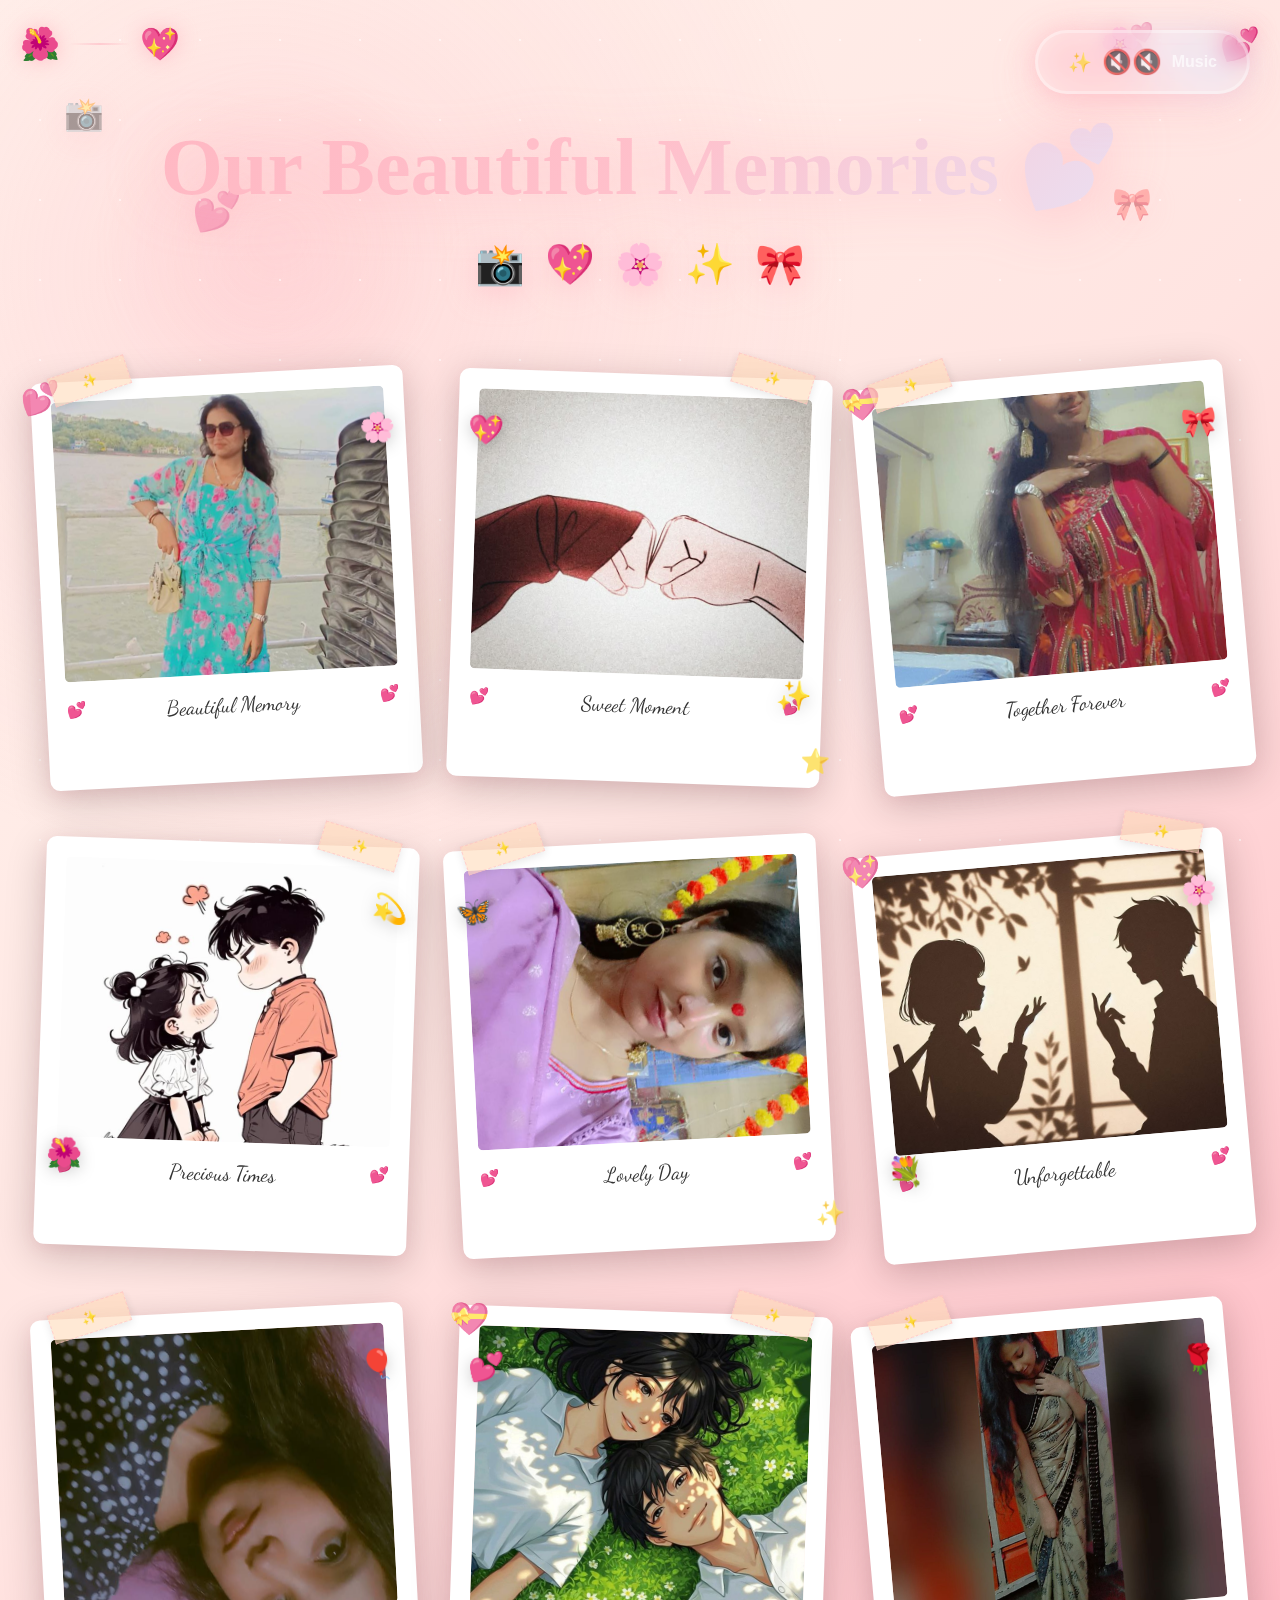
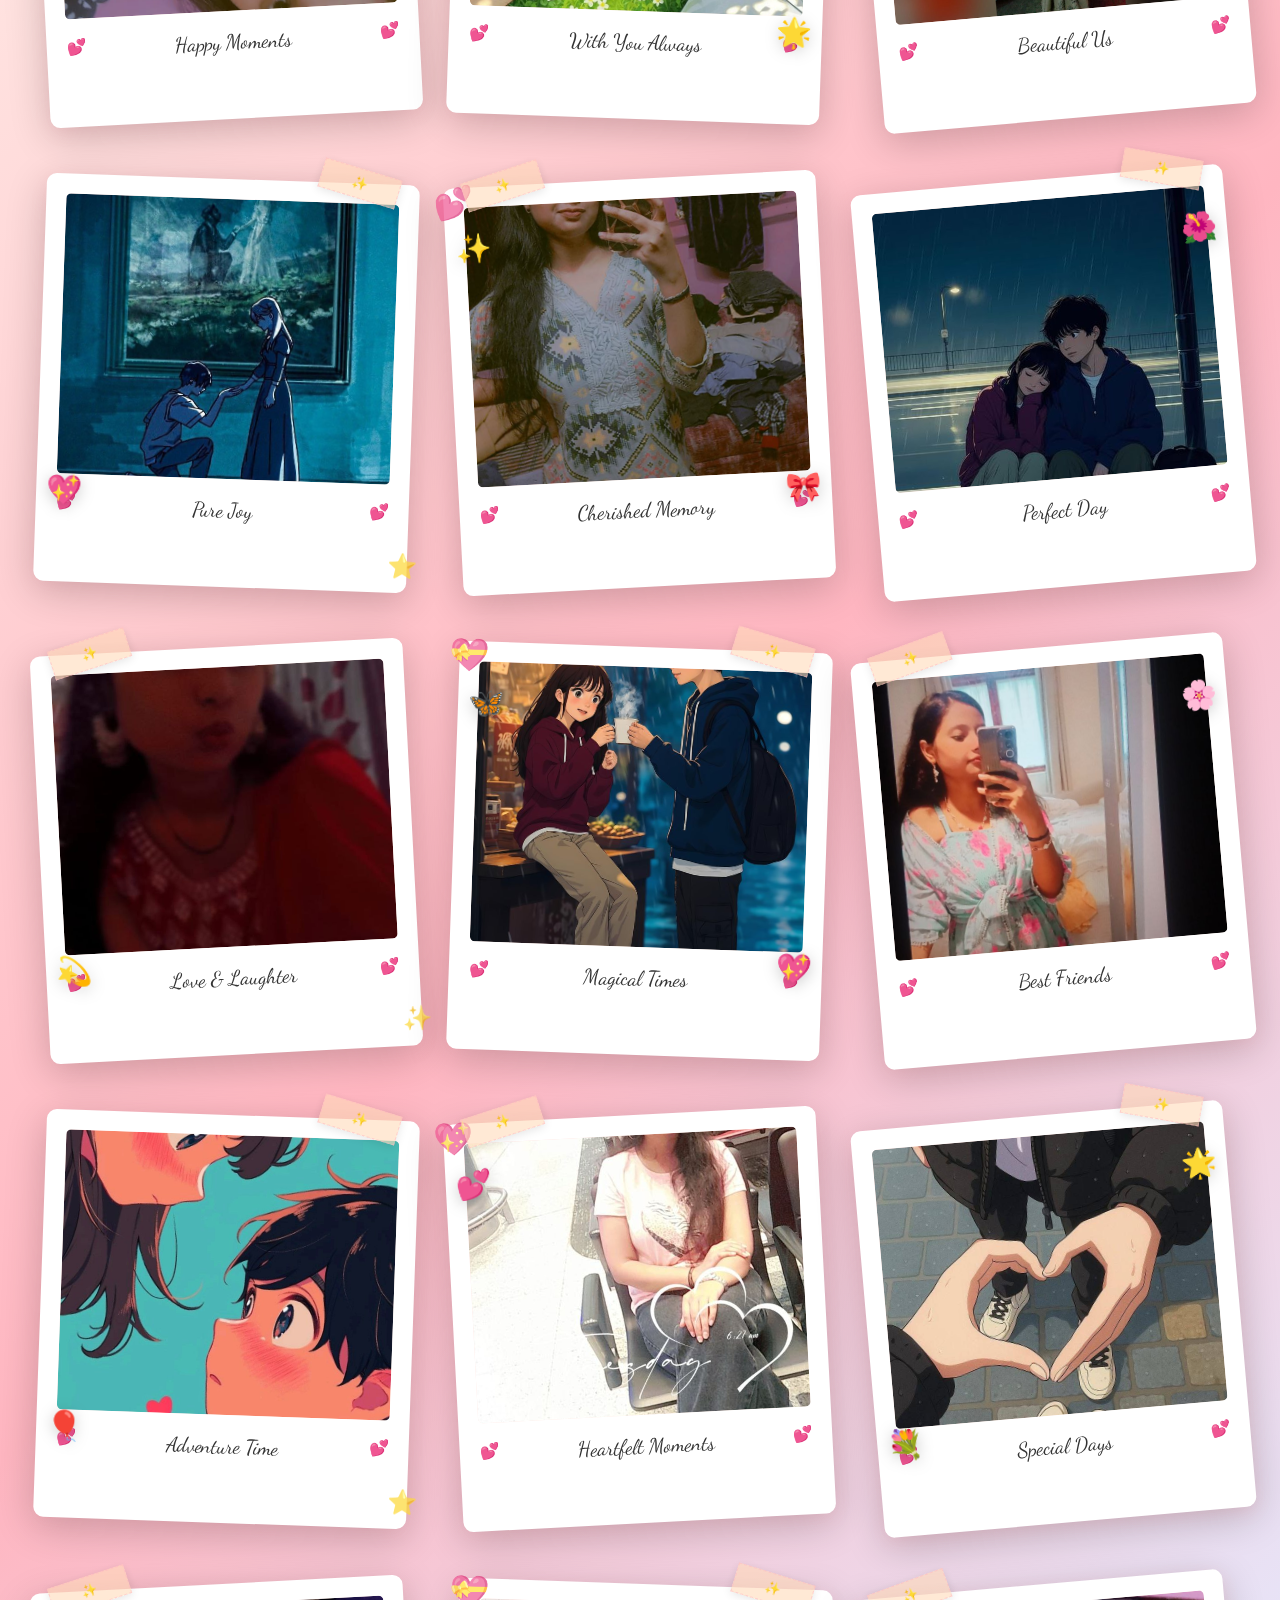
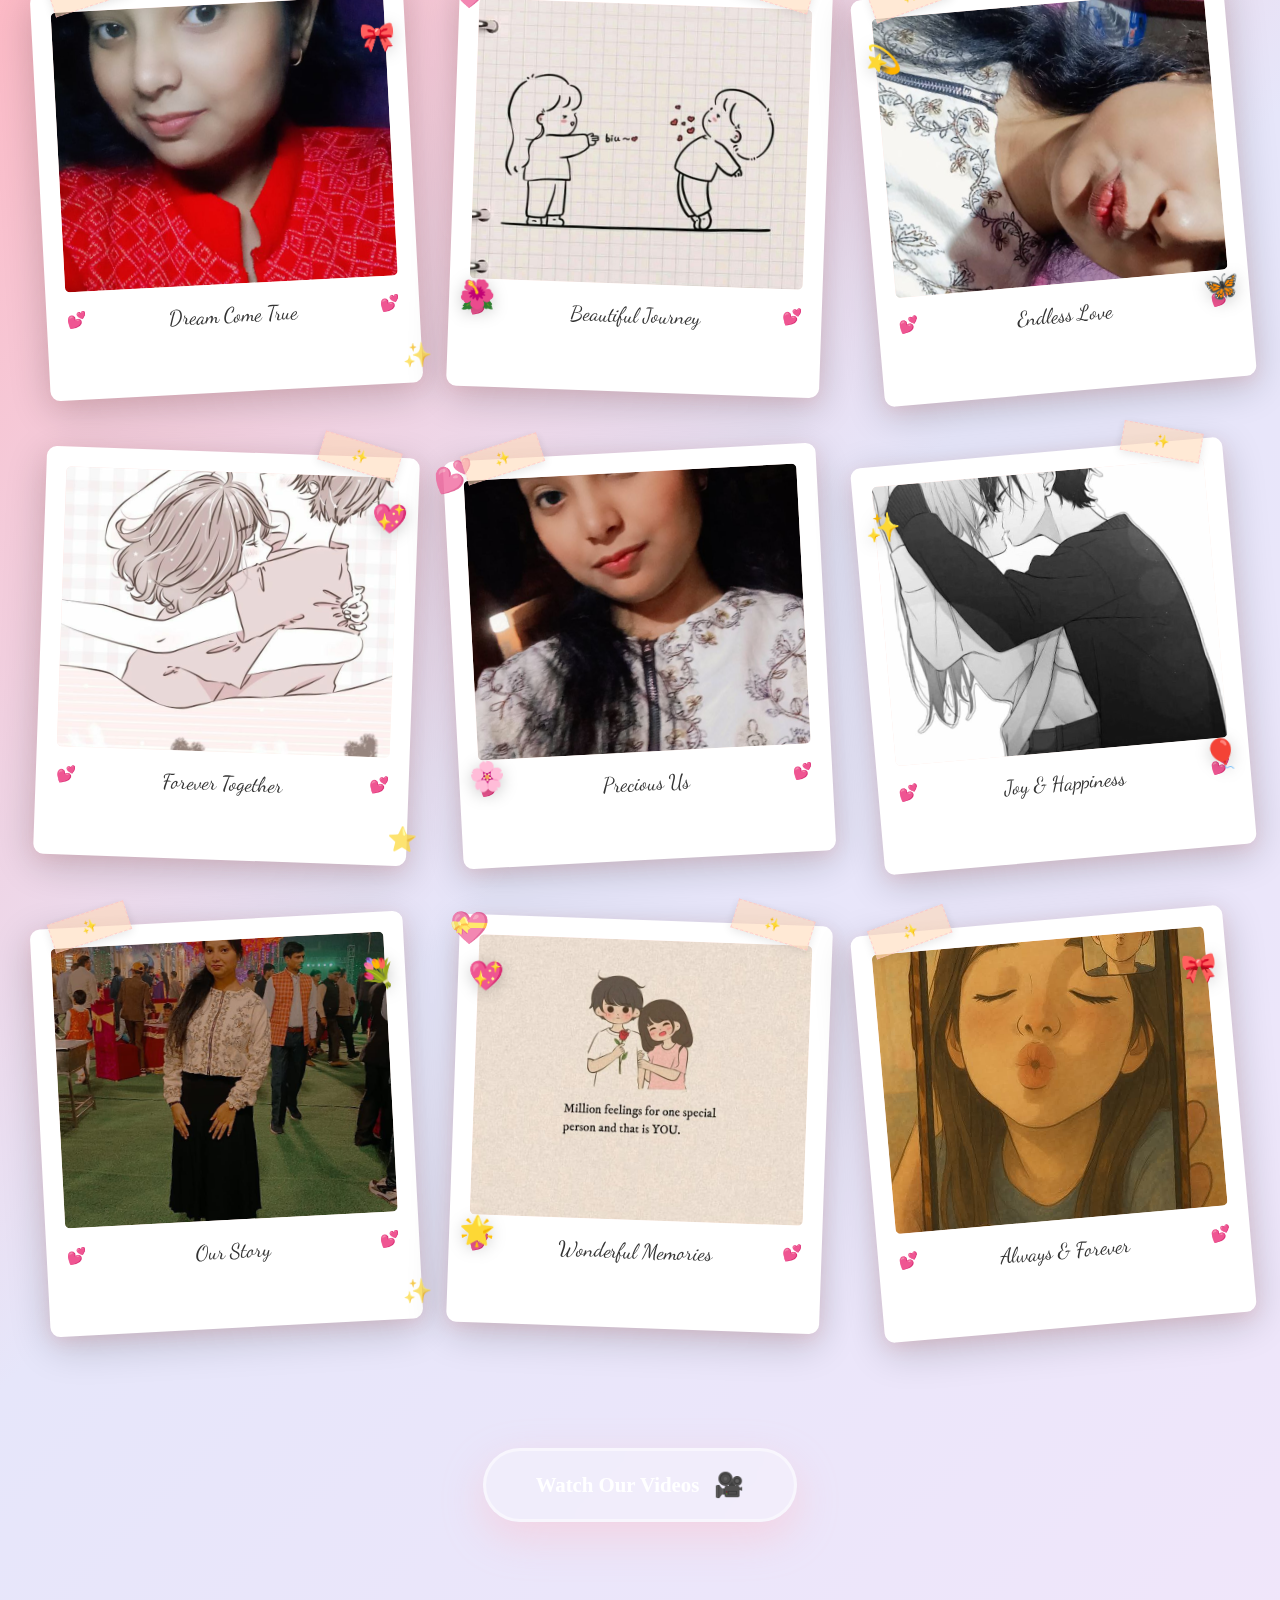
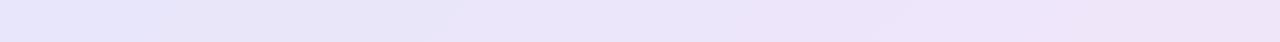
<file: memories.html>
<!DOCTYPE html>
<html lang="en">
<head>
    <meta charset="UTF-8">
    <meta name="viewport" content="width=device-width, initial-scale=1.0, maximum-scale=5.0, user-scalable=yes">
    <meta name="mobile-web-app-capable" content="yes">
    <meta name="apple-mobile-web-app-capable" content="yes">
    <title>Our Beautiful Memories 💕</title>
    <link rel="stylesheet" href="style.css">
    
    <!-- Google Fonts -->
    <link rel="preconnect" href="https://fonts.googleapis.com">
    <link rel="preconnect" href="https://fonts.gstatic.com" crossorigin>
    <link href="https://fonts.googleapis.com/css2?family=Poppins:wght@400;600&family=Dancing+Script:wght@700&display=swap" rel="stylesheet">
    
    <style>
        /* PAGE-SPECIFIC STYLES */
        body.memories-page {
            background: linear-gradient(135deg, #FFF5EE 0%, #FFE4E1 25%, #FFB6C1 50%, #E6E6FA 75%, #F0E6FA 100%);
            min-height: 100vh;
        }
        
        .memories-container {
            max-width: 1400px;
            margin: 0 auto;
            padding: 120px 40px 80px;
            position: relative;
            z-index: 20;
        }
        
        /* Scrapbook Header */
        .scrapbook-header {
            text-align: center;
            margin-bottom: 80px;
            position: relative;
        }
        
        .scrapbook-title {
            font-family: 'Great Vibes', cursive;
            font-size: 5rem;
            background: linear-gradient(135deg, #FFB6C1, #FFC0CB, #E6E6FA);
            background-clip: text;
            -webkit-background-clip: text;
            -webkit-text-fill-color: transparent;
            filter: drop-shadow(0 5px 30px rgba(255, 182, 193, 0.8));
            animation: titleFloat 4s ease-in-out infinite;
            margin-bottom: 20px;
        }
        
        @keyframes titleFloat {
            0%, 100% { transform: translateY(0); }
            50% { transform: translateY(-10px); }
        }
        
        .header-stickers {
            display: flex;
            justify-content: center;
            gap: 20px;
            font-size: 2.5rem;
            margin-top: 20px;
        }
        
        .sticker {
            display: inline-block;
            animation: stickerBounce 2s ease-in-out infinite;
            filter: drop-shadow(0 5px 15px rgba(255, 182, 193, 0.6));
        }
        
        .sticker:nth-child(1) { animation-delay: 0s; }
        .sticker:nth-child(2) { animation-delay: 0.3s; }
        .sticker:nth-child(3) { animation-delay: 0.6s; }
        .sticker:nth-child(4) { animation-delay: 0.9s; }
        .sticker:nth-child(5) { animation-delay: 1.2s; }
        
        @keyframes stickerBounce {
            0%, 100% { transform: translateY(0) rotate(0deg) scale(1); }
            25% { transform: translateY(-15px) rotate(10deg) scale(1.1); }
            75% { transform: translateY(-5px) rotate(-10deg) scale(1.05); }
        }
        
        /* Masonry Gallery */
        .memories-gallery {
            display: grid;
            grid-template-columns: repeat(auto-fit, minmax(320px, 1fr));
            gap: 60px 40px;
            margin-top: 60px;
        }
        
        /* Polaroid Photo Cards */
        .polaroid-card {
            position: relative;
            background: white;
            padding: 20px 20px 60px;
            border-radius: 10px;
            box-shadow: 0 10px 40px rgba(0, 0, 0, 0.2),
                        0 5px 15px rgba(255, 182, 193, 0.3);
            transition: all 0.5s cubic-bezier(0.34, 1.56, 0.64, 1);
            cursor: pointer;
            transform-origin: center;
        }
        
        .polaroid-card:nth-child(odd) {
            transform: rotate(-3deg);
        }
        
        .polaroid-card:nth-child(even) {
            transform: rotate(2deg);
        }
        
        .polaroid-card:nth-child(3n) {
            transform: rotate(-5deg);
        }
        
        .polaroid-card:hover {
            transform: rotate(0deg) scale(1.1) translateY(-20px) !important;
            box-shadow: 0 20px 60px rgba(255, 182, 193, 0.5),
                        0 10px 30px rgba(230, 230, 250, 0.4),
                        0 0 40px rgba(255, 182, 193, 0.6);
            z-index: 100;
        }
        
        /* Decorative Tape */
        .tape {
            position: absolute;
            top: -15px;
            width: 80px;
            height: 30px;
            background: rgba(255, 218, 185, 0.6);
            border: 1px dashed rgba(255, 182, 193, 0.5);
            box-shadow: 0 2px 10px rgba(0, 0, 0, 0.1);
            z-index: 10;
        }
        
        .tape-left {
            left: 20px;
            transform: rotate(-15deg);
        }
        
        .tape-right {
            right: 20px;
            transform: rotate(15deg);
        }
        
        .tape::after {
            content: '✨';
            position: absolute;
            top: 50%;
            left: 50%;
            transform: translate(-50%, -50%);
            font-size: 0.8rem;
        }
        
        /* Photo Container */
        .photo-container {
            position: relative;
            width: 100%;
            height: 280px;
            overflow: hidden;
            border-radius: 5px;
            background: linear-gradient(135deg, #FFE4E1, #FFF5EE);
            display: flex;
            align-items: center;
            justify-content: center;
        }
        
        .photo-placeholder {
            width: 100%;
            height: 100%;
            background: linear-gradient(135deg, 
                rgba(255, 182, 193, 0.3),
                rgba(230, 230, 250, 0.3),
                rgba(255, 218, 185, 0.3)
            );
            display: flex;
            align-items: center;
            justify-content: center;
            font-size: 4rem;
            position: relative;
            overflow: hidden;
        }
        
        .photo-placeholder::before {
            content: '';
            position: absolute;
            top: -50%;
            left: -50%;
            width: 200%;
            height: 200%;
            background: linear-gradient(45deg,
                transparent 30%,
                rgba(255, 255, 255, 0.3) 50%,
                transparent 70%
            );
            animation: photoShine 3s ease-in-out infinite;
        }
        
        @keyframes photoShine {
            0%, 100% { transform: translate(-50%, -50%) rotate(0deg); }
            50% { transform: translate(50%, 50%) rotate(180deg); }
        }
        
        /* Caption */
        .photo-caption {
            font-family: 'Dancing Script', cursive;
            font-size: 1.3rem;
            color: #333;
            text-align: center;
            margin-top: 15px;
            padding: 0 10px;
            line-height: 1.6;
            position: relative;
        }
        
        .photo-caption::before,
        .photo-caption::after {
            content: '💕';
            position: absolute;
            font-size: 1rem;
            animation: heartPulse 1.5s ease-in-out infinite;
        }
        
        .photo-caption::before {
            left: 0;
        }
        
        .photo-caption::after {
            right: 0;
        }
        
        /* Decorative Stickers on Cards */
        .card-sticker {
            position: absolute;
            font-size: 1.8rem;
            z-index: 15;
            filter: drop-shadow(0 3px 8px rgba(0, 0, 0, 0.2));
            animation: stickerWiggle 3s ease-in-out infinite;
        }
        
        @keyframes stickerWiggle {
            0%, 100% { transform: rotate(0deg) scale(1); }
            25% { transform: rotate(5deg) scale(1.1); }
            75% { transform: rotate(-5deg) scale(1.05); }
        }
        
        .sticker-tl {
            top: 40px;
            left: 10px;
            animation-delay: 0s;
        }
        
        .sticker-tr {
            top: 40px;
            right: 10px;
            animation-delay: 0.5s;
        }
        
        .sticker-bl {
            bottom: 70px;
            left: 10px;
            animation-delay: 1s;
        }
        
        .sticker-br {
            bottom: 70px;
            right: 10px;
            animation-delay: 1.5s;
        }
        
        /* Doodles */
        .doodle {
            position: absolute;
            z-index: 5;
        }
        
        .doodle-heart {
            top: -10px;
            left: -10px;
            font-size: 2rem;
            color: rgba(255, 182, 193, 0.7);
            animation: doodleFloat 4s ease-in-out infinite;
        }
        
        .doodle-star {
            bottom: 10px;
            right: -10px;
            font-size: 1.5rem;
            color: rgba(230, 230, 250, 0.7);
            animation: doodleFloat 3s ease-in-out infinite reverse;
        }
        
        @keyframes doodleFloat {
            0%, 100% { transform: translate(0, 0) rotate(0deg); }
            50% { transform: translate(5px, -5px) rotate(15deg); }
        }
        
        /* Navigation Button */
        .nav-bottom {
            text-align: center;
            margin-top: 80px;
            padding: 40px 0;
        }
        
        .nav-btn {
            display: inline-flex;
            align-items: center;
            gap: 15px;
            padding: 20px 50px;
            border-radius: 50px;
            background: rgba(255, 255, 255, 0.3);
            backdrop-filter: blur(15px);
            border: 3px solid rgba(255, 255, 255, 0.5);
            color: white;
            font-family: 'Playfair Display', serif;
            font-size: 1.3rem;
            font-weight: 700;
            text-decoration: none;
            box-shadow: 0 15px 40px rgba(255, 182, 193, 0.4);
            transition: all 0.4s ease;
            position: relative;
            overflow: hidden;
        }
        
        .nav-btn::before {
            content: '';
            position: absolute;
            top: 0;
            left: -100%;
            width: 100%;
            height: 100%;
            background: linear-gradient(90deg, transparent, rgba(255, 255, 255, 0.3), transparent);
            transition: left 0.6s ease;
        }
        
        .nav-btn:hover::before {
            left: 100%;
        }
        
        .nav-btn:hover {
            transform: scale(1.08) translateY(-5px);
            box-shadow: 0 20px 60px rgba(255, 182, 193, 0.6);
        }
        
        .btn-icon {
            font-size: 1.5rem;
            animation: iconBounce 2s ease-in-out infinite;
        }
        
        @keyframes iconBounce {
            0%, 100% { transform: translateX(0); }
            50% { transform: translateX(5px); }
        }
        
        /* Floating Decorative Elements */
        .scrapbook-stickers {
            position: fixed;
            top: 0;
            left: 0;
            width: 100%;
            height: 100%;
            pointer-events: none;
            z-index: 8;
        }
        
        .floating-sticker {
            position: absolute;
            font-size: 2rem;
            opacity: 0.4;
            animation: floatSticker 15s ease-in-out infinite;
            filter: drop-shadow(0 5px 15px rgba(255, 182, 193, 0.6));
        }
        
        .fs-1 { top: 10%; left: 5%; animation-delay: 0s; }
        .fs-2 { top: 20%; right: 10%; animation-delay: 2s; }
        .fs-3 { bottom: 15%; left: 8%; animation-delay: 4s; }
        .fs-4 { bottom: 25%; right: 12%; animation-delay: 6s; }
        .fs-5 { top: 60%; left: 15%; animation-delay: 8s; }
        .fs-6 { top: 40%; right: 8%; animation-delay: 10s; }
        
        @keyframes floatSticker {
            0%, 100% { 
                transform: translateY(0) rotate(0deg) scale(1); 
                opacity: 0.4;
            }
            50% { 
                transform: translateY(-30px) rotate(180deg) scale(1.2); 
                opacity: 0.7;
            }
        }
        
        /* Responsive */
        @media (max-width: 768px) {
            .memories-gallery {
                grid-template-columns: 1fr;
                gap: 50px;
            }
            
            .scrapbook-title {
                font-size: 3.5rem;
            }
            
            .polaroid-card {
                max-width: 400px;
                margin: 0 auto;
            }
        }
    </style>
</head>
<body class="memories-page">
    <!-- SVG Filters -->
    <svg class="svg-filters" style="position: absolute; width: 0; height: 0;">
        <defs>
            <filter id="glow">
                <feGaussianBlur stdDeviation="4" result="coloredBlur"/>
                <feMerge>
                    <feMergeNode in="coloredBlur"/>
                    <feMergeNode in="SourceGraphic"/>
                </feMerge>
            </filter>
        </defs>
    </svg>

    <!-- Multiple Layered Backgrounds -->
    <div class="bg-layer bg-layer-1"></div>
    <div class="bg-layer bg-layer-2"></div>
    <div class="bg-layer bg-layer-3"></div>

    <!-- Glowing Orbs -->
    <div class="glow-orbs">
        <div class="orb orb-1"></div>
        <div class="orb orb-2"></div>
        <div class="orb orb-3"></div>
        <div class="orb orb-4"></div>
        <div class="orb orb-5"></div>
    </div>

    <!-- Floating Hearts -->
    <div class="floating-hearts"></div>

    <!-- Sparkles -->
    <div class="sparkles-container"></div>

    <!-- Scrapbook Floating Stickers -->
    <div class="scrapbook-stickers">
        <div class="floating-sticker fs-1">📸</div>
        <div class="floating-sticker fs-2">🎀</div>
        <div class="floating-sticker fs-3">💝</div>
        <div class="floating-sticker fs-4">🌸</div>
        <div class="floating-sticker fs-5">✨</div>
        <div class="floating-sticker fs-6">💕</div>
    </div>

    <!-- Music Control -->
    <div class="music-control">
        <div class="music-btn-glow"></div>
        <button class="music-btn" id="musicToggle">
            <span class="music-decoration">✨</span>
            <span class="music-icon">🎵</span>
            <span class="music-text">Music</span>
        </button>
    </div>

    <!-- Corner Flourishes -->
    <div class="corner-flourish tl">
        <span class="flourish-element">🌺</span>
        <div class="flourish-line"></div>
        <span class="flourish-element">💖</span>
    </div>
    <div class="corner-flourish tr">
        <span class="flourish-element">💕</span>
        <div class="flourish-line"></div>
        <span class="flourish-element">🌸</span>
    </div>

    <!-- Main Content -->
    <div class="memories-container">
        <!-- Scrapbook Header -->
        <div class="scrapbook-header">
            <h1 class="scrapbook-title">
                Our Beautiful Memories 💕
            </h1>
            <div class="header-stickers">
                <span class="sticker">📸</span>
                <span class="sticker">💖</span>
                <span class="sticker">🌸</span>
                <span class="sticker">✨</span>
                <span class="sticker">🎀</span>
            </div>
        </div>

        <!-- Memories Gallery -->
        <div class="memories-gallery">
            <!-- Photo Card 1 - d1 -->
            <div class="polaroid-card">
                <div class="tape tape-left"></div>
                <div class="doodle doodle-heart">💕</div>
                <div class="card-sticker sticker-tr">🌸</div>
                <div class="photo-container">
                    <img src="assets/images/d1.jpg" alt="Memory" style="width: 100%; height: 100%; object-fit: cover;">
                </div>
                <p class="photo-caption">Beautiful Memory</p>
            </div>

            <!-- Photo Card 2 - a2 -->
            <div class="polaroid-card">
                <div class="tape tape-right"></div>
                <div class="card-sticker sticker-tl">💖</div>
                <div class="card-sticker sticker-br">✨</div>
                <div class="photo-container">
                    <img src="assets/images/a2.jpeg" alt="Memory" style="width: 100%; height: 100%; object-fit: cover;">
                </div>
                <p class="photo-caption">Sweet Moment</p>
                <div class="doodle doodle-star">⭐</div>
            </div>

            <!-- Photo Card 3 - d2 -->
            <div class="polaroid-card">
                <div class="tape tape-left"></div>
                <div class="card-sticker sticker-tr">🎀</div>
                <div class="photo-container">
                    <img src="assets/images/d2.jpg" alt="Memory" style="width: 100%; height: 100%; object-fit: cover;">
                </div>
                <p class="photo-caption">Together Forever</p>
                <div class="doodle doodle-heart">💝</div>
            </div>

            <!-- Photo Card 4 - a3 -->
            <div class="polaroid-card">
                <div class="tape tape-right"></div>
                <div class="card-sticker sticker-bl">🌺</div>
                <div class="card-sticker sticker-tr">💫</div>
                <div class="photo-container">
                    <img src="assets/images/a3.jpeg" alt="Memory" style="width: 100%; height: 100%; object-fit: cover;">
                </div>
                <p class="photo-caption">Precious Times</p>
            </div>

            <!-- Photo Card 5 - d3 -->
            <div class="polaroid-card">
                <div class="tape tape-left"></div>
                <div class="card-sticker sticker-tl">🦋</div>
                <div class="photo-container">
                    <img src="assets/images/d3.jpg" alt="Memory" style="width: 100%; height: 100%; object-fit: cover;">
                </div>
                <p class="photo-caption">Lovely Day</p>
                <div class="doodle doodle-star">✨</div>
            </div>

            <!-- Photo Card 6 - a4 -->
            <div class="polaroid-card">
                <div class="tape tape-right"></div>
                <div class="card-sticker sticker-bl">💐</div>
                <div class="card-sticker sticker-tr">🌸</div>
                <div class="photo-container">
                    <img src="assets/images/a4.jpg" alt="Memory" style="width: 100%; height: 100%; object-fit: cover;">
                </div>
                <p class="photo-caption">Unforgettable</p>
                <div class="doodle doodle-heart">💖</div>
            </div>

            <!-- Photo Card 7 - d4 -->
            <div class="polaroid-card">
                <div class="tape tape-left"></div>
                <div class="card-sticker sticker-tr">🎈</div>
                <div class="photo-container">
                    <img src="assets/images/d4.jpg" alt="Memory" style="width: 100%; height: 100%; object-fit: cover;">
                </div>
                <p class="photo-caption">Happy Moments</p>
            </div>

            <!-- Photo Card 8 - a5 -->
            <div class="polaroid-card">
                <div class="tape tape-right"></div>
                <div class="card-sticker sticker-tl">💕</div>
                <div class="card-sticker sticker-br">🌟</div>
                <div class="photo-container">
                    <img src="assets/images/a5.jpeg" alt="Memory" style="width: 100%; height: 100%; object-fit: cover;">
                </div>
                <p class="photo-caption">With You Always</p>
                <div class="doodle doodle-heart">💝</div>
            </div>

            <!-- Photo Card 9 - d5 -->
            <div class="polaroid-card">
                <div class="tape tape-left"></div>
                <div class="card-sticker sticker-tr">🌹</div>
                <div class="photo-container">
                    <img src="assets/images/d5.jpg" alt="Memory" style="width: 100%; height: 100%; object-fit: cover;">
                </div>
                <p class="photo-caption">Beautiful Us</p>
            </div>

            <!-- Photo Card 10 - a6 -->
            <div class="polaroid-card">
                <div class="tape tape-right"></div>
                <div class="card-sticker sticker-bl">💖</div>
                <div class="photo-container">
                    <img src="assets/images/a6.jpeg" alt="Memory" style="width: 100%; height: 100%; object-fit: cover;">
                </div>
                <p class="photo-caption">Pure Joy</p>
                <div class="doodle doodle-star">⭐</div>
            </div>

            <!-- Photo Card 11 - d6 -->
            <div class="polaroid-card">
                <div class="tape tape-left"></div>
                <div class="card-sticker sticker-tl">✨</div>
                <div class="card-sticker sticker-br">🎀</div>
                <div class="photo-container">
                    <img src="assets/images/d6.jpg" alt="Memory" style="width: 100%; height: 100%; object-fit: cover;">
                </div>
                <p class="photo-caption">Cherished Memory</p>
                <div class="doodle doodle-heart">💕</div>
            </div>

            <!-- Photo Card 12 - a7 -->
            <div class="polaroid-card">
                <div class="tape tape-right"></div>
                <div class="card-sticker sticker-tr">🌺</div>
                <div class="photo-container">
                    <img src="assets/images/a7.jpeg" alt="Memory" style="width: 100%; height: 100%; object-fit: cover;">
                </div>
                <p class="photo-caption">Perfect Day</p>
            </div>

            <!-- Photo Card 13 - d7 -->
            <div class="polaroid-card">
                <div class="tape tape-left"></div>
                <div class="card-sticker sticker-bl">💫</div>
                <div class="photo-container">
                    <img src="assets/images/d7.jpg" alt="Memory" style="width: 100%; height: 100%; object-fit: cover;">
                </div>
                <p class="photo-caption">Love & Laughter</p>
                <div class="doodle doodle-star">✨</div>
            </div>

            <!-- Photo Card 14 - a8 -->
            <div class="polaroid-card">
                <div class="tape tape-right"></div>
                <div class="card-sticker sticker-tl">🦋</div>
                <div class="card-sticker sticker-br">💖</div>
                <div class="photo-container">
                    <img src="assets/images/a8.jpeg" alt="Memory" style="width: 100%; height: 100%; object-fit: cover;">
                </div>
                <p class="photo-caption">Magical Times</p>
                <div class="doodle doodle-heart">💝</div>
            </div>

            <!-- Photo Card 15 - d8 -->
            <div class="polaroid-card">
                <div class="tape tape-left"></div>
                <div class="card-sticker sticker-tr">🌸</div>
                <div class="photo-container">
                    <img src="assets/images/d8.jpg" alt="Memory" style="width: 100%; height: 100%; object-fit: cover;">
                </div>
                <p class="photo-caption">Best Friends</p>
            </div>

            <!-- Photo Card 16 - a9 -->
            <div class="polaroid-card">
                <div class="tape tape-right"></div>
                <div class="card-sticker sticker-bl">🎈</div>
                <div class="photo-container">
                    <img src="assets/images/a9.jpeg" alt="Memory" style="width: 100%; height: 100%; object-fit: cover;">
                </div>
                <p class="photo-caption">Adventure Time</p>
                <div class="doodle doodle-star">⭐</div>
            </div>

            <!-- Photo Card 17 - d9 -->
            <div class="polaroid-card">
                <div class="tape tape-left"></div>
                <div class="card-sticker sticker-tl">💕</div>
                <div class="photo-container">
                    <img src="assets/images/d9.jpg" alt="Memory" style="width: 100%; height: 100%; object-fit: cover;">
                </div>
                <p class="photo-caption">Heartfelt Moments</p>
                <div class="doodle doodle-heart">💖</div>
            </div>

            <!-- Photo Card 18 - a10 -->
            <div class="polaroid-card">
                <div class="tape tape-right"></div>
                <div class="card-sticker sticker-tr">🌟</div>
                <div class="card-sticker sticker-bl">💐</div>
                <div class="photo-container">
                    <img src="assets/images/a10.jpeg" alt="Memory" style="width: 100%; height: 100%; object-fit: cover;">
                </div>
                <p class="photo-caption">Special Days</p>
            </div>

            <!-- Photo Card 19 - d10 -->
            <div class="polaroid-card">
                <div class="tape tape-left"></div>
                <div class="card-sticker sticker-tr">🎀</div>
                <div class="photo-container">
                    <img src="assets/images/d10.jpg" alt="Memory" style="width: 100%; height: 100%; object-fit: cover;">
                </div>
                <p class="photo-caption">Dream Come True</p>
                <div class="doodle doodle-star">✨</div>
            </div>

            <!-- Photo Card 20 - a11 -->
            <div class="polaroid-card">
                <div class="tape tape-right"></div>
                <div class="card-sticker sticker-bl">🌺</div>
                <div class="photo-container">
                    <img src="assets/images/a11.jpeg" alt="Memory" style="width: 100%; height: 100%; object-fit: cover;">
                </div>
                <p class="photo-caption">Beautiful Journey</p>
                <div class="doodle doodle-heart">💝</div>
            </div>

            <!-- Photo Card 21 - d11 -->
            <div class="polaroid-card">
                <div class="tape tape-left"></div>
                <div class="card-sticker sticker-tl">💫</div>
                <div class="card-sticker sticker-br">🦋</div>
                <div class="photo-container">
                    <img src="assets/images/d11.jpg" alt="Memory" style="width: 100%; height: 100%; object-fit: cover;">
                </div>
                <p class="photo-caption">Endless Love</p>
            </div>

            <!-- Photo Card 22 - a12 -->
            <div class="polaroid-card">
                <div class="tape tape-right"></div>
                <div class="card-sticker sticker-tr">💖</div>
                <div class="photo-container">
                    <img src="assets/images/a12.jpeg" alt="Memory" style="width: 100%; height: 100%; object-fit: cover;">
                </div>
                <p class="photo-caption">Forever Together</p>
                <div class="doodle doodle-star">⭐</div>
            </div>

            <!-- Photo Card 23 - d12 -->
            <div class="polaroid-card">
                <div class="tape tape-left"></div>
                <div class="card-sticker sticker-bl">🌸</div>
                <div class="photo-container">
                    <img src="assets/images/d12.jpg" alt="Memory" style="width: 100%; height: 100%; object-fit: cover;">
                </div>
                <p class="photo-caption">Precious Us</p>
                <div class="doodle doodle-heart">💕</div>
            </div>

            <!-- Photo Card 24 - a13 -->
            <div class="polaroid-card">
                <div class="tape tape-right"></div>
                <div class="card-sticker sticker-tl">✨</div>
                <div class="card-sticker sticker-br">🎈</div>
                <div class="photo-container">
                    <img src="assets/images/a13.jpeg" alt="Memory" style="width: 100%; height: 100%; object-fit: cover;">
                </div>
                <p class="photo-caption">Joy & Happiness</p>
            </div>

            <!-- Photo Card 25 - d13 -->
            <div class="polaroid-card">
                <div class="tape tape-left"></div>
                <div class="card-sticker sticker-tr">💐</div>
                <div class="photo-container">
                    <img src="assets/images/d13.jpg" alt="Memory" style="width: 100%; height: 100%; object-fit: cover;">
                </div>
                <p class="photo-caption">Our Story</p>
                <div class="doodle doodle-star">✨</div>
            </div>

            <!-- Photo Card 26 - a14 -->
            <div class="polaroid-card">
                <div class="tape tape-right"></div>
                <div class="card-sticker sticker-bl">🌟</div>
                <div class="card-sticker sticker-tl">💖</div>
                <div class="photo-container">
                    <img src="assets/images/a14.jpeg" alt="Memory" style="width: 100%; height: 100%; object-fit: cover;">
                </div>
                <p class="photo-caption">Wonderful Memories</p>
                <div class="doodle doodle-heart">💝</div>
            </div>

            <!-- Photo Card 27 - a15 -->
            <div class="polaroid-card">
                <div class="tape tape-left"></div>
                <div class="card-sticker sticker-tr">🎀</div>
                <div class="photo-container">
                    <img src="assets/images/a15.jpeg" alt="Memory" style="width: 100%; height: 100%; object-fit: cover;">
                </div>
                <p class="photo-caption">Always & Forever</p>
            </div>
        </div>

        <!-- Navigation -->
        <div class="nav-bottom">
            <a href="videos.html" class="nav-btn">
                <span>Watch Our Videos</span>
                <span class="btn-icon">🎥</span>
            </a>
        </div>
    </div>

    <audio id="bgMusic" loop>
        <source src="assets/music/m3.ogg" type="audio/ogg">
        Your browser does not support the audio element.
    </audio>
    <script src="script.js"></script>
</body>
</html>
</file>
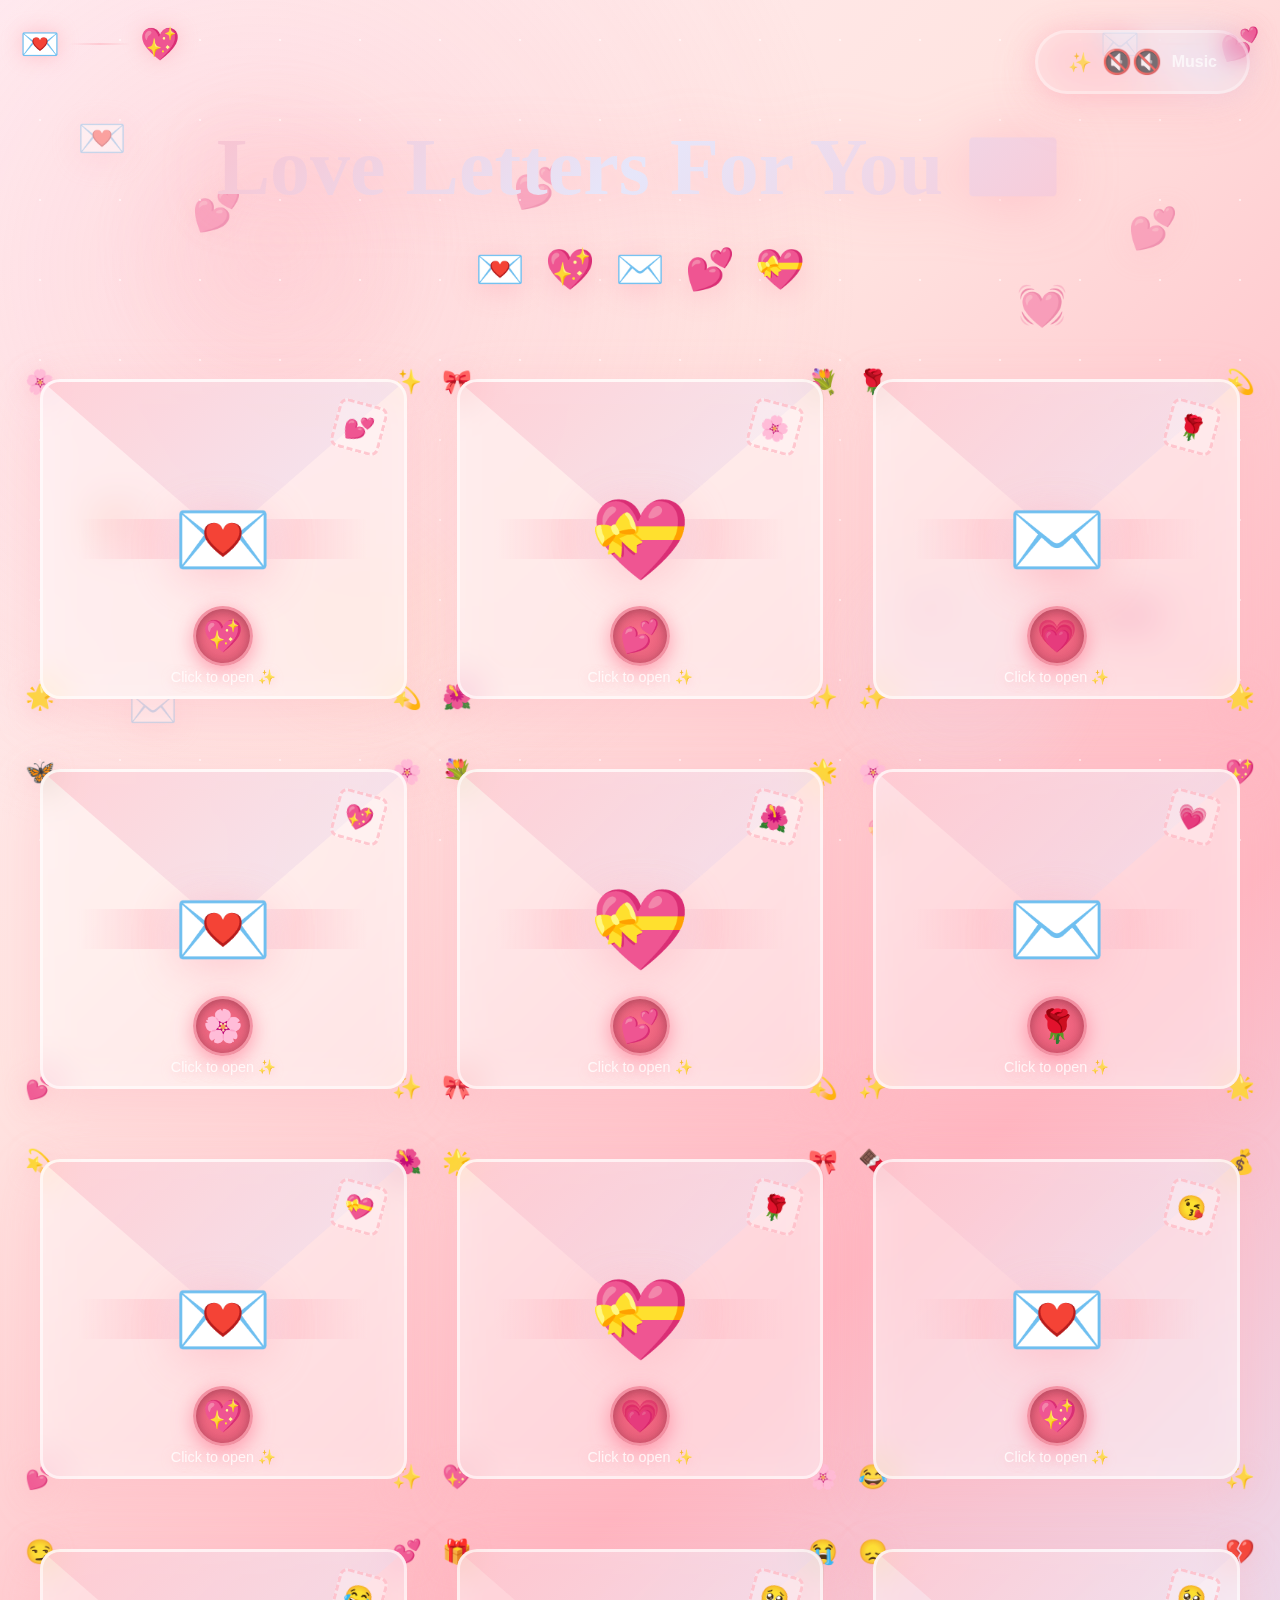
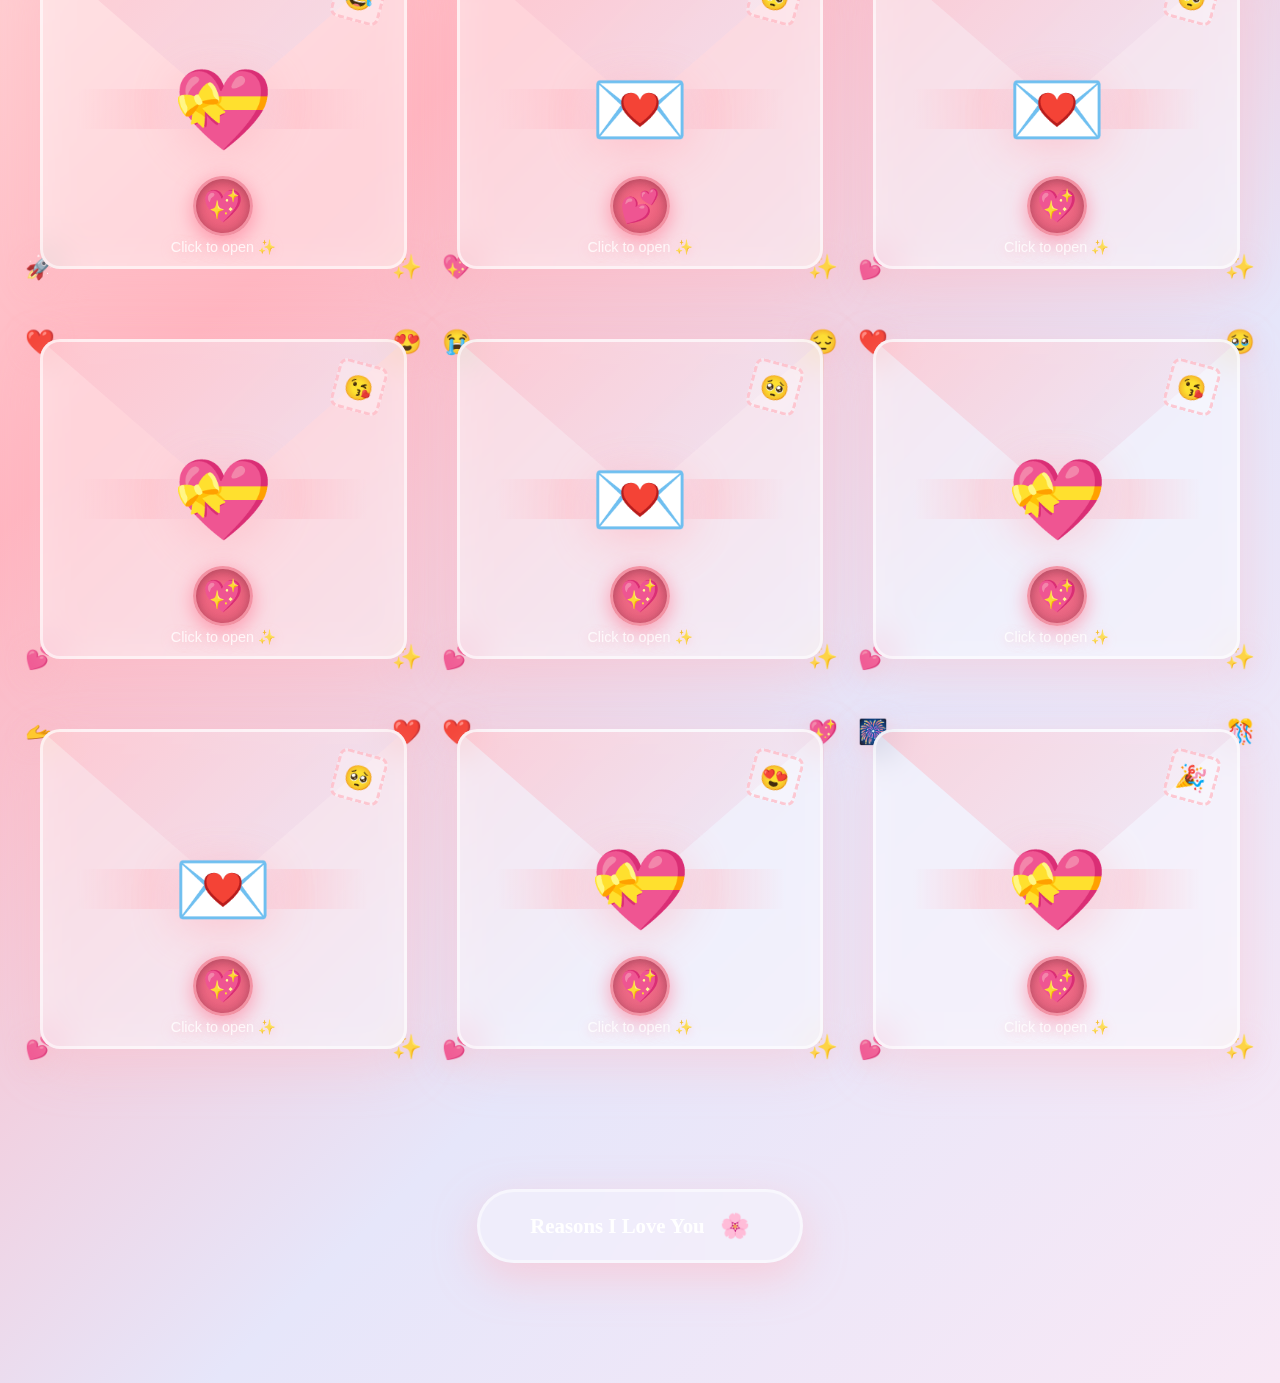
<file: messages.html>
<!DOCTYPE html>
<html lang="en">
<head>
    <meta charset="UTF-8">
    <meta name="viewport" content="width=device-width, initial-scale=1.0, maximum-scale=5.0, user-scalable=yes">
    <meta name="mobile-web-app-capable" content="yes">
    <meta name="apple-mobile-web-app-capable" content="yes">
    <title>Love Letters 💌</title>
    <link rel="stylesheet" href="style.css">
    
    <!-- Google Fonts -->
    <link rel="preconnect" href="https://fonts.googleapis.com">
    <link rel="preconnect" href="https://fonts.gstatic.com" crossorigin>
    <link href="https://fonts.googleapis.com/css2?family=Poppins:wght@400;600&family=Dancing+Script:wght@700&display=swap" rel="stylesheet">
    
    <style>
        /* PAGE-SPECIFIC STYLES */
        body.messages-page {
            background: linear-gradient(135deg, #FFF0F5 0%, #FFE4E1 25%, #FFB6C1 50%, #E6E6FA 75%, #F8E8F5 100%);
            min-height: 100vh;
        }
        
        .messages-container {
            max-width: 1400px;
            margin: 0 auto;
            padding: 120px 40px 80px;
            position: relative;
            z-index: 20;
        }
        
        /* Header */
        .messages-header {
            text-align: center;
            margin-bottom: 80px;
            position: relative;
        }
        
        .messages-title {
            font-family: 'Great Vibes', cursive;
            font-size: 5rem;
            background: linear-gradient(135deg, #FFB6C1, #E6E6FA, #FFC0CB);
            background-clip: text;
            -webkit-background-clip: text;
            -webkit-text-fill-color: transparent;
            filter: drop-shadow(0 5px 30px rgba(255, 182, 193, 0.8));
            animation: titleFloat 4s ease-in-out infinite;
            margin-bottom: 20px;
        }
        
        .header-letters {
            display: flex;
            justify-content: center;
            gap: 20px;
            margin-top: 25px;
        }
        
        .letter-icon {
            font-size: 2.5rem;
            animation: letterBounce 2s ease-in-out infinite;
            filter: drop-shadow(0 5px 15px rgba(255, 182, 193, 0.7));
        }
        
        .letter-icon:nth-child(1) { animation-delay: 0s; }
        .letter-icon:nth-child(2) { animation-delay: 0.4s; }
        .letter-icon:nth-child(3) { animation-delay: 0.8s; }
        .letter-icon:nth-child(4) { animation-delay: 1.2s; }
        .letter-icon:nth-child(5) { animation-delay: 1.6s; }
        
        @keyframes letterBounce {
            0%, 100% { transform: translateY(0) rotate(0deg); }
            25% { transform: translateY(-15px) rotate(-10deg); }
            75% { transform: translateY(-5px) rotate(10deg); }
        }
        
        /* Messages Grid */
        .messages-grid {
            display: grid;
            grid-template-columns: repeat(auto-fit, minmax(350px, 1fr));
            gap: 70px 50px;
            margin-top: 60px;
        }
        
        /* Envelope Card Container */
        .envelope-card {
            position: relative;
            height: 320px;
            perspective: 1500px;
            cursor: pointer;
            animation: floatEnvelope 5s ease-in-out infinite;
        }
        
        .envelope-card:nth-child(1) { animation-delay: 0s; }
        .envelope-card:nth-child(2) { animation-delay: 0.8s; }
        .envelope-card:nth-child(3) { animation-delay: 1.6s; }
        .envelope-card:nth-child(4) { animation-delay: 2.4s; }
        .envelope-card:nth-child(5) { animation-delay: 3.2s; }
        .envelope-card:nth-child(6) { animation-delay: 4s; }
        .envelope-card:nth-child(7) { animation-delay: 4.8s; }
        .envelope-card:nth-child(8) { animation-delay: 5.6s; }
        
        @keyframes floatEnvelope {
            0%, 100% { transform: translateY(0); }
            50% { transform: translateY(-15px); }
        }
        
        .envelope-card:hover {
            z-index: 100;
        }
        
        /* Flip Card Inner */
        .card-inner {
            position: relative;
            width: 100%;
            height: 100%;
            transition: transform 0.8s cubic-bezier(0.4, 0.2, 0.2, 1);
            transform-style: preserve-3d;
        }
        
        .envelope-card.flipped .card-inner {
            transform: rotateY(180deg);
        }
        
        /* Front & Back Shared */
        .card-front,
        .card-back {
            position: absolute;
            width: 100%;
            height: 100%;
            backface-visibility: hidden;
            border-radius: 20px;
        }
        
        /* Envelope Front */
        .card-front {
            background: rgba(255, 255, 255, 0.4);
            backdrop-filter: blur(20px);
            border: 3px solid rgba(255, 255, 255, 0.6);
            box-shadow: 0 15px 50px rgba(255, 182, 193, 0.4),
                        inset 0 0 40px rgba(255, 255, 255, 0.2);
            display: flex;
            flex-direction: column;
            align-items: center;
            justify-content: center;
            gap: 20px;
            position: relative;
            overflow: hidden;
        }
        
        /* Envelope Flap Design */
        .envelope-flap {
            position: absolute;
            top: 0;
            left: 0;
            right: 0;
            height: 50%;
            background: linear-gradient(135deg,
                rgba(255, 182, 193, 0.5),
                rgba(230, 230, 250, 0.5)
            );
            clip-path: polygon(0 0, 100% 0, 50% 100%);
            border-bottom: 2px solid rgba(255, 255, 255, 0.4);
            transition: all 0.6s ease;
        }
        
        .envelope-card:hover .envelope-flap {
            transform: translateY(-10px);
            opacity: 0.8;
        }
        
        /* Envelope Icon */
        .envelope-icon {
            font-size: 5rem;
            filter: drop-shadow(0 8px 25px rgba(255, 182, 193, 0.7));
            animation: envelopePulse 3s ease-in-out infinite;
            z-index: 10;
        }
        
        @keyframes envelopePulse {
            0%, 100% { transform: scale(1); }
            50% { transform: scale(1.1); }
        }
        
        /* Wax Seal */
        .wax-seal {
            position: absolute;
            bottom: 30px;
            width: 60px;
            height: 60px;
            background: radial-gradient(circle, rgba(255, 100, 130, 0.9), rgba(200, 50, 80, 0.8));
            border-radius: 50%;
            display: flex;
            align-items: center;
            justify-content: center;
            font-size: 2rem;
            box-shadow: 0 5px 20px rgba(255, 100, 130, 0.6),
                        inset 0 2px 10px rgba(0, 0, 0, 0.2);
            border: 3px solid rgba(255, 182, 193, 0.6);
            animation: sealGlow 2s ease-in-out infinite;
            z-index: 10;
        }
        
        @keyframes sealGlow {
            0%, 100% { box-shadow: 0 5px 20px rgba(255, 100, 130, 0.6); }
            50% { box-shadow: 0 5px 35px rgba(255, 100, 130, 0.9); }
        }
        
        /* Click Hint */
        .click-hint {
            position: absolute;
            bottom: 10px;
            font-family: 'Quicksand', sans-serif;
            font-size: 0.9rem;
            color: rgba(255, 255, 255, 0.8);
            text-shadow: 0 2px 10px rgba(255, 182, 193, 0.6);
            animation: hintBlink 2s ease-in-out infinite;
            z-index: 10;
        }
        
        @keyframes hintBlink {
            0%, 100% { opacity: 0.6; }
            50% { opacity: 1; }
        }
        
        /* Decorative Stamps */
        .stamp {
            position: absolute;
            top: 20px;
            right: 20px;
            width: 50px;
            height: 50px;
            border: 3px dashed rgba(255, 182, 193, 0.7);
            border-radius: 8px;
            background: rgba(255, 255, 255, 0.3);
            display: flex;
            align-items: center;
            justify-content: center;
            font-size: 1.5rem;
            transform: rotate(15deg);
            animation: stampWiggle 4s ease-in-out infinite;
            z-index: 10;
        }
        
        @keyframes stampWiggle {
            0%, 100% { transform: rotate(15deg); }
            50% { transform: rotate(20deg) scale(1.05); }
        }
        
        /* Decorative Ribbon */
        .ribbon {
            position: absolute;
            top: 50%;
            left: 50%;
            transform: translate(-50%, -50%);
            width: 80%;
            height: 40px;
            background: linear-gradient(90deg,
                transparent,
                rgba(255, 182, 193, 0.4),
                rgba(230, 230, 250, 0.4),
                rgba(255, 182, 193, 0.4),
                transparent
            );
            z-index: 5;
        }
        
        /* Letter Back (Message) */
        .card-back {
            background: rgba(255, 255, 255, 0.6);
            backdrop-filter: blur(25px);
            border: 3px solid rgba(255, 255, 255, 0.7);
            box-shadow: 0 20px 60px rgba(255, 182, 193, 0.5),
                        inset 0 0 50px rgba(255, 255, 255, 0.3);
            transform: rotateY(180deg);
            padding: 40px 30px;
            display: flex;
            flex-direction: column;
            justify-content: center;
            position: relative;
            overflow: hidden;
        }
        
        /* Letter Paper Texture */
        .card-back::before {
            content: '';
            position: absolute;
            top: 0;
            left: 0;
            width: 100%;
            height: 100%;
            background-image: repeating-linear-gradient(
                transparent,
                transparent 30px,
                rgba(255, 182, 193, 0.1) 30px,
                rgba(255, 182, 193, 0.1) 31px
            );
            pointer-events: none;
        }
        
        /* Message Text */
        .message-text {
            font-family: 'Dancing Script', cursive;
            font-size: 1.4rem;
            line-height: 1.8;
            color: #333;
            text-align: center;
            position: relative;
            z-index: 10;
            text-shadow: 0 1px 3px rgba(255, 255, 255, 0.8);
        }
        
        .message-decoration {
            display: flex;
            justify-content: center;
            gap: 10px;
            margin-top: 20px;
        }
        
        .msg-heart {
            font-size: 1.5rem;
            animation: heartPulse 1.5s ease-in-out infinite;
        }
        
        .msg-heart:nth-child(1) { animation-delay: 0s; }
        .msg-heart:nth-child(2) { animation-delay: 0.3s; }
        .msg-heart:nth-child(3) { animation-delay: 0.6s; }
        
        /* Back Button */
        .flip-back-btn {
            position: absolute;
            bottom: 20px;
            left: 50%;
            transform: translateX(-50%);
            padding: 10px 25px;
            border-radius: 25px;
            background: rgba(255, 182, 193, 0.4);
            backdrop-filter: blur(10px);
            border: 2px solid rgba(255, 255, 255, 0.6);
            color: white;
            font-family: 'Quicksand', sans-serif;
            font-size: 0.9rem;
            font-weight: 600;
            cursor: pointer;
            box-shadow: 0 5px 20px rgba(255, 182, 193, 0.4);
            transition: all 0.3s ease;
            z-index: 20;
        }
        
        .flip-back-btn:hover {
            transform: translateX(-50%) scale(1.05);
            background: rgba(255, 182, 193, 0.6);
        }
        
        /* Card Decorations */
        .card-decoration {
            position: absolute;
            font-size: 1.5rem;
            animation: cardDecoFloat 4s ease-in-out infinite;
            filter: drop-shadow(0 3px 10px rgba(255, 182, 193, 0.5));
            pointer-events: none;
        }
        
        .cd-1 { top: -15px; left: -15px; animation-delay: 0s; }
        .cd-2 { top: -15px; right: -15px; animation-delay: 0.5s; }
        .cd-3 { bottom: -15px; left: -15px; animation-delay: 1s; }
        .cd-4 { bottom: -15px; right: -15px; animation-delay: 1.5s; }
        
        @keyframes cardDecoFloat {
            0%, 100% { transform: translateY(0) rotate(0deg); }
            50% { transform: translateY(-10px) rotate(180deg); }
        }
        
        /* Navigation */
        .nav-bottom {
            text-align: center;
            margin-top: 100px;
            padding: 40px 0;
        }
        
        .nav-btn {
            display: inline-flex;
            align-items: center;
            gap: 15px;
            padding: 20px 50px;
            border-radius: 50px;
            background: rgba(255, 255, 255, 0.3);
            backdrop-filter: blur(15px);
            border: 3px solid rgba(255, 255, 255, 0.5);
            color: white;
            font-family: 'Playfair Display', serif;
            font-size: 1.3rem;
            font-weight: 700;
            text-decoration: none;
            box-shadow: 0 15px 40px rgba(255, 182, 193, 0.5);
            transition: all 0.4s ease;
            position: relative;
            overflow: hidden;
        }
        
        .nav-btn::before {
            content: '';
            position: absolute;
            top: 0;
            left: -100%;
            width: 100%;
            height: 100%;
            background: linear-gradient(90deg, transparent, rgba(255, 255, 255, 0.3), transparent);
            transition: left 0.6s ease;
        }
        
        .nav-btn:hover::before {
            left: 100%;
        }
        
        .nav-btn:hover {
            transform: scale(1.08) translateY(-5px);
            box-shadow: 0 20px 60px rgba(255, 182, 193, 0.7);
        }
        
        .btn-icon {
            font-size: 1.5rem;
            animation: iconBounce 2s ease-in-out infinite;
        }
        
        @keyframes iconBounce {
            0%, 100% { transform: translateX(0); }
            50% { transform: translateX(5px); }
        }
        
        /* Floating Letter Decorations */
        .letter-floats {
            position: fixed;
            top: 0;
            left: 0;
            width: 100%;
            height: 100%;
            pointer-events: none;
            z-index: 7;
        }
        
        .float-letter {
            position: absolute;
            font-size: 2.5rem;
            opacity: 0.4;
            animation: letterFloat 18s ease-in-out infinite;
            filter: drop-shadow(0 5px 15px rgba(255, 182, 193, 0.7));
        }
        
        .lf-1 { top: 12%; left: 6%; animation-delay: 0s; }
        .lf-2 { top: 22%; right: 8%; animation-delay: 3s; }
        .lf-3 { bottom: 18%; left: 10%; animation-delay: 6s; }
        .lf-4 { bottom: 28%; right: 12%; animation-delay: 9s; }
        .lf-5 { top: 55%; left: 7%; animation-delay: 12s; }
        .lf-6 { top: 65%; right: 9%; animation-delay: 15s; }
        
        @keyframes letterFloat {
            0%, 100% { 
                transform: translateY(0) rotate(0deg) scale(1); 
                opacity: 0.4;
            }
            50% { 
                transform: translateY(-35px) rotate(180deg) scale(1.2); 
                opacity: 0.7;
            }
        }
        
        /* Responsive */
        @media (max-width: 768px) {
            .messages-grid {
                grid-template-columns: 1fr;
                gap: 60px;
            }
            
            .messages-title {
                font-size: 3.5rem;
            }
            
            .envelope-card {
                max-width: 400px;
                margin: 0 auto;
            }
        }
        
        @media (max-width: 480px) {
            .messages-title {
                font-size: 2.8rem;
            }
            
            .message-text {
                font-size: 1.2rem;
            }
        }
    </style>
</head>
<body class="messages-page">
    <!-- SVG Filters -->
    <svg class="svg-filters" style="position: absolute; width: 0; height: 0;">
        <defs>
            <filter id="glow">
                <feGaussianBlur stdDeviation="4" result="coloredBlur"/>
                <feMerge>
                    <feMergeNode in="coloredBlur"/>
                    <feMergeNode in="SourceGraphic"/>
                </feMerge>
            </filter>
        </defs>
    </svg>

    <!-- Multiple Layered Backgrounds -->
    <div class="bg-layer bg-layer-1"></div>
    <div class="bg-layer bg-layer-2"></div>
    <div class="bg-layer bg-layer-3"></div>

    <!-- Glowing Orbs -->
    <div class="glow-orbs">
        <div class="orb orb-1"></div>
        <div class="orb orb-2"></div>
        <div class="orb orb-3"></div>
        <div class="orb orb-4"></div>
        <div class="orb orb-5"></div>
    </div>

    <!-- Floating Hearts -->
    <div class="floating-hearts"></div>

    <!-- Sparkles -->
    <div class="sparkles-container"></div>

    <!-- Letter Floating Decorations -->
    <div class="letter-floats">
        <div class="float-letter lf-1">💌</div>
        <div class="float-letter lf-2">💕</div>
        <div class="float-letter lf-3">✉️</div>
        <div class="float-letter lf-4">💖</div>
        <div class="float-letter lf-5">💝</div>
        <div class="float-letter lf-6">💗</div>
    </div>

    <!-- Music Control -->
    <div class="music-control">
        <div class="music-btn-glow"></div>
        <button class="music-btn" id="musicToggle">
            <span class="music-decoration">✨</span>
            <span class="music-icon">🎵</span>
            <span class="music-text">Music</span>
        </button>
    </div>

    <!-- Corner Flourishes -->
    <div class="corner-flourish tl">
        <span class="flourish-element">💌</span>
        <div class="flourish-line"></div>
        <span class="flourish-element">💖</span>
    </div>
    <div class="corner-flourish tr">
        <span class="flourish-element">💕</span>
        <div class="flourish-line"></div>
        <span class="flourish-element">✉️</span>
    </div>

    <!-- Main Content -->
    <div class="messages-container">
        <!-- Messages Header -->
        <div class="messages-header">
            <h1 class="messages-title">
                Love Letters For You 💌
            </h1>
            <div class="header-letters">
                <span class="letter-icon">💌</span>
                <span class="letter-icon">💖</span>
                <span class="letter-icon">✉️</span>
                <span class="letter-icon">💕</span>
                <span class="letter-icon">💝</span>
            </div>
        </div>

        <!-- Messages Grid -->
        <div class="messages-grid">
            <!-- Letter 1 -->
            <div class="envelope-card" onclick="this.classList.toggle('flipped')">
                <div class="card-decoration cd-1">🌸</div>
                <div class="card-decoration cd-2">✨</div>
                <div class="card-decoration cd-3">🌟</div>
                <div class="card-decoration cd-4">💫</div>
                
                <div class="card-inner">
                    <!-- Front -->
                    <div class="card-front">
                        <div class="envelope-flap"></div>
                        <div class="ribbon"></div>
                        <div class="stamp">💕</div>
                        <div class="envelope-icon">💌</div>
                        <div class="wax-seal">💖</div>
                        <div class="click-hint">Click to open ✨</div>
                    </div>
                    
                    <!-- Back -->
                    <div class="card-back">
                        <p class="message-text">
                            💕 umm sunooooooooooooooo............. 🙈 hmmm hmmm tummmmmmm tumheeee hi bol raha dishuuuuuuuuuu 💖 to baat ye hai ki ...... 😳 matalab kaise bolu 🌹 hmmm matalab ye ki ........ 💝 chalo ab next wala padho 💫✨
                        </p>
                        <div class="message-decoration">
                            <span class="msg-heart">💕</span>
                            <span class="msg-heart">💖</span>
                            <span class="msg-heart">💗</span>
                            <span class="msg-heart">💝</span>
                            <span class="msg-heart">🌹</span>
                        </div>
                    </div>
                </div>
            </div>

            <!-- Letter 2 -->
            <div class="envelope-card" onclick="this.classList.toggle('flipped')">
                <div class="card-decoration cd-1">🎀</div>
                <div class="card-decoration cd-2">💐</div>
                <div class="card-decoration cd-3">🌺</div>
                <div class="card-decoration cd-4">✨</div>
                
                <div class="card-inner">
                    <div class="card-front">
                        <div class="envelope-flap"></div>
                        <div class="ribbon"></div>
                        <div class="stamp">🌸</div>
                        <div class="envelope-icon">💝</div>
                        <div class="wax-seal">💕</div>
                        <div class="click-hint">Click to open ✨</div>
                    </div>
                    
                    <div class="card-back">
                        <p class="message-text">
                            💕 hmm to ye hai ki uo start day yaad hai ..... 💖 mai uss din ka na bol raha tha jab hum mile the ....... 🌹 umm uss din ka hai jab hum peheli baar ek dusre ko apni feelings bataye the.......... 😊 hmm to ye itna hi ab dusre page me dekho khol ke 💝✨💫
                        </p>
                        <div class="message-decoration">
                            <span class="msg-heart">💕</span>
                            <span class="msg-heart">💖</span>
                            <span class="msg-heart">💗</span>
                            <span class="msg-heart">💝</span>
                            <span class="msg-heart">🌹</span>
                        </div>
                    </div>
                </div>
            </div>

            <!-- Letter 3 -->
            <div class="envelope-card" onclick="this.classList.toggle('flipped')">
                <div class="card-decoration cd-1">🌹</div>
                <div class="card-decoration cd-2">💫</div>
                <div class="card-decoration cd-3">✨</div>
                <div class="card-decoration cd-4">🌟</div>
                
                <div class="card-inner">
                    <div class="card-front">
                        <div class="envelope-flap"></div>
                        <div class="ribbon"></div>
                        <div class="stamp">🌹</div>
                        <div class="envelope-icon">✉️</div>
                        <div class="wax-seal">💗</div>
                        <div class="click-hint">Click to open ✨</div>
                    </div>
                    
                    <div class="card-back">
                        <p class="message-text">
                            💕 to yahi bol raha tha uss din pata hai meko aisa laga tha ki ..................... 💖 meko ek aisi ladki mili jo real me meko pasand thi 😅😅 🌹 sach me uo bahot achha tha 🥺❤️ 💝 ab yaha nhi dusre message wala kholo 😁😁 ✨💫
                        </p>
                        <div class="message-decoration">
                            <span class="msg-heart">💕</span>
                            <span class="msg-heart">💖</span>
                            <span class="msg-heart">💗</span>
                            <span class="msg-heart">🥺</span>
                            <span class="msg-heart">😊</span>
                        </div>
                    </div>
                </div>
            </div>

            <!-- Letter 4 -->
            <div class="envelope-card" onclick="this.classList.toggle('flipped')">
                <div class="card-decoration cd-1">🦋</div>
                <div class="card-decoration cd-2">🌸</div>
                <div class="card-decoration cd-3">💕</div>
                <div class="card-decoration cd-4">✨</div>
                
                <div class="card-inner">
                    <div class="card-front">
                        <div class="envelope-flap"></div>
                        <div class="ribbon"></div>
                        <div class="stamp">💖</div>
                        <div class="envelope-icon">💌</div>
                        <div class="wax-seal">🌸</div>
                        <div class="click-hint">Click to open ✨</div>
                    </div>
                    
                    <div class="card-back">
                        <p class="message-text">
                            💕 hm to thank you soooooooooooooo mucccchhhhhhhhhh disha 🥺❤️ 💖 mere ko pasand karne ke liye mere jaise ladko 😄 🌹 hmm tum jitna bolo mai pr meko lagta mai nhi tha tere layak jise tu pasand ki 🥲😅 💝 thora sa next wala open to karo baby ✨💫
                        </p>
                        <div class="message-decoration">
                            <span class="msg-heart">💕</span>
                            <span class="msg-heart">❤️</span>
                            <span class="msg-heart">🥺</span>
                            <span class="msg-heart">😊</span>
                            <span class="msg-heart">💖</span>
                        </div>
                    </div>
                </div>
            </div>

            <!-- Letter 5 -->
            <div class="envelope-card" onclick="this.classList.toggle('flipped')">
                <div class="card-decoration cd-1">💐</div>
                <div class="card-decoration cd-2">🌟</div>
                <div class="card-decoration cd-3">🎀</div>
                <div class="card-decoration cd-4">💫</div>
                
                <div class="card-inner">
                    <div class="card-front">
                        <div class="envelope-flap"></div>
                        <div class="ribbon"></div>
                        <div class="stamp">🌺</div>
                        <div class="envelope-icon">💝</div>
                        <div class="wax-seal">💕</div>
                        <div class="click-hint">Click to open ✨</div>
                    </div>
                    
                    <div class="card-back">
                        <p class="message-text">
                            💕 mere jaise nalayak 😄 💖 hmm sach kahu to bas mera face samne se thora sahi dikhta usme bhi vc me theda aata pr body nhi😭😭 🥺 tum meko kaise pasand ki 😭😔 💝 mere me itni kami hai yrr kya batau 😭 🌹 ab next wala kholo ab kitni burai karu apna mai 😭😭😭😭😭😭😭 ✨
                        </p>
                        <div class="message-decoration">
                            <span class="msg-heart">💕</span>
                            <span class="msg-heart">💖</span>
                            <span class="msg-heart">😭</span>
                            <span class="msg-heart">🥺</span>
                            <span class="msg-heart">💝</span>
                        </div>
                    </div>
                </div>
            </div>

            <!-- Letter 6 -->
            <div class="envelope-card" onclick="this.classList.toggle('flipped')">
                <div class="card-decoration cd-1">🌸</div>
                <div class="card-decoration cd-2">💖</div>
                <div class="card-decoration cd-3">✨</div>
                <div class="card-decoration cd-4">🌟</div>
                
                <div class="card-inner">
                    <div class="card-front">
                        <div class="envelope-flap"></div>
                        <div class="ribbon"></div>
                        <div class="stamp">💗</div>
                        <div class="envelope-icon">✉️</div>
                        <div class="wax-seal">🌹</div>
                        <div class="click-hint">Click to open ✨</div>
                    </div>
                    
                    <div class="card-back">
                        <p class="message-text">
                            💕 but sab ke liye thanks ...... 💖 aur ek baat mai bahot love karta tumse 😘❤️ 🌹 aur karta rahunga 🙈🙈 💝 samajh aaaya aur tum bhi aise hi karte rehna mere se darling ❤️❤️ ✨💫
                        </p>
                        <div class="message-decoration">
                            <span class="msg-heart">💕</span>
                            <span class="msg-heart">❤️</span>
                            <span class="msg-heart">😘</span>
                            <span class="msg-heart">🙈</span>
                            <span class="msg-heart">💖</span>
                        </div>
                    </div>
                </div>
            </div>

            <!-- Letter 7 -->
            <div class="envelope-card" onclick="this.classList.toggle('flipped')">
                <div class="card-decoration cd-1">💫</div>
                <div class="card-decoration cd-2">🌺</div>
                <div class="card-decoration cd-3">💕</div>
                <div class="card-decoration cd-4">✨</div>
                
                <div class="card-inner">
                    <div class="card-front">
                        <div class="envelope-flap"></div>
                        <div class="ribbon"></div>
                        <div class="stamp">💝</div>
                        <div class="envelope-icon">💌</div>
                        <div class="wax-seal">💖</div>
                        <div class="click-hint">Click to open ✨</div>
                    </div>
                    
                    <div class="card-back">
                        <p class="message-text">
                            💕 aur ye hai ki 😜 💖 tum mere dil chori kar li ho na 😭 🌹 bas use bech mat dena 😢 💝 aur hmm sambhal ke rakhna 👉👈 please baby ✨💫❤️
                        </p>
                        <div class="message-decoration">
                            <span class="msg-heart">💕</span>
                            <span class="msg-heart">❤️</span>
                            <span class="msg-heart">😭</span>
                            <span class="msg-heart">👉👈</span>
                            <span class="msg-heart">💖</span>
                        </div>
                    </div>
                </div>
            </div>

            <!-- Letter 8 -->
            <div class="envelope-card" onclick="this.classList.toggle('flipped')">
                <div class="card-decoration cd-1">🌟</div>
                <div class="card-decoration cd-2">🎀</div>
                <div class="card-decoration cd-3">💖</div>
                <div class="card-decoration cd-4">🌸</div>
                
                <div class="card-inner">
                    <div class="card-front">
                        <div class="envelope-flap"></div>
                        <div class="ribbon"></div>
                        <div class="stamp">🌹</div>
                        <div class="envelope-icon">💝</div>
                        <div class="wax-seal">💗</div>
                        <div class="click-hint">Click to open ✨</div>
                    </div>
                    
                    <div class="card-back">
                        <p class="message-text">
                            💕 hmm agar chahiye kuchh special special.....😘 💖 moment ke message to uske badle chocolate khilana hoga 😍😍😍😋😉 🍫❤️✨
                        </p>
                        <div class="message-decoration">
                            <span class="msg-heart">💕</span>
                            <span class="msg-heart">😘</span>
                            <span class="msg-heart">😍</span>
                            <span class="msg-heart">🍫</span>
                            <span class="msg-heart">💖</span>
                        </div>
                    </div>
                </div>
            </div>

            <!-- Letter 9 -->
            <div class="envelope-card" onclick="this.classList.toggle('flipped')">
                <div class="card-decoration cd-1">🍫</div>
                <div class="card-decoration cd-2">💰</div>
                <div class="card-decoration cd-3">😂</div>
                <div class="card-decoration cd-4">✨</div>
                
                <div class="card-inner">
                    <div class="card-front">
                        <div class="envelope-flap"></div>
                        <div class="ribbon"></div>
                        <div class="stamp">😘</div>
                        <div class="envelope-icon">💌</div>
                        <div class="wax-seal">💖</div>
                        <div class="click-hint">Click to open ✨</div>
                    </div>
                    
                    <div class="card-back">
                        <p class="message-text">
                            💕 waise to kuchh bhi maang sakta pr chocolate hi kaafi hai 😂😂 💖 kyuki baaki to mehnga aata na 😒 🌹 aur ye sab tab lunga jab tum kamaogi mai to soch rakha tere paise se mai maje karunga 😍😍😘 ✨💫
                        </p>
                        <div class="message-decoration">
                            <span class="msg-heart">💕</span>
                            <span class="msg-heart">😂</span>
                            <span class="msg-heart">😘</span>
                            <span class="msg-heart">🍫</span>
                            <span class="msg-heart">💖</span>
                        </div>
                    </div>
                </div>
            </div>

            <!-- Letter 10 -->
            <div class="envelope-card" onclick="this.classList.toggle('flipped')">
                <div class="card-decoration cd-1">😏</div>
                <div class="card-decoration cd-2">💕</div>
                <div class="card-decoration cd-3">🚀</div>
                <div class="card-decoration cd-4">✨</div>
                
                <div class="card-inner">
                    <div class="card-front">
                        <div class="envelope-flap"></div>
                        <div class="ribbon"></div>
                        <div class="stamp">😂</div>
                        <div class="envelope-icon">💝</div>
                        <div class="wax-seal">💖</div>
                        <div class="click-hint">Click to open ✨</div>
                    </div>
                    
                    <div class="card-back">
                        <p class="message-text">
                            💕 hmm agar nhi chahiye to koi na 😏 💖 meko dene ka man bhi nhi hai 😂🥱 🌹 aur hmm ye din gya ab...................... 💝 aur ab chalte kisi aur din pe lets go babyyyyyyyyyyyyyyyy.................. ✨💫❤️
                        </p>
                        <div class="message-decoration">
                            <span class="msg-heart">💕</span>
                            <span class="msg-heart">😏</span>
                            <span class="msg-heart">😂</span>
                            <span class="msg-heart">🚀</span>
                            <span class="msg-heart">💖</span>
                        </div>
                    </div>
                </div>
            </div>

            <!-- Letter 11 -->
            <div class="envelope-card" onclick="this.classList.toggle('flipped')">
                <div class="card-decoration cd-1">🎁</div>
                <div class="card-decoration cd-2">😭</div>
                <div class="card-decoration cd-3">💖</div>
                <div class="card-decoration cd-4">✨</div>
                
                <div class="card-inner">
                    <div class="card-front">
                        <div class="envelope-flap"></div>
                        <div class="ribbon"></div>
                        <div class="stamp">🥺</div>
                        <div class="envelope-icon">💌</div>
                        <div class="wax-seal">💕</div>
                        <div class="click-hint">Click to open ✨</div>
                    </div>
                    
                    <div class="card-back">
                        <p class="message-text">
                            💕 to ab baat hai mere baday ke din ka sach kahu to thanks mere ko gift di uske liye bahot achha hai yrr uo to mera best gift 😄 💖 sach kahu to meko na chahiye tha pr jab aaya na to itni khushi 😭😭😭😘😘🥰 🌹 mai explain kaise karu yrr 🥺 ✨💫❤️
                        </p>
                        <div class="message-decoration">
                            <span class="msg-heart">💕</span>
                            <span class="msg-heart">🎁</span>
                            <span class="msg-heart">😭</span>
                            <span class="msg-heart">🥺</span>
                            <span class="msg-heart">💖</span>
                        </div>
                    </div>
                </div>
            </div>

            <!-- Letter 12 -->
            <div class="envelope-card" onclick="this.classList.toggle('flipped')">
                <div class="card-decoration cd-1">😞</div>
                <div class="card-decoration cd-2">💔</div>
                <div class="card-decoration cd-3">💕</div>
                <div class="card-decoration cd-4">✨</div>
                
                <div class="card-inner">
                    <div class="card-front">
                        <div class="envelope-flap"></div>
                        <div class="ribbon"></div>
                        <div class="stamp">🥺</div>
                        <div class="envelope-icon">💌</div>
                        <div class="wax-seal">💖</div>
                        <div class="click-hint">Click to open ✨</div>
                    </div>
                    
                    <div class="card-back">
                        <p class="message-text">
                            💕 aur ab chalte abhi ke din pr to sach kahu to idhar meko kuchh din se lag raha mai tere layak nhi disha 😄😄 💖 sacchhhhhhhhhhhhhiiiiiii aisa lagta jaise tumhe mere se achhe ladke mile to achha hai 🥺 sorrrrrrrrrrrrrrrrrrrryyyyyyyyyy yrr thora aisa bola aaj ke din maaf kar dena but ye pehele ka tha ab nhi 😞😞😞 ✨💫
                        </p>
                        <div class="message-decoration">
                            <span class="msg-heart">💕</span>
                            <span class="msg-heart">😞</span>
                            <span class="msg-heart">🥺</span>
                            <span class="msg-heart">💔</span>
                            <span class="msg-heart">💖</span>
                        </div>
                    </div>
                </div>
            </div>

            <!-- Letter 13 -->
            <div class="envelope-card" onclick="this.classList.toggle('flipped')">
                <div class="card-decoration cd-1">❤️</div>
                <div class="card-decoration cd-2">😍</div>
                <div class="card-decoration cd-3">💕</div>
                <div class="card-decoration cd-4">✨</div>
                
                <div class="card-inner">
                    <div class="card-front">
                        <div class="envelope-flap"></div>
                        <div class="ribbon"></div>
                        <div class="stamp">😘</div>
                        <div class="envelope-icon">💝</div>
                        <div class="wax-seal">💖</div>
                        <div class="click-hint">Click to open ✨</div>
                    </div>
                    
                    <div class="card-back">
                        <p class="message-text">
                            💕 hmm ab aate love pr meko na pata tum mere se kitne din tak love karogi pr jitna ki na mai na bhulne wala kabhi 😄 💖 aur mai nhi janta kaise pr uo mere dil me jo feelings tere liye bana kabhi na khatam hone wala ❤️😍 🌹 bahot achha hai 😘😘😘 ✨💫
                        </p>
                        <div class="message-decoration">
                            <span class="msg-heart">💕</span>
                            <span class="msg-heart">❤️</span>
                            <span class="msg-heart">😍</span>
                            <span class="msg-heart">😘</span>
                            <span class="msg-heart">💖</span>
                        </div>
                    </div>
                </div>
            </div>

            <!-- Letter 14 -->
            <div class="envelope-card" onclick="this.classList.toggle('flipped')">
                <div class="card-decoration cd-1">😭</div>
                <div class="card-decoration cd-2">😔</div>
                <div class="card-decoration cd-3">💕</div>
                <div class="card-decoration cd-4">✨</div>
                
                <div class="card-inner">
                    <div class="card-front">
                        <div class="envelope-flap"></div>
                        <div class="ribbon"></div>
                        <div class="stamp">🥺</div>
                        <div class="envelope-icon">💌</div>
                        <div class="wax-seal">💖</div>
                        <div class="click-hint">Click to open ✨</div>
                    </div>
                    
                    <div class="card-back">
                        <p class="message-text">
                            💕 aur tumhara jo ye pyaar hai thanks yrr 😭😍 💖 aur han ab na hai bolne ka kuchh mai aaj kuchh bhi likh diya sorry dishu maaf kar do ok 😔😔 🌹 pls kuchh galat lage to bata dena aur meko na pata kya likhu to ye sab daal diya 😂😂😂 ✨💫❤️
                        </p>
                        <div class="message-decoration">
                            <span class="msg-heart">💕</span>
                            <span class="msg-heart">😭</span>
                            <span class="msg-heart">😔</span>
                            <span class="msg-heart">😂</span>
                            <span class="msg-heart">💖</span>
                        </div>
                    </div>
                </div>
            </div>

            <!-- Letter 15 -->
            <div class="envelope-card" onclick="this.classList.toggle('flipped')">
                <div class="card-decoration cd-1">❤️</div>
                <div class="card-decoration cd-2">🥹</div>
                <div class="card-decoration cd-3">💕</div>
                <div class="card-decoration cd-4">✨</div>
                
                <div class="card-inner">
                    <div class="card-front">
                        <div class="envelope-flap"></div>
                        <div class="ribbon"></div>
                        <div class="stamp">😘</div>
                        <div class="envelope-icon">💝</div>
                        <div class="wax-seal">💖</div>
                        <div class="click-hint">Click to open ✨</div>
                    </div>
                    
                    <div class="card-back">
                        <p class="message-text">
                            💕 hmm aur ab last pichhla saal 2025 bahot achha raha tum mere life me aayi best year isse ban gya ❤️😘 💖 aur agar hum 2026 me aise rahe bas jaha ek dusre ko humesa samjhe care kare saath rahe to ye saal achha jayega ❤️❤️😅🥹 ✨💫
                        </p>
                        <div class="message-decoration">
                            <span class="msg-heart">💕</span>
                            <span class="msg-heart">❤️</span>
                            <span class="msg-heart">😘</span>
                            <span class="msg-heart">🥹</span>
                            <span class="msg-heart">💖</span>
                        </div>
                    </div>
                </div>
            </div>

            <!-- Letter 16 -->
            <div class="envelope-card" onclick="this.classList.toggle('flipped')">
                <div class="card-decoration cd-1">🫴</div>
                <div class="card-decoration cd-2">❤️</div>
                <div class="card-decoration cd-3">💕</div>
                <div class="card-decoration cd-4">✨</div>
                
                <div class="card-inner">
                    <div class="card-front">
                        <div class="envelope-flap"></div>
                        <div class="ribbon"></div>
                        <div class="stamp">🥺</div>
                        <div class="envelope-icon">💌</div>
                        <div class="wax-seal">💖</div>
                        <div class="click-hint">Click to open ✨</div>
                    </div>
                    
                    <div class="card-back">
                        <p class="message-text">
                            💕 to kya tum mere saath rahogi iss saal disha 🫴 💖 ............. 🌹 pls bata dena ❤️ ✨💫
                        </p>
                        <div class="message-decoration">
                            <span class="msg-heart">💕</span>
                            <span class="msg-heart">❤️</span>
                            <span class="msg-heart">🫴</span>
                            <span class="msg-heart">🥺</span>
                            <span class="msg-heart">💖</span>
                        </div>
                    </div>
                </div>
            </div>

            <!-- Letter 17 -->
            <div class="envelope-card" onclick="this.classList.toggle('flipped')">
                <div class="card-decoration cd-1">❤️</div>
                <div class="card-decoration cd-2">💖</div>
                <div class="card-decoration cd-3">💕</div>
                <div class="card-decoration cd-4">✨</div>
                
                <div class="card-inner">
                    <div class="card-front">
                        <div class="envelope-flap"></div>
                        <div class="ribbon"></div>
                        <div class="stamp">😍</div>
                        <div class="envelope-icon">💝</div>
                        <div class="wax-seal">💖</div>
                        <div class="click-hint">Click to open ✨</div>
                    </div>
                    
                    <div class="card-back">
                        <p class="message-text">
                            💕 aur ab last yrr .................. 💖 i love youuuuuuuuuuuuuuuuu 😍 soooooooooooooooo sooooooooooooooooooooo sooooooooooo 😘 muchhhhhhhhhhhhhh disha ❤️❤️❤️❤️ ✨💫💝
                        </p>
                        <div class="message-decoration">
                            <span class="msg-heart">❤️</span>
                            <span class="msg-heart">💖</span>
                            <span class="msg-heart">💕</span>
                            <span class="msg-heart">😍</span>
                            <span class="msg-heart">💝</span>
                        </div>
                    </div>
                </div>
            </div>

            <!-- Letter 18 -->
            <div class="envelope-card" onclick="this.classList.toggle('flipped')">
                <div class="card-decoration cd-1">🎆</div>
                <div class="card-decoration cd-2">🎊</div>
                <div class="card-decoration cd-3">💕</div>
                <div class="card-decoration cd-4">✨</div>
                
                <div class="card-inner">
                    <div class="card-front">
                        <div class="envelope-flap"></div>
                        <div class="ribbon"></div>
                        <div class="stamp">🎉</div>
                        <div class="envelope-icon">💝</div>
                        <div class="wax-seal">💖</div>
                        <div class="click-hint">Click to open ✨</div>
                    </div>
                    
                    <div class="card-back">
                        <p class="message-text">
                            🎆 Happy New Year 2026, Disha! 💖 As we step into this new year together, I want you to know that you are my greatest blessing. 🌟 May this year bring us closer, fill our hearts with endless love, and create beautiful memories that last forever. 💕 Thank you for being the light of my life. Here's to many more adventures, laughter, and love with you. ❤️ Cheers to us, my love! 🥂✨
                        </p>
                        <div class="message-decoration">
                            <span class="msg-heart">🎉</span>
                            <span class="msg-heart">💖</span>
                            <span class="msg-heart">🎆</span>
                            <span class="msg-heart">❤️</span>
                            <span class="msg-heart">✨</span>
                        </div>
                    </div>
                </div>
            </div>
        </div>

        <!-- Navigation -->
        <div class="nav-bottom">
            <a href="reasons.html" class="nav-btn">
                <span>Reasons I Love You</span>
                <span class="btn-icon">🌸</span>
            </a>
        </div>
    </div>

    <audio id="bgMusic" loop>
        <source src="assets/music/m5.ogg" type="audio/ogg">
        Your browser does not support the audio element.
    </audio>
    <script src="script.js"></script>
</body>
</html>
</file>
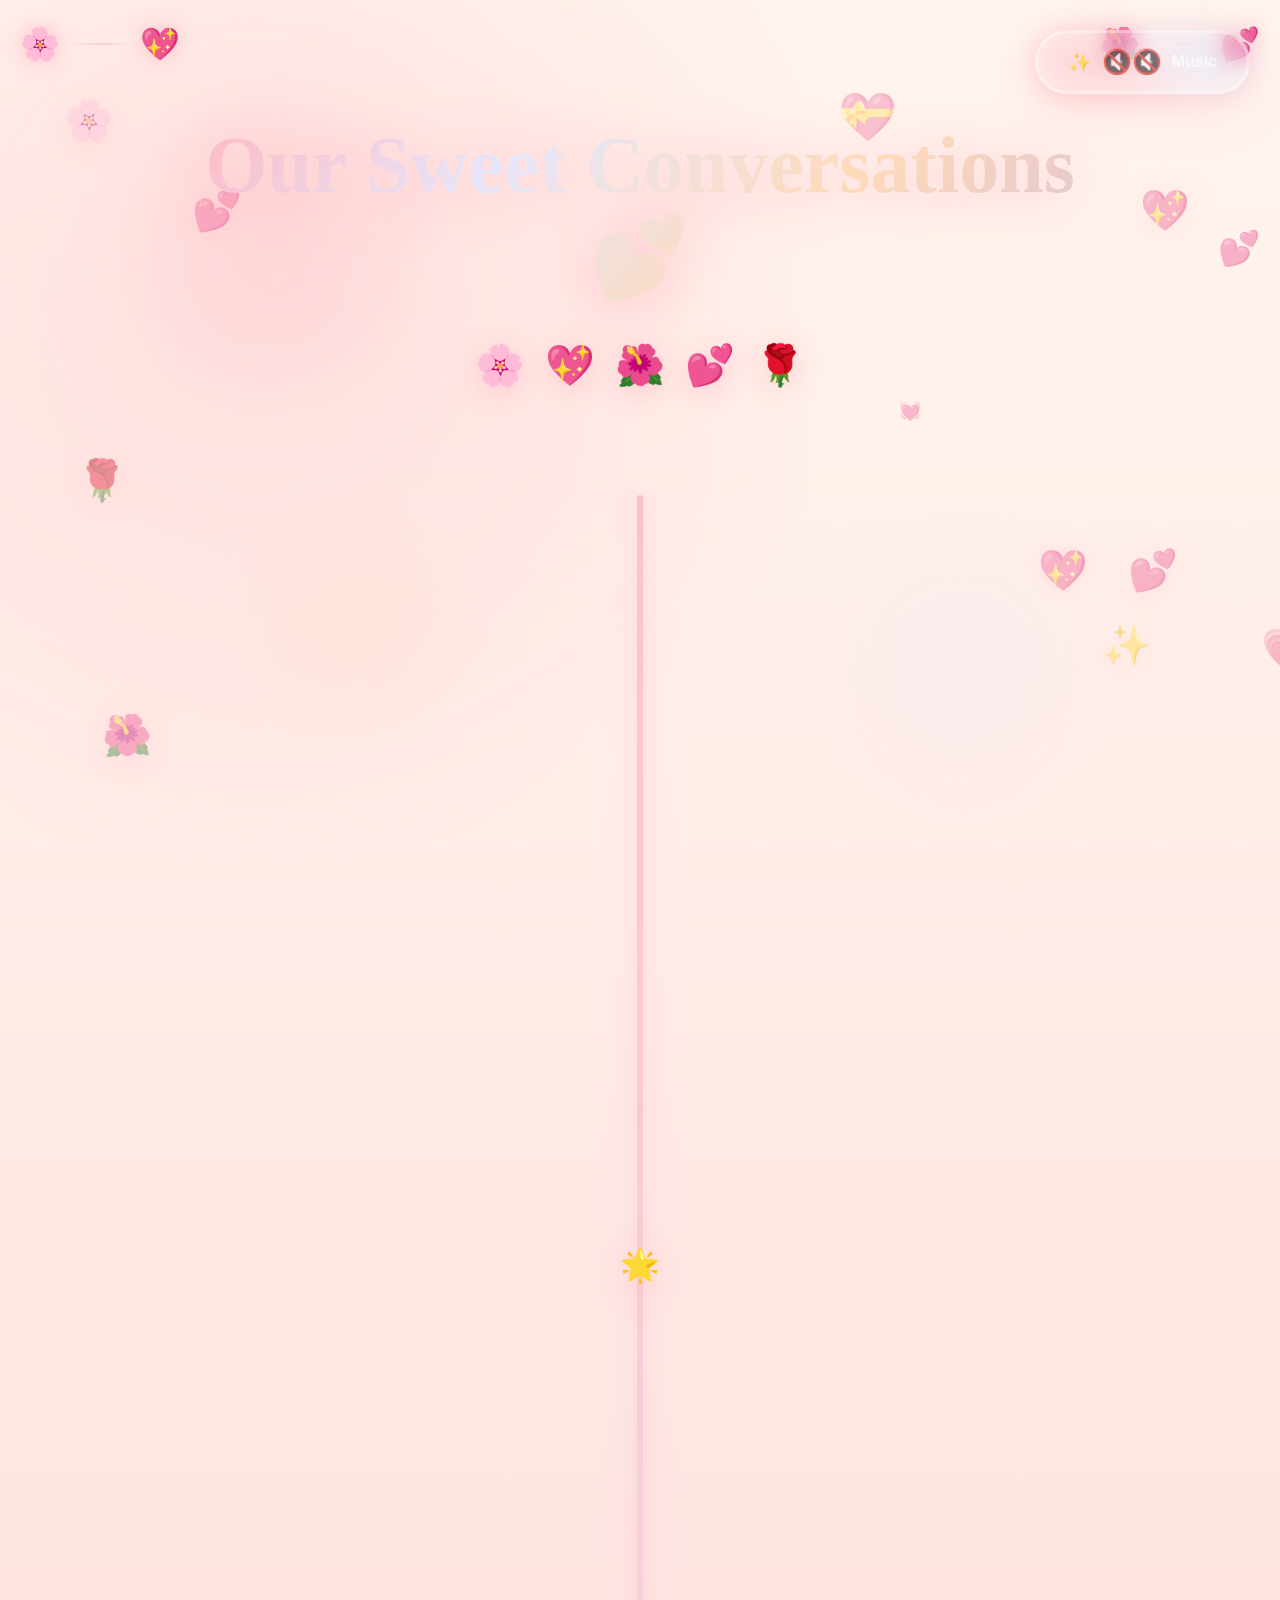
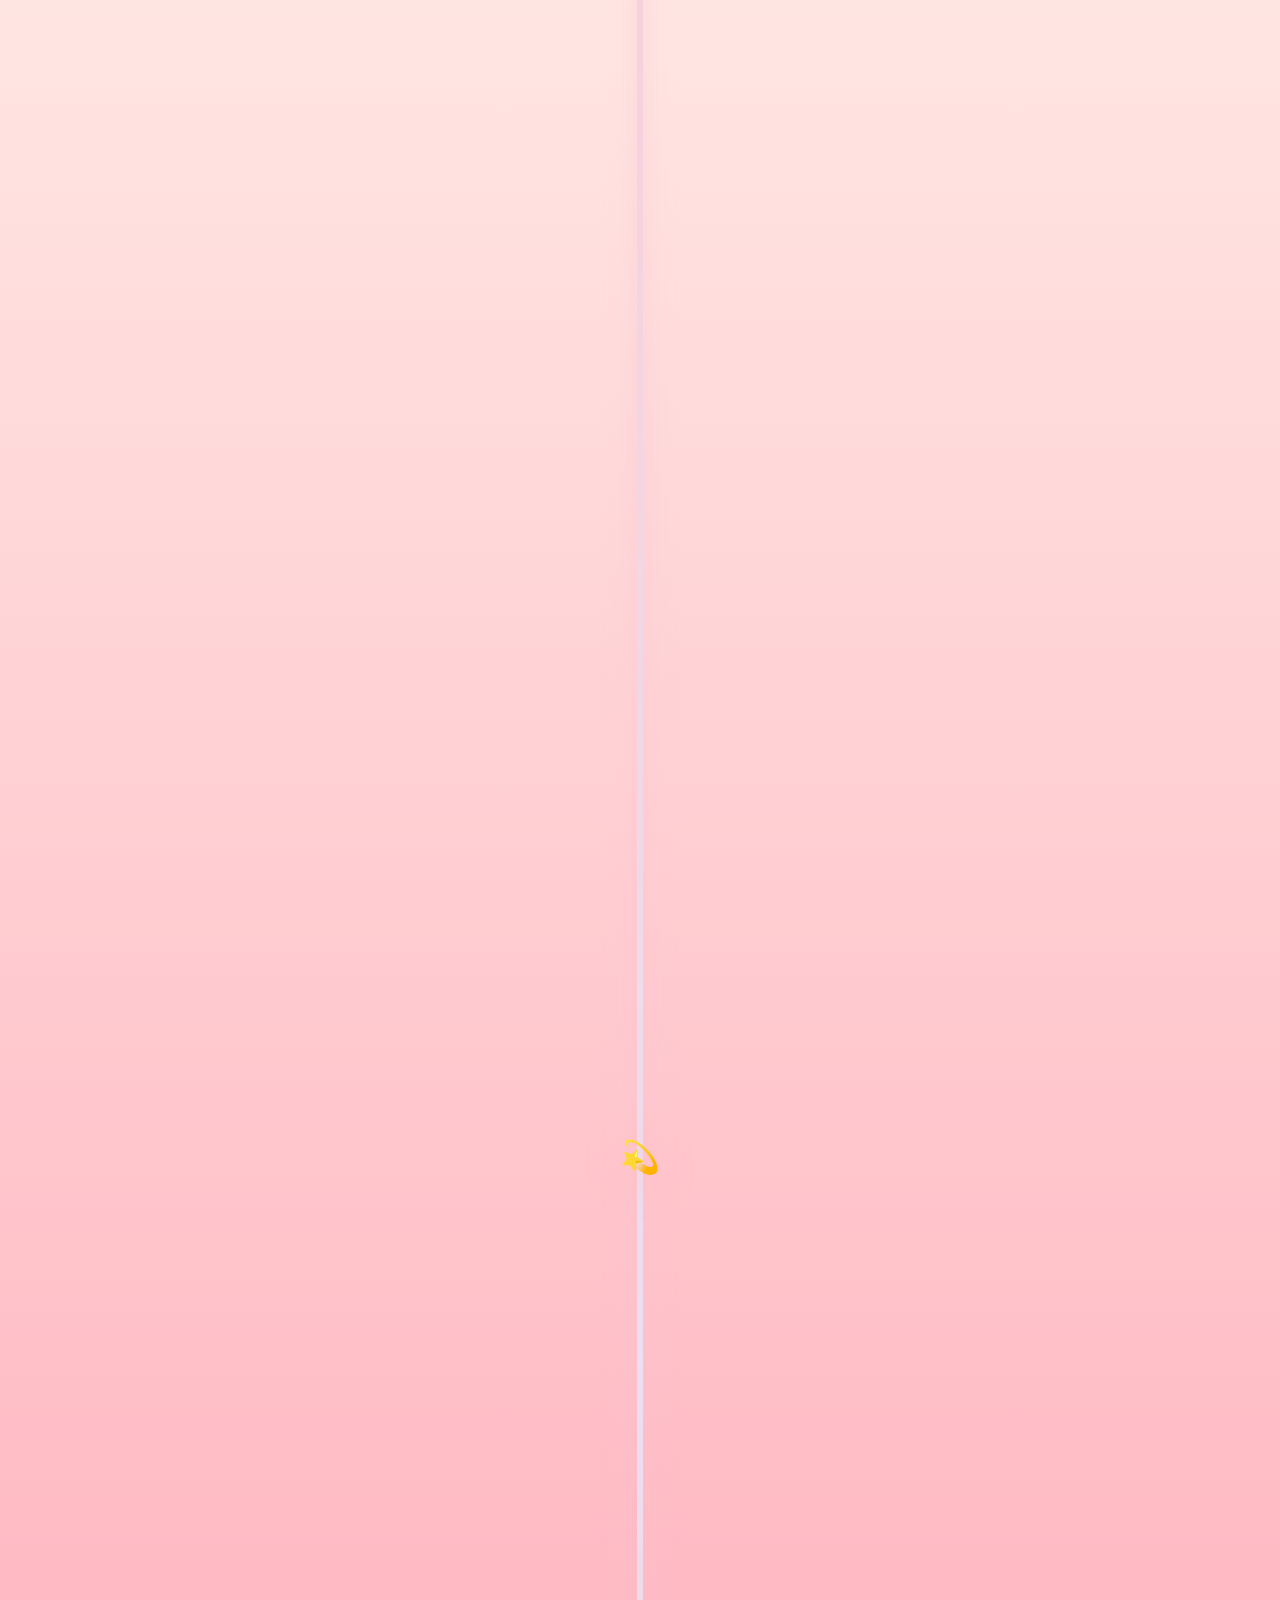
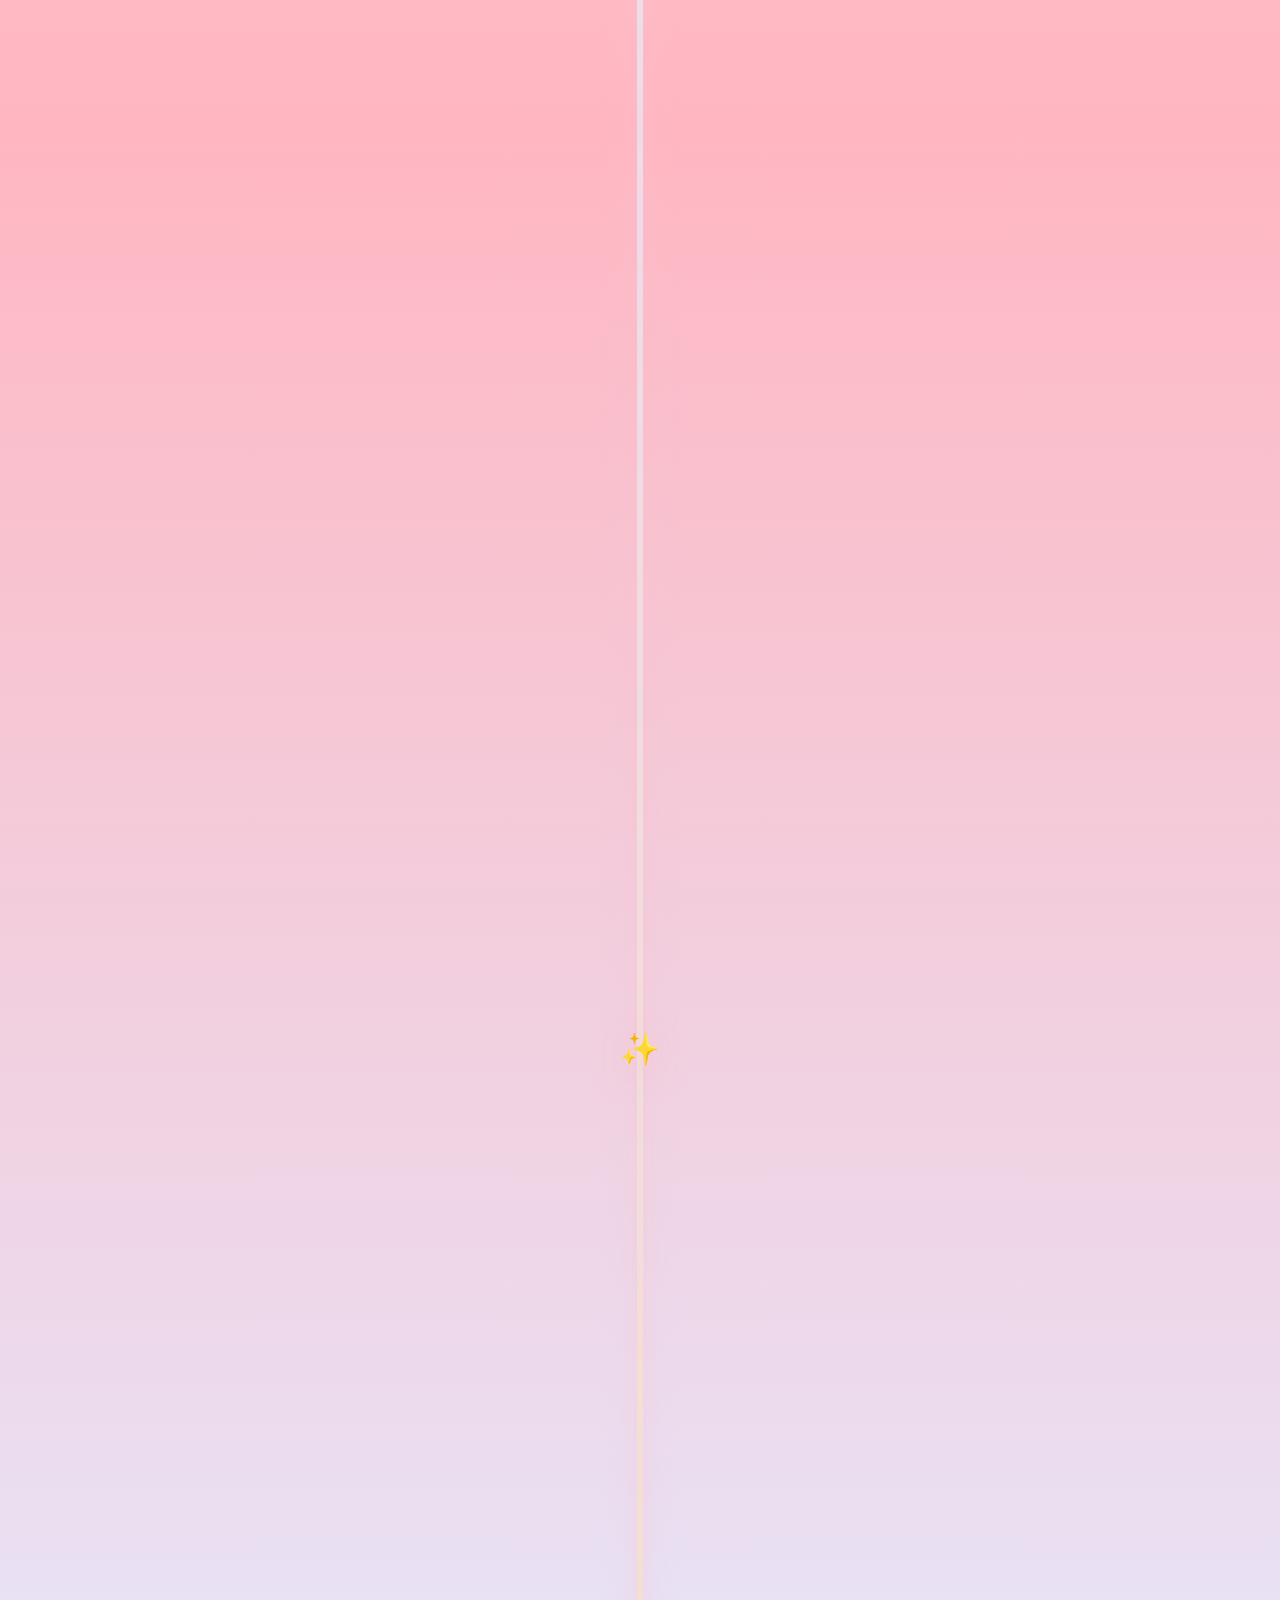
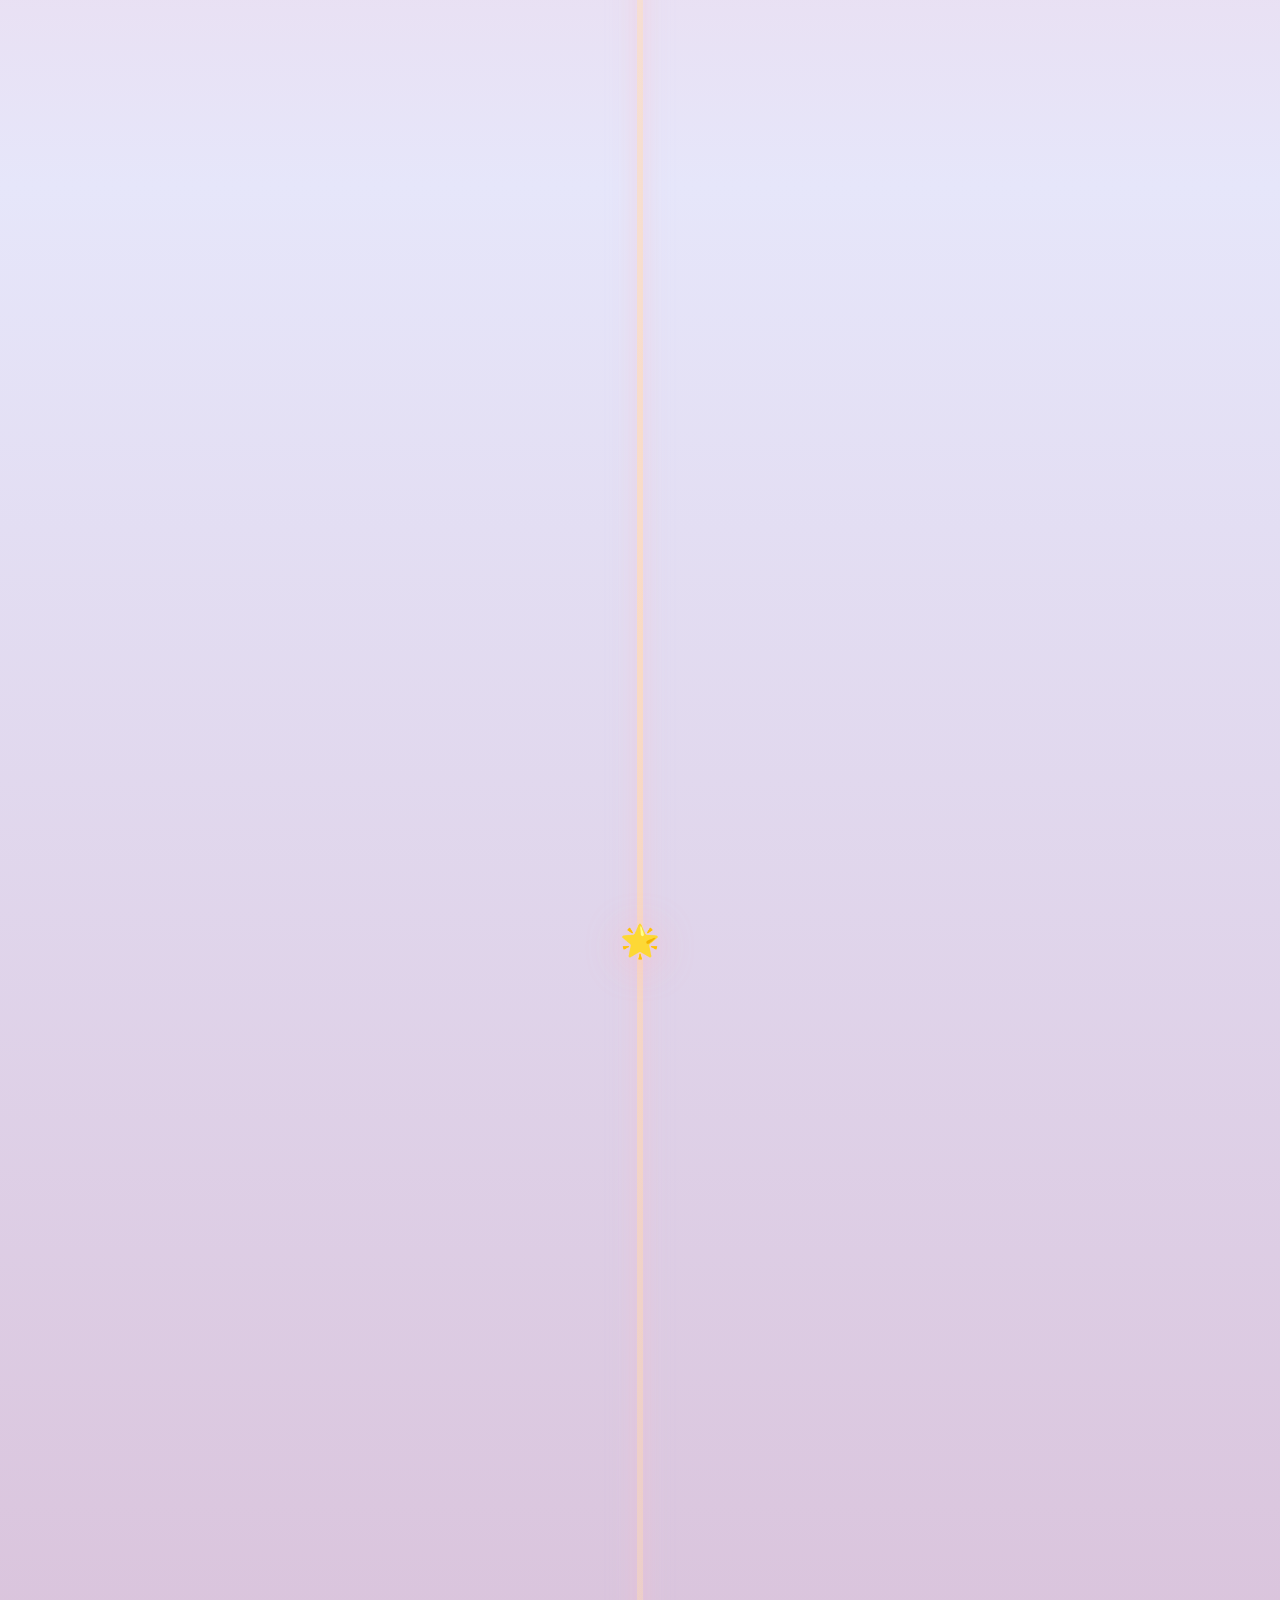
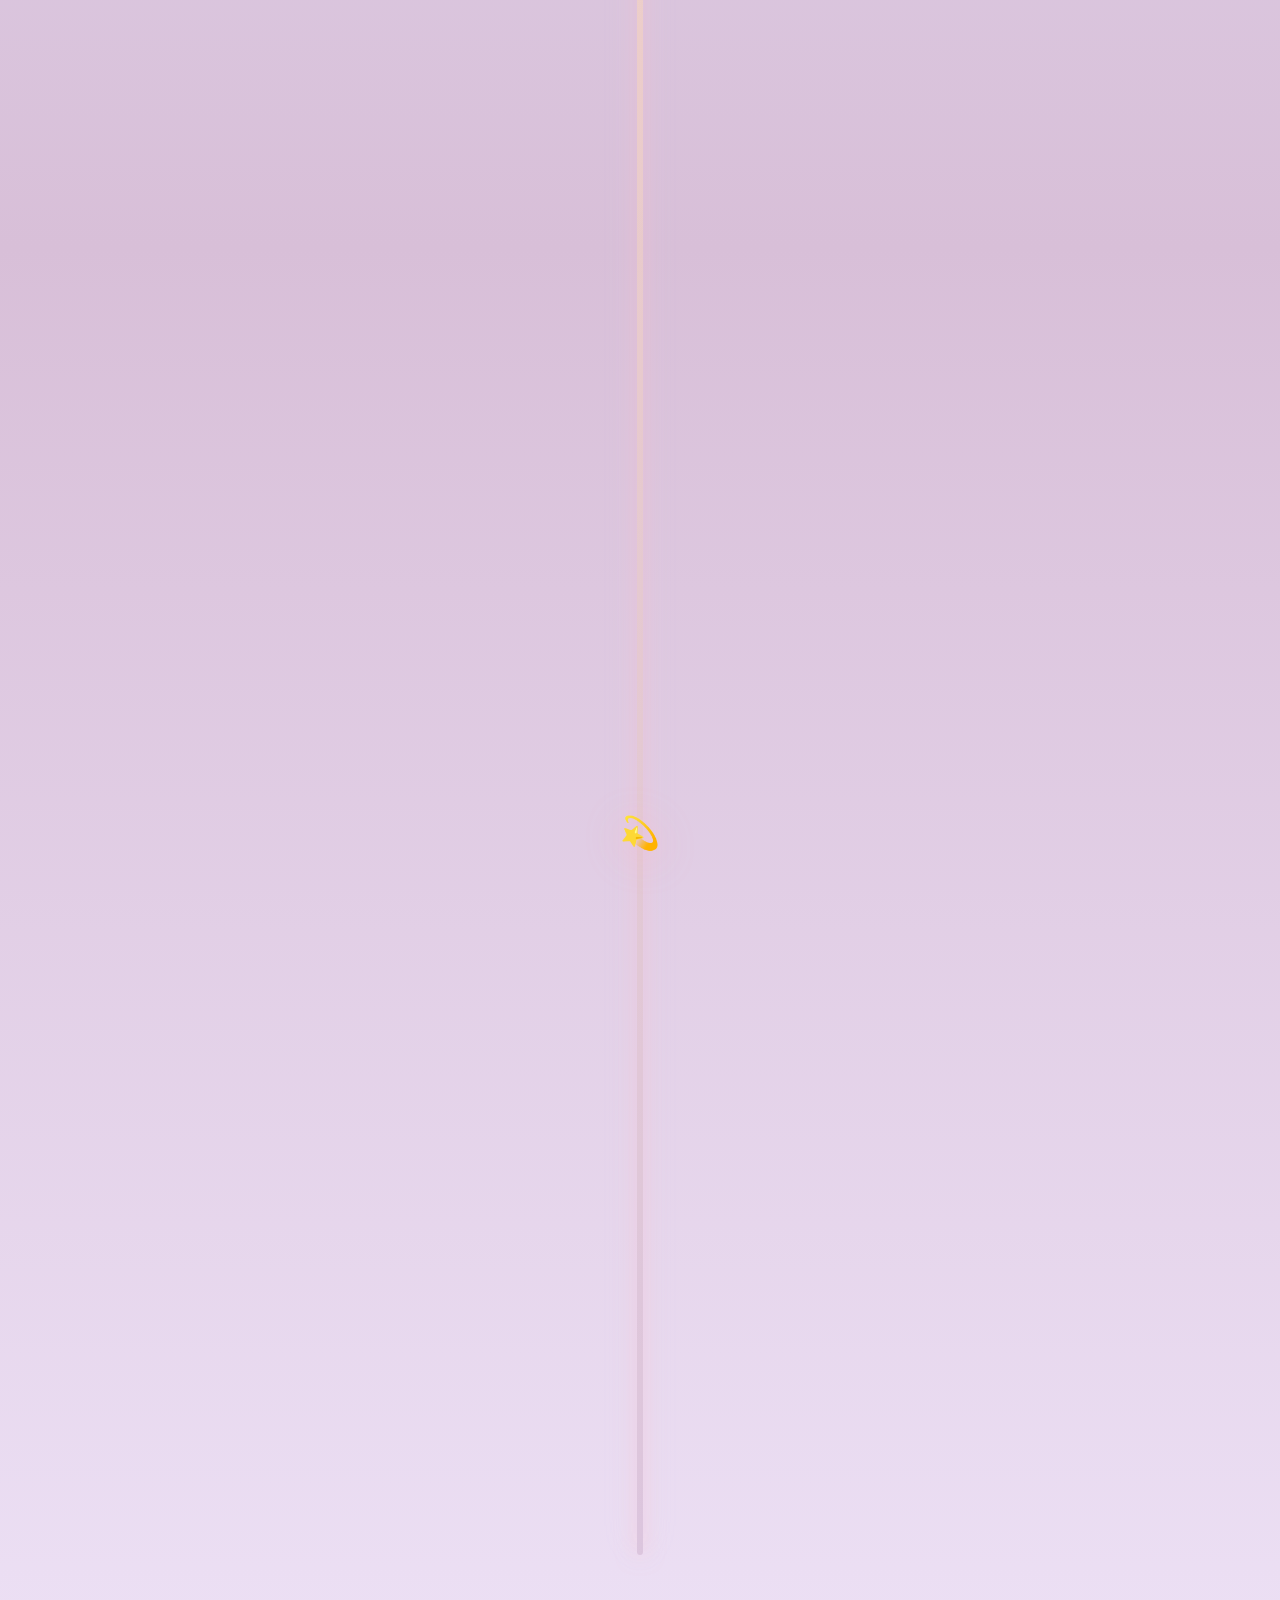
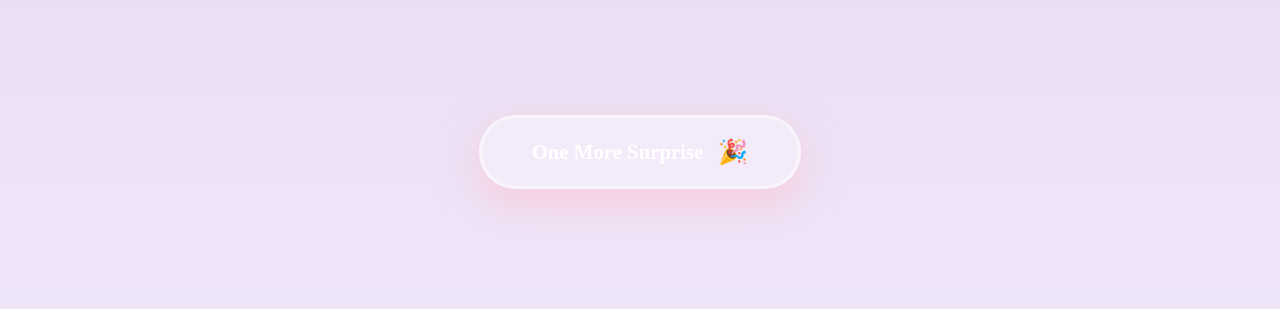
<file: reasons.html>
<!DOCTYPE html>
<html lang="en">
<head>
    <meta charset="UTF-8">
    <meta name="viewport" content="width=device-width, initial-scale=1.0, maximum-scale=5.0, user-scalable=yes">
    <meta name="mobile-web-app-capable" content="yes">
    <meta name="apple-mobile-web-app-capable" content="yes">
    <title>Reasons I Love You 🌸</title>
    <link rel="stylesheet" href="style.css">
    
    <!-- Google Fonts -->
    <link rel="preconnect" href="https://fonts.googleapis.com">
    <link rel="preconnect" href="https://fonts.gstatic.com" crossorigin>
    <link href="https://fonts.googleapis.com/css2?family=Poppins:wght@400;600&family=Dancing+Script:wght@700&display=swap" rel="stylesheet">
    
    <style>
        /* PAGE-SPECIFIC STYLES */
        body.reasons-page {
            background: linear-gradient(180deg, #FFF5EE 0%, #FFE4E1 20%, #FFB6C1 40%, #E6E6FA 60%, #D8BFD8 80%, #F0E6FA 100%);
            min-height: 100vh;
        }
        
        .reasons-container {
            max-width: 1000px;
            margin: 0 auto;
            padding: 120px 40px 80px;
            position: relative;
            z-index: 20;
        }
        
        /* Header */
        .reasons-header {
            text-align: center;
            margin-bottom: 100px;
            position: relative;
        }
        
        .reasons-title {
            font-family: 'Great Vibes', cursive;
            font-size: 5rem;
            background: linear-gradient(135deg, #FFB6C1, #E6E6FA, #FFDAB9, #D8BFD8);
            background-clip: text;
            -webkit-background-clip: text;
            -webkit-text-fill-color: transparent;
            filter: drop-shadow(0 5px 30px rgba(255, 182, 193, 0.8));
            animation: titleGlow 4s ease-in-out infinite;
            margin-bottom: 25px;
        }
        
        .header-flowers {
            display: flex;
            justify-content: center;
            gap: 20px;
            margin-top: 30px;
        }
        
        .flower-icon {
            font-size: 2.5rem;
            animation: flowerSpin 4s ease-in-out infinite;
            filter: drop-shadow(0 5px 15px rgba(255, 182, 193, 0.7));
        }
        
        .flower-icon:nth-child(1) { animation-delay: 0s; }
        .flower-icon:nth-child(2) { animation-delay: 0.5s; }
        .flower-icon:nth-child(3) { animation-delay: 1s; }
        .flower-icon:nth-child(4) { animation-delay: 1.5s; }
        .flower-icon:nth-child(5) { animation-delay: 2s; }
        
        @keyframes flowerSpin {
            0%, 100% { 
                transform: rotate(0deg) scale(1); 
                opacity: 0.8;
            }
            50% { 
                transform: rotate(180deg) scale(1.2); 
                opacity: 1;
            }
        }
        
        /* Timeline Container */
        .timeline {
            position: relative;
            padding: 40px 0;
        }
        
        /* Curved Timeline Line */
        .timeline-line {
            position: absolute;
            left: 50%;
            top: 0;
            width: 6px;
            height: 100%;
            background: linear-gradient(180deg,
                rgba(255, 182, 193, 0.8),
                rgba(230, 230, 250, 0.8),
                rgba(255, 218, 185, 0.8),
                rgba(216, 191, 216, 0.8)
            );
            border-radius: 10px;
            transform: translateX(-50%);
            box-shadow: 0 0 20px rgba(255, 182, 193, 0.6),
                        0 0 40px rgba(230, 230, 250, 0.4);
            animation: lineGlow 4s ease-in-out infinite;
        }
        
        @keyframes lineGlow {
            0%, 100% { 
                box-shadow: 0 0 20px rgba(255, 182, 193, 0.6);
            }
            50% { 
                box-shadow: 0 0 40px rgba(255, 182, 193, 0.9),
                            0 0 60px rgba(230, 230, 250, 0.6);
            }
        }
        
        /* Decorative Line Ornaments */
        .line-ornament {
            position: absolute;
            left: 50%;
            transform: translateX(-50%);
            font-size: 2rem;
            z-index: 10;
            animation: ornamentPulse 3s ease-in-out infinite;
            filter: drop-shadow(0 5px 20px rgba(255, 182, 193, 0.8));
        }
        
        .orn-1 { top: 10%; animation-delay: 0s; }
        .orn-2 { top: 30%; animation-delay: 1s; }
        .orn-3 { top: 50%; animation-delay: 2s; }
        .orn-4 { top: 70%; animation-delay: 3s; }
        .orn-5 { top: 90%; animation-delay: 4s; }
        
        @keyframes ornamentPulse {
            0%, 100% { 
                transform: translateX(-50%) scale(1) rotate(0deg); 
                opacity: 0.8;
            }
            50% { 
                transform: translateX(-50%) scale(1.3) rotate(180deg); 
                opacity: 1;
            }
        }
        
        /* Reason Items */
        .reason-item {
            position: relative;
            margin-bottom: 120px;
            opacity: 0;
            animation: fadeInReason 1s ease forwards;
        }
        
        .reason-item:nth-child(1) { animation-delay: 0.2s; }
        .reason-item:nth-child(2) { animation-delay: 0.4s; }
        .reason-item:nth-child(3) { animation-delay: 0.6s; }
        .reason-item:nth-child(4) { animation-delay: 0.8s; }
        .reason-item:nth-child(5) { animation-delay: 1s; }
        .reason-item:nth-child(6) { animation-delay: 1.2s; }
        .reason-item:nth-child(7) { animation-delay: 1.4s; }
        .reason-item:nth-child(8) { animation-delay: 1.6s; }
        .reason-item:nth-child(9) { animation-delay: 1.8s; }
        .reason-item:nth-child(10) { animation-delay: 2s; }
        
        @keyframes fadeInReason {
            from {
                opacity: 0;
                transform: translateY(30px) scale(0.9);
            }
            to {
                opacity: 1;
                transform: translateY(0) scale(1);
            }
        }
        
        /* Alternate Left/Right */
        .reason-item:nth-child(odd) .reason-content {
            margin-right: auto;
            margin-left: 0;
            text-align: right;
            padding-right: 60px;
        }
        
        .reason-item:nth-child(even) .reason-content {
            margin-left: auto;
            margin-right: 0;
            text-align: left;
            padding-left: 60px;
        }
        
        /* Center Icon Container */
        .icon-container {
            position: absolute;
            left: 50%;
            top: 50%;
            transform: translate(-50%, -50%);
            width: 100px;
            height: 100px;
            border-radius: 50%;
            background: rgba(255, 255, 255, 0.4);
            backdrop-filter: blur(20px);
            border: 4px solid rgba(255, 255, 255, 0.6);
            display: flex;
            align-items: center;
            justify-content: center;
            font-size: 3rem;
            box-shadow: 0 15px 50px rgba(255, 182, 193, 0.5),
                        inset 0 0 30px rgba(255, 255, 255, 0.3);
            animation: iconFloat 4s ease-in-out infinite;
            z-index: 15;
        }
        
        @keyframes iconFloat {
            0%, 100% { 
                transform: translate(-50%, -50%) scale(1) rotate(0deg); 
            }
            50% { 
                transform: translate(-50%, -50%) scale(1.15) rotate(10deg); 
            }
        }
        
        .icon-glow {
            position: absolute;
            width: 120%;
            height: 120%;
            border-radius: 50%;
            background: radial-gradient(circle, rgba(255, 182, 193, 0.6), transparent);
            filter: blur(20px);
            animation: glowPulse 3s ease-in-out infinite;
            z-index: -1;
        }
        
        /* Reason Content Bubble */
        .reason-content {
            width: 45%;
            position: relative;
        }
        
        .reason-bubble {
            background: rgba(255, 255, 255, 0.35);
            backdrop-filter: blur(25px) saturate(180%);
            border: 3px solid rgba(255, 255, 255, 0.5);
            border-radius: 35px;
            padding: 35px 40px;
            box-shadow: 0 20px 60px rgba(255, 182, 193, 0.4),
                        inset 0 0 40px rgba(255, 255, 255, 0.2);
            position: relative;
            overflow: hidden;
            transition: all 0.5s cubic-bezier(0.34, 1.56, 0.64, 1);
        }
        
        .reason-bubble:hover {
            transform: scale(1.08) translateY(-10px);
            box-shadow: 0 25px 70px rgba(255, 182, 193, 0.6),
                        0 0 50px rgba(230, 230, 250, 0.5);
            border-color: rgba(255, 255, 255, 0.7);
        }
        
        /* Glass Shine */
        .reason-bubble::before {
            content: '';
            position: absolute;
            top: -50%;
            left: -50%;
            width: 200%;
            height: 200%;
            background: linear-gradient(45deg,
                transparent 30%,
                rgba(255, 255, 255, 0.2) 50%,
                transparent 70%
            );
            animation: bubbleShine 6s ease-in-out infinite;
        }
        
        @keyframes bubbleShine {
            0%, 100% { transform: translate(-50%, -50%) rotate(0deg); }
            50% { transform: translate(50%, 50%) rotate(180deg); }
        }
        
        /* Number Badge */
        .reason-number {
            position: absolute;
            top: -20px;
            font-family: 'Playfair Display', serif;
            font-size: 3rem;
            font-weight: 700;
            background: var(--gradient-dream);
            background-clip: text;
            -webkit-background-clip: text;
            -webkit-text-fill-color: transparent;
            filter: drop-shadow(0 3px 15px rgba(255, 182, 193, 0.8));
            z-index: 10;
        }
        
        .reason-item:nth-child(odd) .reason-number {
            right: 10px;
        }
        
        .reason-item:nth-child(even) .reason-number {
            left: 10px;
        }
        
        /* Reason Text */
        .reason-text {
            font-family: 'Dancing Script', cursive;
            font-size: 1.5rem;
            line-height: 1.8;
            color: rgba(0, 0, 0, 0.8);
            text-shadow: 0 1px 3px rgba(255, 255, 255, 0.8);
            position: relative;
            z-index: 10;
        }
        
        /* Chat Message Styles */
        .chat-conversation {
            display: flex;
            flex-direction: column;
            gap: 15px;
            padding: 10px 0;
        }
        
        .chat-message {
            display: flex;
            flex-direction: column;
            max-width: 80%;
            animation: messageSlide 0.5s ease forwards;
        }
        
        .chat-message.left {
            align-self: flex-start;
            align-items: flex-start;
        }
        
        .chat-message.right {
            align-self: flex-end;
            align-items: flex-end;
        }
        
        .message-bubble {
            padding: 12px 18px;
            border-radius: 18px;
            font-family: 'Poppins', sans-serif;
            font-size: 1.1rem;
            line-height: 1.5;
            position: relative;
            word-wrap: break-word;
            box-shadow: 0 2px 8px rgba(0, 0, 0, 0.1);
        }
        
        .chat-message.left .message-bubble {
            background: linear-gradient(135deg, #3a3f54, #4a4f64);
            color: #fff;
            border-bottom-left-radius: 5px;
        }
        
        .chat-message.right .message-bubble {
            background: linear-gradient(135deg, #4682b4, #5a9fd4);
            color: #fff;
            border-bottom-right-radius: 5px;
        }
        
        .message-header {
            font-size: 0.85rem;
            color: #FFB6C1;
            margin-bottom: 3px;
            font-weight: 600;
            letter-spacing: 0.5px;
        }
        
        .message-reactions {
            display: flex;
            gap: 5px;
            margin-top: 5px;
            font-size: 0.9rem;
        }
        
        .reaction {
            background: rgba(255, 255, 255, 0.2);
            padding: 3px 8px;
            border-radius: 12px;
            display: inline-flex;
            align-items: center;
            gap: 3px;
        }
        
        .message-time {
            font-size: 0.75rem;
            color: rgba(255, 255, 255, 0.6);
            margin-top: 4px;
            font-family: 'Poppins', sans-serif;
        }
        
        @keyframes messageSlide {
            from {
                opacity: 0;
                transform: translateY(10px);
            }
            to {
                opacity: 1;
                transform: translateY(0);
            }
        }
        
        .reason-emoji {
            font-size: 1.3rem;
            margin-left: 8px;
            display: inline-block;
            animation: emojiPulse 2s ease-in-out infinite;
        }
        
        @keyframes emojiPulse {
            0%, 100% { transform: scale(1); }
            50% { transform: scale(1.2); }
        }
        
        /* Decorative Elements Around Bubbles */
        .bubble-decoration {
            position: absolute;
            font-size: 1.5rem;
            animation: bubbleDecoFloat 4s ease-in-out infinite;
            filter: drop-shadow(0 3px 10px rgba(255, 182, 193, 0.6));
        }
        
        .bd-1 { top: -20px; left: -25px; animation-delay: 0s; }
        .bd-2 { top: -20px; right: -25px; animation-delay: 0.5s; }
        .bd-3 { bottom: -20px; left: -25px; animation-delay: 1s; }
        .bd-4 { bottom: -20px; right: -25px; animation-delay: 1.5s; }
        
        @keyframes bubbleDecoFloat {
            0%, 100% { 
                transform: translateY(0) rotate(0deg) scale(1); 
                opacity: 0.7;
            }
            50% { 
                transform: translateY(-10px) rotate(180deg) scale(1.2); 
                opacity: 1;
            }
        }
        
        /* Navigation */
        .nav-bottom {
            text-align: center;
            margin-top: 120px;
            padding: 40px 0;
        }
        
        .nav-btn {
            display: inline-flex;
            align-items: center;
            gap: 15px;
            padding: 20px 50px;
            border-radius: 50px;
            background: rgba(255, 255, 255, 0.3);
            backdrop-filter: blur(15px);
            border: 3px solid rgba(255, 255, 255, 0.5);
            color: white;
            font-family: 'Playfair Display', serif;
            font-size: 1.3rem;
            font-weight: 700;
            text-decoration: none;
            box-shadow: 0 15px 40px rgba(255, 182, 193, 0.5);
            transition: all 0.4s ease;
            position: relative;
            overflow: hidden;
        }
        
        .nav-btn::before {
            content: '';
            position: absolute;
            top: 0;
            left: -100%;
            width: 100%;
            height: 100%;
            background: linear-gradient(90deg, transparent, rgba(255, 255, 255, 0.3), transparent);
            transition: left 0.6s ease;
        }
        
        .nav-btn:hover::before {
            left: 100%;
        }
        
        .nav-btn:hover {
            transform: scale(1.08) translateY(-5px);
            box-shadow: 0 20px 60px rgba(255, 182, 193, 0.7);
        }
        
        .btn-icon {
            font-size: 1.5rem;
            animation: iconBounce 2s ease-in-out infinite;
        }
        
        @keyframes iconBounce {
            0%, 100% { transform: translateX(0); }
            50% { transform: translateX(5px); }
        }
        
        /* Floating Reason Decorations */
        .reason-floats {
            position: fixed;
            top: 0;
            left: 0;
            width: 100%;
            height: 100%;
            pointer-events: none;
            z-index: 7;
        }
        
        .float-reason {
            position: absolute;
            font-size: 2.5rem;
            opacity: 0.4;
            animation: reasonFloat 20s ease-in-out infinite;
            filter: drop-shadow(0 5px 15px rgba(255, 182, 193, 0.7));
        }
        
        .rf-1 { top: 10%; left: 5%; animation-delay: 0s; }
        .rf-2 { top: 20%; right: 7%; animation-delay: 3s; }
        .rf-3 { bottom: 15%; left: 8%; animation-delay: 6s; }
        .rf-4 { bottom: 25%; right: 10%; animation-delay: 9s; }
        .rf-5 { top: 50%; left: 6%; animation-delay: 12s; }
        .rf-6 { top: 60%; right: 8%; animation-delay: 15s; }
        
        @keyframes reasonFloat {
            0%, 100% { 
                transform: translateY(0) rotate(0deg) scale(1); 
                opacity: 0.4;
            }
            50% { 
                transform: translateY(-40px) rotate(180deg) scale(1.3); 
                opacity: 0.7;
            }
        }
        
        /* Responsive */
        @media (max-width: 768px) {
            .timeline-line {
                left: 30px;
            }
            
            .line-ornament {
                left: 30px;
            }
            
            .icon-container {
                left: 30px;
                width: 70px;
                height: 70px;
                font-size: 2rem;
            }
            
            .reason-item:nth-child(odd) .reason-content,
            .reason-item:nth-child(even) .reason-content {
                width: calc(100% - 120px);
                margin-left: auto;
                margin-right: 0;
                text-align: left;
                padding-left: 30px;
                padding-right: 0;
            }
            
            .reason-item:nth-child(odd) .reason-number,
            .reason-item:nth-child(even) .reason-number {
                left: auto;
                right: 10px;
            }
            
            .reasons-title {
                font-size: 3.5rem;
            }
            
            .reason-text {
                font-size: 1.3rem;
            }
        }
        
        @media (max-width: 480px) {
            .reasons-title {
                font-size: 2.8rem;
            }
            
            .reason-text {
                font-size: 1.2rem;
            }
            
            .reason-bubble {
                padding: 25px 30px;
            }
        }
    </style>
</head>
<body class="reasons-page">
    <!-- SVG Filters -->
    <svg class="svg-filters" style="position: absolute; width: 0; height: 0;">
        <defs>
            <filter id="glow">
                <feGaussianBlur stdDeviation="4" result="coloredBlur"/>
                <feMerge>
                    <feMergeNode in="coloredBlur"/>
                    <feMergeNode in="SourceGraphic"/>
                </feMerge>
            </filter>
        </defs>
    </svg>

    <!-- Multiple Layered Backgrounds -->
    <div class="bg-layer bg-layer-1"></div>
    <div class="bg-layer bg-layer-2"></div>
    <div class="bg-layer bg-layer-3"></div>

    <!-- Glowing Orbs -->
    <div class="glow-orbs">
        <div class="orb orb-1"></div>
        <div class="orb orb-2"></div>
        <div class="orb orb-3"></div>
        <div class="orb orb-4"></div>
        <div class="orb orb-5"></div>
    </div>

    <!-- Floating Hearts -->
    <div class="floating-hearts"></div>

    <!-- Sparkles -->
    <div class="sparkles-container"></div>

    <!-- Reason Floating Decorations -->
    <div class="reason-floats">
        <div class="float-reason rf-1">🌸</div>
        <div class="float-reason rf-2">💖</div>
        <div class="float-reason rf-3">🌺</div>
        <div class="float-reason rf-4">✨</div>
        <div class="float-reason rf-5">🌹</div>
        <div class="float-reason rf-6">💕</div>
    </div>

    <!-- Music Control -->
    <div class="music-control">
        <div class="music-btn-glow"></div>
        <button class="music-btn" id="musicToggle">
            <span class="music-decoration">✨</span>
            <span class="music-icon">🎵</span>
            <span class="music-text">Music</span>
        </button>
    </div>

    <!-- Corner Flourishes -->
    <div class="corner-flourish tl">
        <span class="flourish-element">🌸</span>
        <div class="flourish-line"></div>
        <span class="flourish-element">💖</span>
    </div>
    <div class="corner-flourish tr">
        <span class="flourish-element">💕</span>
        <div class="flourish-line"></div>
        <span class="flourish-element">🌺</span>
    </div>

    <!-- Main Content -->
    <div class="reasons-container">
        <!-- Reasons Header -->
        <div class="reasons-header">
            <h1 class="reasons-title">
                Our Sweet Conversations 💕
            </h1>
            <div class="header-flowers">
                <span class="flower-icon">🌸</span>
                <span class="flower-icon">💖</span>
                <span class="flower-icon">🌺</span>
                <span class="flower-icon">💕</span>
                <span class="flower-icon">🌹</span>
            </div>
        </div>

        <!-- Timeline -->
        <div class="timeline">
            <div class="timeline-line"></div>
            
            <!-- Decorative Ornaments on Line -->
            <div class="line-ornament orn-1">🌟</div>
            <div class="line-ornament orn-2">💫</div>
            <div class="line-ornament orn-3">✨</div>
            <div class="line-ornament orn-4">🌟</div>
            <div class="line-ornament orn-5">💫</div>

            <!-- Morning Chat Conversation -->
            <div class="reason-item">
                <div class="icon-container">
                    <div class="icon-glow"></div>
                    ☀️
                </div>
                <div class="reason-content">
                    <div class="reason-bubble">
                        <div class="reason-number">🌅</div>
                        <div class="bubble-decoration bd-1">✨</div>
                        <div class="bubble-decoration bd-2">🌸</div>
                        <div class="chat-conversation">
                            <div class="chat-message left">
                                <div class="message-bubble">
                                    <div class="message-header">K</div>
                                    Good morning
                                </div>
                                <div class="message-time">07:13</div>
                            </div>
                            <div class="chat-message left">
                                <div class="message-bubble">
                                    <div class="message-header">K</div>
                                    Uth jao..😂
                                </div>
                                <div class="message-time">07:13</div>
                            </div>
                            <div class="chat-message right">
                                <div class="message-bubble">
                                    Good morning disha 😭
                                    <div class="message-reactions">
                                        <span class="reaction">❤️</span>
                                        <span class="reaction">👍</span>
                                    </div>
                                </div>
                                <div class="message-time">07:14 ✓✓</div>
                            </div>
                        </div>
                    </div>
                </div>
            </div>

            <!-- Night Chat Conversation -->
            <div class="reason-item">
                <div class="icon-container">
                    <div class="icon-glow"></div>
                    🌙
                </div>
                <div class="reason-content">
                    <div class="reason-bubble">
                        <div class="reason-number">💖</div>
                        <div class="bubble-decoration bd-1">✨</div>
                        <div class="bubble-decoration bd-2">🌸</div>
                        <div class="chat-conversation">
                            <div class="chat-message right">
                                <div class="message-bubble">Good night darling 😘❤️❤️</div>
                                <div class="message-time">01:23 ✓✓</div>
                            </div>
                            <div class="chat-message left">
                                <div class="message-bubble">
                                    <div class="message-header">K</div>
                                    Good night darling 😘...<br>Good night..❤️😘
                                    <div class="message-reactions">
                                        <span class="reaction">❤️</span>
                                        <span class="reaction">👍</span>
                                    </div>
                                </div>
                                <div class="message-time">01:23</div>
                            </div>
                            <div class="chat-message right">
                                <div class="message-bubble">Love you 💕❤️❤️</div>
                                <div class="message-time">01:23 ✓✓</div>
                            </div>
                            <div class="chat-message left">
                                <div class="message-bubble">
                                    <div class="message-header">K</div>
                                    Love you 💕❤️<br>Love you too..😘💫
                                    <div class="message-reactions">
                                        <span class="reaction">❤️</span>
                                        <span class="reaction">👍</span>
                                    </div>
                                </div>
                                <div class="message-time">01:23</div>
                            </div>
                            <div class="chat-message right">
                                <div class="message-bubble">Sweet dreams 😘❤️❤️</div>
                                <div class="message-time">01:23 ✓✓</div>
                            </div>
                            <div class="chat-message left">
                                <div class="message-bubble">
                                    <div class="message-header">K</div>
                                    Sweet dreams 😘❤️<br>Hmm sweet dreams..✨😍
                                    <div class="message-reactions">
                                        <span class="reaction">❤️</span>
                                        <span class="reaction">👍</span>
                                    </div>
                                </div>
                                <div class="message-time">01:24</div>
                            </div>
                        </div>
                    </div>
                </div>
            </div>

            <!-- Love Chat Conversation -->
            <div class="reason-item">
                <div class="icon-container">
                    <div class="icon-glow"></div>
                    💕
                </div>
                <div class="reason-content">
                    <div class="reason-bubble">
                        <div class="reason-number">💝</div>
                        <div class="bubble-decoration bd-1">✨</div>
                        <div class="bubble-decoration bd-2">🌸</div>
                        <div class="chat-conversation">
                            <div class="chat-message left">
                                <div class="message-bubble">
                                    I love you so so so so so so so so so so so so so so so so much....Sweet heart...😂💖
                                    <div class="message-reactions">
                                        <span class="reaction">❤️</span>
                                    </div>
                                </div>
                                <div class="message-time">10:00 pm</div>
                            </div>
                            <div class="chat-message right">
                                <div class="message-bubble">Again</div>
                                <div class="message-time">10:00 pm ✓✓</div>
                            </div>
                            <div class="chat-message left">
                                <div class="message-bubble">
                                    I love you so so so so so so so so so so so so so so much.... My love..😘😍
                                    <div class="message-reactions">
                                        <span class="reaction">❤️</span>
                                    </div>
                                </div>
                                <div class="message-time">10:00 pm</div>
                            </div>
                            <div class="chat-message right">
                                <div class="message-bubble">Again</div>
                                <div class="message-time">10:00 pm ✓✓</div>
                            </div>
                            <div class="chat-message left">
                                <div class="message-bubble">
                                    I love you so so so so so so so so so so so so much.... Kunal..😚😊
                                    <div class="message-reactions">
                                        <span class="reaction">❤️</span>
                                    </div>
                                </div>
                                <div class="message-time">10:01 pm</div>
                            </div>
                            <div class="chat-message right">
                                <div class="message-bubble">Again</div>
                                <div class="message-time">10:01 pm ✓✓</div>
                            </div>
                            <div class="chat-message left">
                                <div class="message-bubble">
                                    I love you so so so so so so so so so so so so much.... My future husband..😘😘
                                    <div class="message-reactions">
                                        <span class="reaction">❤️</span>
                                    </div>
                                </div>
                                <div class="message-time">10:02 pm</div>
                            </div>
                            <div class="chat-message right">
                                <div class="message-bubble">Again</div>
                                <div class="message-time">10:02 pm ✓✓</div>
                            </div>
                            <div class="chat-message left">
                                <div class="message-bubble">
                                    I love you so so so so so so so so so so so so much.... Darling...😘😘
                                </div>
                                <div class="message-time">10:02 pm</div>
                            </div>
                        </div>
                    </div>
                </div>
            </div>

            <!-- Krishna Chat Conversation -->
            <div class="reason-item">
                <div class="icon-container">
                    <div class="icon-glow"></div>
                    💑
                </div>
                <div class="reason-content">
                    <div class="reason-bubble">
                        <div class="reason-number">😂</div>
                        <div class="bubble-decoration bd-1">✨</div>
                        <div class="bubble-decoration bd-2">🌸</div>
                        <div class="chat-conversation">
                            <div class="chat-message left">
                                <div class="message-bubble">
                                    <div class="message-header">K</div>
                                    Hmm
                                </div>
                                <div class="message-time">02:40</div>
                            </div>
                            <div class="chat-message left">
                                <div class="message-bubble">
                                    <div class="message-header">K</div>
                                    Main samna a kar la jaugi
                                </div>
                                <div class="message-time">02:41</div>
                            </div>
                            <div class="chat-message left">
                                <div class="message-bubble">
                                    <div class="message-header">K</div>
                                    Kahugi uncle aunty sa isa mujhe da do main khyal rakh lugi..😂😘
                                </div>
                                <div class="message-time">02:41</div>
                            </div>
                            <div class="chat-message right">
                                <div class="message-bubble">
                                    Krishna bole hai ladka ladki dono raji aur ghar wale nhi maan rahe to apne chhatriya dharm ka palan karo aur bhaga le jao
                                    <div class="message-reactions">
                                        <span class="reaction">🤣</span>
                                        <span class="reaction">👍</span>
                                    </div>
                                </div>
                                <div class="message-time">02:41 ✓✓</div>
                            </div>
                            <div class="chat-message right">
                                <div class="message-bubble">
                                    <div class="message-header">Disha</div>
                                    Kahugi uncle aunty sa isa mujh...
                                    😍 haay itna pyaar 😍😘😘😘❤️❤️
                                    <div class="message-reactions">
                                        <span class="reaction">👍</span>
                                    </div>
                                </div>
                                <div class="message-time">02:42 ✓✓</div>
                            </div>
                            <div class="chat-message left">
                                <div class="message-bubble">
                                    <div class="message-header">K</div>
                                    Krishna bole hai ladka ladki dono raj...<br>Is sa ghar walo ki insult bhi to hoti
                                </div>
                                <div class="message-time">02:42</div>
                            </div>
                        </div>
                    </div>
                </div>
            </div>

            <!-- Possessive Love Chat -->
            <div class="reason-item">
                <div class="icon-container">
                    <div class="icon-glow"></div>
                    💝
                </div>
                <div class="reason-content">
                    <div class="reason-bubble">
                        <div class="reason-number">🥰</div>
                        <div class="bubble-decoration bd-1">✨</div>
                        <div class="bubble-decoration bd-2">🌸</div>
                        <div class="chat-conversation">
                            <div class="chat-message left">
                                <div class="message-bubble">
                                    <div class="message-header">K</div>
                                    Bus tum sirf mera ho...
                                </div>
                                <div class="message-time">02:02</div>
                            </div>
                            <div class="chat-message right">
                                <div class="message-bubble">
                                    Hmm sirf tera hu
                                    <div class="message-reactions">
                                        <span class="reaction">❤️</span>
                                        <span class="reaction">👍</span>
                                    </div>
                                </div>
                                <div class="message-time">02:03 ✓✓</div>
                            </div>
                            <div class="chat-message right">
                                <div class="message-bubble">
                                    Aur kisi ka nhi
                                    <div class="message-reactions">
                                        <span class="reaction">❤️</span>
                                        <span class="reaction">👍</span>
                                    </div>
                                </div>
                                <div class="message-time">02:03 ✓✓</div>
                            </div>
                        </div>
                    </div>
                </div>
            </div>

            <!-- Sweet Compliments Chat -->
            <div class="reason-item">
                <div class="icon-container">
                    <div class="icon-glow"></div>
                    😍
                </div>
                <div class="reason-content">
                    <div class="reason-bubble">
                        <div class="reason-number">💕</div>
                        <div class="bubble-decoration bd-1">✨</div>
                        <div class="bubble-decoration bd-2">🌸</div>
                        <div class="chat-conversation">
                            <div class="chat-message left">
                                <div class="message-bubble">
                                    <div class="message-header">K</div>
                                    Matlab mera man kabhi tumhe dakhna sa bhara ga hi nahi..
                                    <div class="message-reactions">
                                        <span class="reaction">❤️</span>
                                        <span class="reaction">👍</span>
                                    </div>
                                </div>
                                <div class="message-time">22:55</div>
                            </div>
                            <div class="chat-message left">
                                <div class="message-bubble">
                                    <div class="message-header">K</div>
                                    Tumhari har ek new pic new excitement dati hai
                                    <div class="message-reactions">
                                        <span class="reaction">❤️</span>
                                        <span class="reaction">👍</span>
                                    </div>
                                </div>
                                <div class="message-time">22:55</div>
                            </div>
                            <div class="chat-message right">
                                <div class="message-bubble">
                                    <div class="message-header">Disha</div>
                                    Matlab mera man kab...
                                    😍😍😘 love you baccha 😘
                                    <div class="message-reactions">
                                        <span class="reaction">👍</span>
                                    </div>
                                </div>
                                <div class="message-time">22:56 ✓✓</div>
                            </div>
                            <div class="chat-message left">
                                <div class="message-bubble">
                                    <div class="message-header">K</div>
                                    Tumhari har voice ma ek alag hi sukoon milta hai
                                    <div class="message-reactions">
                                        <span class="reaction">❤️</span>
                                        <span class="reaction">👍</span>
                                    </div>
                                </div>
                                <div class="message-time">22:56</div>
                            </div>
                            <div class="chat-message left">
                                <div class="message-bubble">
                                    <div class="message-header">K</div>
                                    😍😍😘 love you ba...<br>Love you too baby..💕😘
                                    <div class="message-reactions">
                                        <span class="reaction">❤️</span>
                                        <span class="reaction">👍</span>
                                    </div>
                                </div>
                                <div class="message-time">22:56</div>
                            </div>
                        </div>
                    </div>
                </div>
            </div>

            <!-- Sorry Chat Conversation -->
            <div class="reason-item">
                <div class="icon-container">
                    <div class="icon-glow"></div>
                    🥺
                </div>
                <div class="reason-content">
                    <div class="reason-bubble">
                        <div class="reason-number">😢</div>
                        <div class="bubble-decoration bd-1">✨</div>
                        <div class="bubble-decoration bd-2">🌸</div>
                        <div class="chat-conversation">
                            <div class="chat-message left">
                                <div class="message-bubble">
                                    <div class="message-header">K</div>
                                    khud dekh le
                                </div>
                                <div class="message-time">23:28</div>
                            </div>
                            <div class="chat-message left">
                                <div class="message-bubble">
                                    <div class="message-header">K</div>
                                    Literally sorry..😂 mujhe nahi pata vo kesa laga
                                </div>
                                <div class="message-time">edited 23:28</div>
                            </div>
                            <div class="chat-message left">
                                <div class="message-bubble">
                                    <div class="message-header">K</div>
                                    Darling
                                </div>
                                <div class="message-time">23:29</div>
                            </div>
                            <div class="chat-message left">
                                <div class="message-bubble">
                                    <div class="message-header">K</div>
                                    Sorry year galti sa laga vo just side hai kiss wali emoji ka tab hi
                                </div>
                                <div class="message-time">23:29</div>
                            </div>
                            <div class="chat-message left">
                                <div class="message-bubble">
                                    <div class="message-header">K</div>
                                    Sorry pls
                                </div>
                                <div class="message-time">23:30</div>
                            </div>
                            <div class="chat-message left">
                                <div class="message-bubble">
                                    <div class="message-header">K</div>
                                    Kunal man jao..😢
                                </div>
                                <div class="message-time">23:31</div>
                            </div>
                        </div>
                    </div>
                </div>
            </div>
        </div>

        <!-- Navigation -->
        <div class="nav-bottom">
            <a href="thanks.html" class="nav-btn">
                <span>One More Surprise</span>
                <span class="btn-icon">🎉</span>
            </a>
        </div>
    </div>

    <audio id="bgMusic" loop>
        <source src="assets/music/m2.m4a" type="audio/mp4">
        Your browser does not support the audio element.
    </audio>
    <script src="script.js"></script>
</body>
</html>
</file>
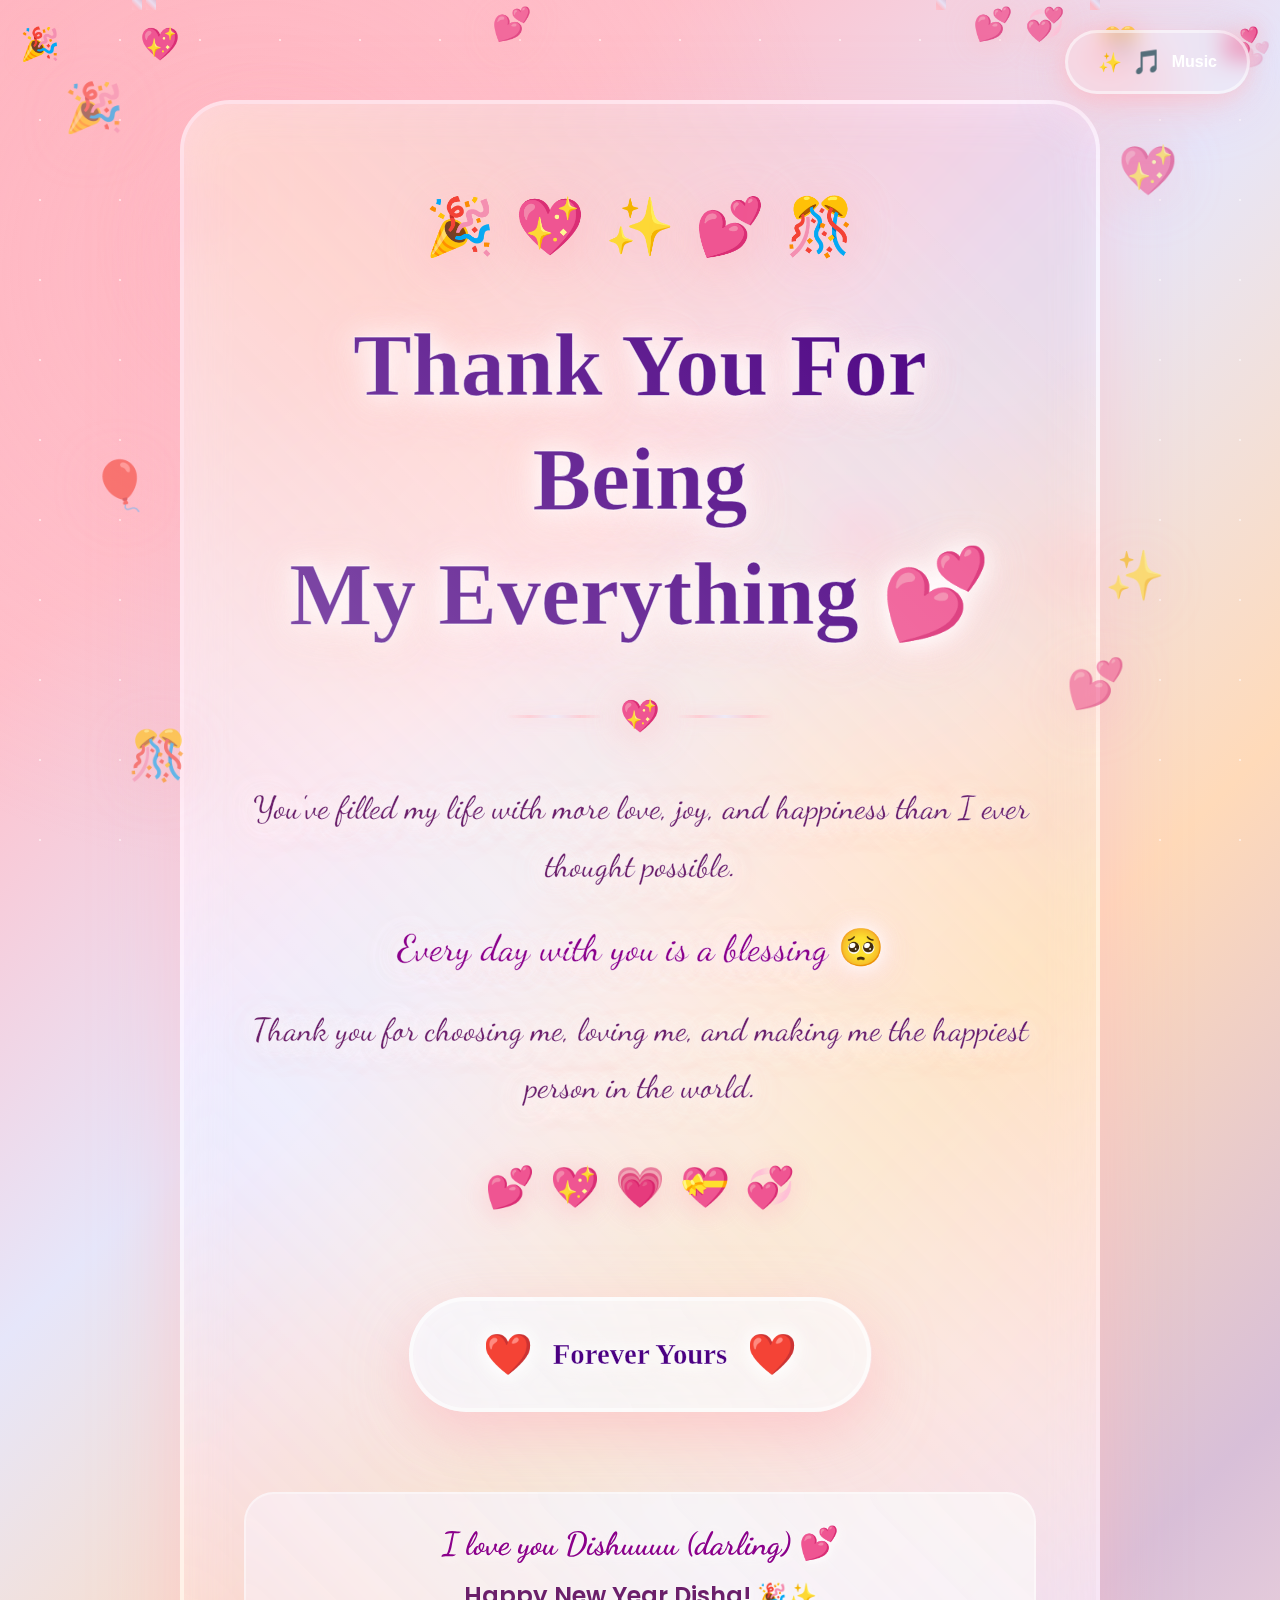
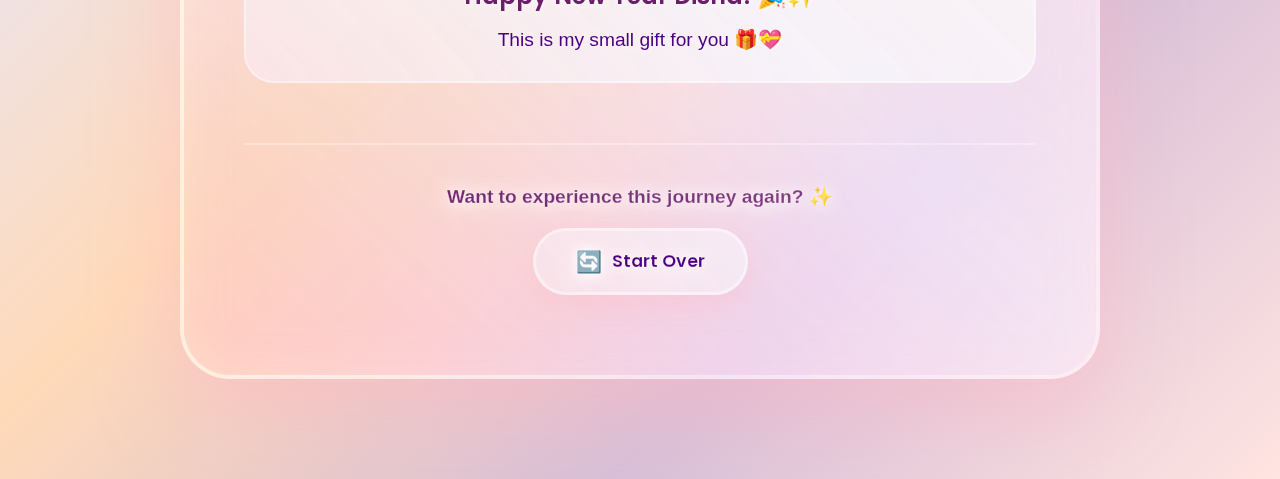
<file: thanks.html>
<!DOCTYPE html>
<html lang="en">
<head>
    <meta charset="UTF-8">
    <meta name="viewport" content="width=device-width, initial-scale=1.0, maximum-scale=5.0, user-scalable=yes">
    <meta name="mobile-web-app-capable" content="yes">
    <meta name="apple-mobile-web-app-capable" content="yes">
    <title>Thank You My Love 💕</title>
    <link rel="stylesheet" href="style.css">
    
    <!-- Google Fonts -->
    <link rel="preconnect" href="https://fonts.googleapis.com">
    <link rel="preconnect" href="https://fonts.gstatic.com" crossorigin>
    <link href="https://fonts.googleapis.com/css2?family=Poppins:wght@400;600&family=Dancing+Script:wght@700&display=swap" rel="stylesheet">
    
    <style>
        /* PAGE-SPECIFIC STYLES */
        body.thanks-page {
            background: linear-gradient(135deg, #FFB6C1 0%, #FFC0CB 20%, #E6E6FA 40%, #FFDAB9 60%, #D8BFD8 80%, #FFE4E1 100%);
            min-height: 100vh;
            overflow-x: hidden;
        }
        
        .thanks-container {
            max-width: 1000px;
            margin: 0 auto;
            padding: 100px 40px;
            position: relative;
            z-index: 20;
            min-height: 100vh;
            display: flex;
            flex-direction: column;
            align-items: center;
            justify-content: center;
        }
        
        /* Confetti Animation */
        .confetti-container {
            position: fixed;
            top: 0;
            left: 0;
            width: 100%;
            height: 100%;
            pointer-events: none;
            z-index: 30;
            overflow: hidden;
        }
        
        .confetti {
            position: absolute;
            width: 10px;
            height: 10px;
            background: var(--gradient-dream);
            opacity: 0.8;
            animation: confettiFall 5s linear infinite;
        }
        
        @keyframes confettiFall {
            0% {
                top: -10%;
                transform: translateX(0) rotate(0deg);
                opacity: 1;
            }
            100% {
                top: 110%;
                transform: translateX(100px) rotate(720deg);
                opacity: 0;
            }
        }
        
        /* Hearts Rain */
        .hearts-rain-container {
            position: fixed;
            top: 0;
            left: 0;
            width: 100%;
            height: 100%;
            pointer-events: none;
            z-index: 29;
            overflow: hidden;
        }
        
        .rain-heart {
            position: absolute;
            font-size: 2rem;
            opacity: 0.8;
            animation: heartRain 6s linear infinite;
            filter: drop-shadow(0 5px 15px rgba(255, 182, 193, 0.8));
        }
        
        @keyframes heartRain {
            0% {
                top: -10%;
                transform: translateX(0) rotate(0deg) scale(1);
                opacity: 0.8;
            }
            50% {
                transform: translateX(50px) rotate(180deg) scale(1.2);
                opacity: 1;
            }
            100% {
                top: 110%;
                transform: translateX(-50px) rotate(360deg) scale(0.8);
                opacity: 0;
            }
        }
        
        /* Main Content Card */
        .thanks-card {
            background: rgba(255, 255, 255, 0.25);
            backdrop-filter: blur(30px) saturate(180%);
            border: 4px solid rgba(255, 255, 255, 0.5);
            border-radius: 50px;
            padding: 80px 60px;
            box-shadow: 0 30px 80px rgba(255, 182, 193, 0.5),
                        inset 0 0 60px rgba(255, 255, 255, 0.2);
            position: relative;
            overflow: hidden;
            animation: cardFloat 5s ease-in-out infinite;
            text-align: center;
        }
        
        @keyframes cardFloat {
            0%, 100% { transform: translateY(0) scale(1); }
            50% { transform: translateY(-15px) scale(1.02); }
        }
        
        /* Card Shine */
        .thanks-card::before {
            content: '';
            position: absolute;
            top: -50%;
            left: -50%;
            width: 200%;
            height: 200%;
            background: linear-gradient(45deg,
                transparent 30%,
                rgba(255, 255, 255, 0.3) 50%,
                transparent 70%
            );
            animation: cardShine 8s ease-in-out infinite;
        }
        
        @keyframes cardShine {
            0%, 100% { transform: translate(-50%, -50%) rotate(0deg); }
            50% { transform: translate(50%, 50%) rotate(180deg); }
        }
        
        /* Card Glow */
        .card-glow {
            position: absolute;
            top: -10px;
            left: -10px;
            right: -10px;
            bottom: -10px;
            border-radius: 55px;
            background: linear-gradient(45deg,
                rgba(255, 182, 193, 0.6),
                rgba(230, 230, 250, 0.6),
                rgba(255, 218, 185, 0.6),
                rgba(216, 191, 216, 0.6)
            );
            filter: blur(25px);
            opacity: 0.7;
            z-index: -1;
            animation: cardGlowPulse 4s ease-in-out infinite;
        }
        
        @keyframes cardGlowPulse {
            0%, 100% { opacity: 0.7; transform: scale(1); }
            50% { opacity: 1; transform: scale(1.05); }
        }
        
        /* Decorative Header */
        .thanks-header {
            display: flex;
            justify-content: center;
            gap: 20px;
            margin-bottom: 40px;
        }
        
        .header-emoji {
            font-size: 3.5rem;
            animation: headerBounce 2s ease-in-out infinite;
            filter: drop-shadow(0 8px 25px rgba(255, 182, 193, 0.8));
        }
        
        .header-emoji:nth-child(1) { animation-delay: 0s; }
        .header-emoji:nth-child(2) { animation-delay: 0.3s; }
        .header-emoji:nth-child(3) { animation-delay: 0.6s; }
        .header-emoji:nth-child(4) { animation-delay: 0.9s; }
        .header-emoji:nth-child(5) { animation-delay: 1.2s; }
        
        @keyframes headerBounce {
            0%, 100% { transform: translateY(0) scale(1); }
            25% { transform: translateY(-20px) scale(1.2); }
            75% { transform: translateY(-10px) scale(1.1); }
        }
        
        /* Main Title */
        .thanks-title {
            font-family: 'Great Vibes', cursive;
            font-size: 5.5rem;
            color: #4B0082;
            text-shadow: 0 0 25px rgba(255, 255, 255, 1),
                         0 5px 40px rgba(255, 255, 255, 1),
                         0 8px 50px rgba(255, 182, 193, 0.8);
            -webkit-text-stroke: 1px rgba(255, 255, 255, 0.6);
            animation: titleFloat 4s ease-in-out infinite;
            margin: 30px 0;
            line-height: 1.3;
            font-weight: 700;
        }
        
        @keyframes titleGradient {
            0% { background-position: 0% 50%; }
            50% { background-position: 100% 50%; }
            100% { background-position: 0% 50%; }
        }
        
        @keyframes titleFloat {
            0%, 100% { transform: translateY(0); }
            50% { transform: translateY(-10px); }
        }
        
        /* Decorative Separator */
        .separator {
            display: flex;
            align-items: center;
            justify-content: center;
            gap: 15px;
            margin: 40px 0;
        }
        
        .sep-line {
            width: 100px;
            height: 3px;
            background: linear-gradient(90deg,
                transparent,
                rgba(255, 182, 193, 0.8),
                rgba(230, 230, 250, 0.8),
                rgba(255, 182, 193, 0.8),
                transparent
            );
            box-shadow: 0 0 15px rgba(255, 182, 193, 0.6);
            animation: lineGlow 2s ease-in-out infinite;
        }
        
        .sep-emoji {
            font-size: 2rem;
            animation: heartPulse 1.5s ease-in-out infinite;
            filter: drop-shadow(0 5px 20px rgba(255, 182, 193, 0.8));
        }
        
        /* Thank You Message */
        .thanks-message {
            font-family: 'Dancing Script', cursive;
            font-size: 2rem;
            line-height: 1.8;
            color: #6B1F6B;
            text-shadow: 0 0 20px rgba(255, 255, 255, 1),
                        0 3px 30px rgba(255, 255, 255, 1),
                        0 6px 40px rgba(255, 182, 193, 0.7);
            -webkit-text-stroke: 0.5px rgba(255, 255, 255, 0.5);
            margin: 40px 0;
            position: relative;
            z-index: 10;
            font-weight: 600;
        }
        
        .message-highlight {
            font-size: 2.3rem;
            font-weight: 700;
            color: #8B008B;
            text-shadow: 0 0 20px rgba(255, 255, 255, 1),
                         0 3px 30px rgba(255, 255, 255, 1),
                         0 5px 35px rgba(255, 182, 193, 0.8);
            -webkit-text-stroke: 0.7px rgba(255, 255, 255, 0.6);
            display: block;
            margin: 20px 0;
        }
        
        /* Emoji Decoration */
        .message-emojis {
            display: flex;
            justify-content: center;
            gap: 15px;
            margin: 30px 0;
        }
        
        .msg-emoji {
            font-size: 2.5rem;
            animation: emojiFloat 3s ease-in-out infinite;
            filter: drop-shadow(0 5px 15px rgba(255, 182, 193, 0.7));
        }
        
        .msg-emoji:nth-child(1) { animation-delay: 0s; }
        .msg-emoji:nth-child(2) { animation-delay: 0.4s; }
        .msg-emoji:nth-child(3) { animation-delay: 0.8s; }
        .msg-emoji:nth-child(4) { animation-delay: 1.2s; }
        .msg-emoji:nth-child(5) { animation-delay: 1.6s; }
        
        @keyframes emojiFloat {
            0%, 100% { transform: translateY(0) rotate(0deg) scale(1); }
            50% { transform: translateY(-15px) rotate(10deg) scale(1.2); }
        }
        
        /* Forever Button */
        .forever-button-wrapper {
            position: relative;
            display: inline-block;
            margin: 50px 0 30px;
        }
        
        .button-rings {
            position: absolute;
            top: 50%;
            left: 50%;
            transform: translate(-50%, -50%);
            pointer-events: none;
        }
        
        .ring {
            position: absolute;
            top: 50%;
            left: 50%;
            transform: translate(-50%, -50%);
            border-radius: 50%;
            border: 3px solid rgba(255, 182, 193, 0.5);
        }
        
        .ring-1 {
            width: 100%;
            height: 100%;
            animation: ringPulse 3s ease-out infinite;
        }
        
        .ring-2 {
            width: 100%;
            height: 100%;
            animation: ringPulse 3s ease-out 1s infinite;
        }
        
        .ring-3 {
            width: 100%;
            height: 100%;
            animation: ringPulse 3s ease-out 2s infinite;
        }
        
        @keyframes ringPulse {
            0% {
                width: 100%;
                height: 100%;
                opacity: 1;
            }
            100% {
                width: 250%;
                height: 250%;
                opacity: 0;
            }
        }
        
        .forever-btn {
            position: relative;
            display: inline-flex;
            align-items: center;
            gap: 20px;
            padding: 30px 70px;
            border-radius: 70px;
            border: 4px solid rgba(255, 255, 255, 0.6);
            background: rgba(255, 255, 255, 0.3);
            backdrop-filter: blur(20px);
            color: #4B0082;
            text-shadow: 0 0 15px rgba(255, 255, 255, 1),
                         0 3px 25px rgba(255, 255, 255, 1);
            -webkit-text-stroke: 0.5px rgba(255, 255, 255, 0.7);
            font-family: 'Playfair Display', serif;
            font-size: 1.8rem;
            font-weight: 700;
            text-decoration: none;
            cursor: pointer;
            box-shadow: 0 20px 60px rgba(255, 182, 193, 0.6),
                        inset 0 0 40px rgba(255, 255, 255, 0.2);
            transition: all 0.5s cubic-bezier(0.34, 1.56, 0.64, 1);
            overflow: hidden;
            animation: btnFloat 4s ease-in-out infinite;
        }
        
        .forever-btn::before {
            content: '';
            position: absolute;
            top: 0;
            left: -100%;
            width: 100%;
            height: 100%;
            background: linear-gradient(90deg,
                transparent,
                rgba(255, 255, 255, 0.4),
                transparent
            );
            transition: left 0.6s ease;
        }
        
        .forever-btn:hover::before {
            left: 100%;
        }
        
        .forever-btn:hover {
            transform: scale(1.15) translateY(-10px);
            box-shadow: 0 30px 80px rgba(255, 182, 193, 0.8),
                        0 0 60px rgba(230, 230, 250, 0.6);
            border-color: rgba(255, 255, 255, 0.9);
        }
        
        .btn-heart {
            font-size: 2.5rem;
            animation: heartBeat 1.5s ease-in-out infinite;
        }
        
        @keyframes heartBeat {
            0%, 100% { transform: scale(1); }
            25% { transform: scale(1.3); }
            50% { transform: scale(1); }
            75% { transform: scale(1.15); }
        }
        
        /* Replay Section */
        .replay-section {
            margin-top: 60px;
            padding-top: 40px;
            border-top: 2px solid rgba(255, 255, 255, 0.3);
        }
        
        .replay-text {
            font-family: 'Quicksand', sans-serif;
            font-size: 1.2rem;
            color: #6B1F6B;
            text-shadow: 0 0 15px rgba(255, 255, 255, 1),
                         0 2px 20px rgba(255, 255, 255, 0.8);
            -webkit-text-stroke: 0.3px rgba(255, 255, 255, 0.5);
            margin-bottom: 20px;
            font-weight: 600;
        }
        
        .replay-btn {
            display: inline-flex;
            align-items: center;
            gap: 10px;
            padding: 15px 40px;
            border-radius: 40px;
            background: rgba(255, 255, 255, 0.25);
            backdrop-filter: blur(15px);
            border: 3px solid rgba(255, 255, 255, 0.4);
            color: #4B0082;
            text-shadow: 0 0 12px rgba(255, 255, 255, 1),
                         0 2px 20px rgba(255, 255, 255, 0.8);
            -webkit-text-stroke: 0.3px rgba(255, 255, 255, 0.6);
            font-family: 'Poppins', sans-serif;
            font-size: 1.1rem;
            font-weight: 600;
            text-decoration: none;
            box-shadow: 0 10px 30px rgba(255, 182, 193, 0.4);
            transition: all 0.4s ease;
        }
        
        .replay-btn:hover {
            transform: scale(1.08) translateY(-3px);
            background: rgba(255, 255, 255, 0.35);
            box-shadow: 0 15px 40px rgba(255, 182, 193, 0.6);
        }
        
        .replay-icon {
            font-size: 1.3rem;
            animation: rotateIcon 2s linear infinite;
        }
        
        @keyframes rotateIcon {
            from { transform: rotate(0deg); }
            to { transform: rotate(360deg); }
        }
        
        /* Sparkle Burst Effect */
        .sparkle-burst {
            position: fixed;
            top: 0;
            left: 0;
            width: 100%;
            height: 100%;
            pointer-events: none;
            z-index: 35;
            display: none;
        }
        
        .sparkle-burst.active {
            display: block;
        }
        
        .sparkle {
            position: absolute;
            font-size: 1.5rem;
            animation: sparkleBurst 1.5s ease-out forwards;
        }
        
        @keyframes sparkleBurst {
            0% {
                transform: translate(0, 0) scale(0) rotate(0deg);
                opacity: 1;
            }
            100% {
                transform: translate(var(--tx), var(--ty)) scale(1.5) rotate(360deg);
                opacity: 0;
            }
        }
        
        /* Floating Celebration Decorations */
        .celebration-floats {
            position: fixed;
            top: 0;
            left: 0;
            width: 100%;
            height: 100%;
            pointer-events: none;
            z-index: 28;
        }
        
        .float-celebrate {
            position: absolute;
            font-size: 3rem;
            opacity: 0.6;
            animation: celebrateFloat 15s ease-in-out infinite;
            filter: drop-shadow(0 8px 25px rgba(255, 182, 193, 0.8));
        }
        
        .cf-1 { top: 8%; left: 5%; animation-delay: 0s; }
        .cf-2 { top: 15%; right: 8%; animation-delay: 2s; }
        .cf-3 { bottom: 12%; left: 10%; animation-delay: 4s; }
        .cf-4 { bottom: 20%; right: 12%; animation-delay: 6s; }
        .cf-5 { top: 50%; left: 7%; animation-delay: 8s; }
        .cf-6 { top: 60%; right: 9%; animation-delay: 10s; }
        
        @keyframes celebrateFloat {
            0%, 100% { 
                transform: translateY(0) rotate(0deg) scale(1); 
                opacity: 0.6;
            }
            50% { 
                transform: translateY(-50px) rotate(180deg) scale(1.4); 
                opacity: 1;
            }
        }
        
        /* Responsive */
        @media (max-width: 768px) {
            .thanks-card {
                padding: 60px 40px;
            }
            
            .thanks-title {
                font-size: 4rem;
            }
            
            .thanks-message {
                font-size: 1.6rem;
            }
            
            .message-highlight {
                font-size: 1.8rem;
            }
            
            .forever-btn {
                font-size: 1.5rem;
                padding: 25px 50px;
            }
        }
        
        @media (max-width: 480px) {
            .thanks-card {
                padding: 50px 30px;
            }
            
            .thanks-title {
                font-size: 3rem;
            }
            
            .thanks-message {
                font-size: 1.4rem;
            }
            
            .forever-btn {
                font-size: 1.3rem;
                padding: 20px 40px;
            }
            
            .header-emoji {
                font-size: 2.5rem;
            }
        }
    </style>
</head>
<body class="thanks-page">
    <!-- SVG Filters -->
    <svg class="svg-filters" style="position: absolute; width: 0; height: 0;">
        <defs>
            <filter id="glow">
                <feGaussianBlur stdDeviation="4" result="coloredBlur"/>
                <feMerge>
                    <feMergeNode in="coloredBlur"/>
                    <feMergeNode in="SourceGraphic"/>
                </feMerge>
            </filter>
        </defs>
    </svg>

    <!-- Multiple Layered Backgrounds -->
    <div class="bg-layer bg-layer-1"></div>
    <div class="bg-layer bg-layer-2"></div>
    <div class="bg-layer bg-layer-3"></div>

    <!-- Glowing Orbs -->
    <div class="glow-orbs">
        <div class="orb orb-1"></div>
        <div class="orb orb-2"></div>
        <div class="orb orb-3"></div>
        <div class="orb orb-4"></div>
        <div class="orb orb-5"></div>
    </div>

    <!-- Floating Hearts -->
    <div class="floating-hearts"></div>

    <!-- Sparkles -->
    <div class="sparkles-container"></div>

    <!-- Confetti -->
    <div class="confetti-container" id="confettiContainer"></div>

    <!-- Hearts Rain -->
    <div class="hearts-rain-container" id="heartsRainContainer"></div>

    <!-- Celebration Floating Decorations -->
    <div class="celebration-floats">
        <div class="float-celebrate cf-1">🎉</div>
        <div class="float-celebrate cf-2">💖</div>
        <div class="float-celebrate cf-3">🎊</div>
        <div class="float-celebrate cf-4">💕</div>
        <div class="float-celebrate cf-5">🎈</div>
        <div class="float-celebrate cf-6">✨</div>
    </div>

    <!-- Sparkle Burst -->
    <div class="sparkle-burst" id="sparkleBurst"></div>

    <!-- Music Control -->
    <div class="music-control">
        <div class="music-btn-glow"></div>
        <button class="music-btn" id="musicToggle">
            <span class="music-decoration">✨</span>
            <span class="music-icon">🎵</span>
            <span class="music-text">Music</span>
        </button>
    </div>

    <!-- Corner Flourishes -->
    <div class="corner-flourish tl">
        <span class="flourish-element">🎉</span>
        <div class="flourish-line"></div>
        <span class="flourish-element">💖</span>
    </div>
    <div class="corner-flourish tr">
        <span class="flourish-element">💕</span>
        <div class="flourish-line"></div>
        <span class="flourish-element">🎊</span>
    </div>

    <!-- Main Content -->
    <div class="thanks-container">
        <div class="thanks-card">
            <div class="card-glow"></div>
            
            <!-- Header Emojis -->
            <div class="thanks-header">
                <span class="header-emoji">🎉</span>
                <span class="header-emoji">💖</span>
                <span class="header-emoji">✨</span>
                <span class="header-emoji">💕</span>
                <span class="header-emoji">🎊</span>
            </div>

            <!-- Main Title -->
            <h1 class="thanks-title">
                Thank You For Being<br>My Everything 💕
            </h1>

            <!-- Separator -->
            <div class="separator">
                <div class="sep-line"></div>
                <span class="sep-emoji">💖</span>
                <div class="sep-line"></div>
            </div>

            <!-- Thank You Message -->
            <div class="thanks-message">
                <p>
                    You've filled my life with more love, joy, and happiness than I ever thought possible.
                </p>
                <span class="message-highlight">
                    Every day with you is a blessing 🥺
                </span>
                <p>
                    Thank you for choosing me, loving me, and making me the happiest person in the world.
                </p>
            </div>

            <!-- Message Emojis -->
            <div class="message-emojis">
                <span class="msg-emoji">💕</span>
                <span class="msg-emoji">💖</span>
                <span class="msg-emoji">💗</span>
                <span class="msg-emoji">💝</span>
                <span class="msg-emoji">💞</span>
            </div>

            <!-- Forever Button -->
            <div class="forever-button-wrapper">
                <div class="button-rings">
                    <div class="ring ring-1"></div>
                    <div class="ring ring-2"></div>
                    <div class="ring ring-3"></div>
                </div>
                <button class="forever-btn" id="foreverBtn">
                    <span class="btn-heart">❤️</span>
                    <span>Forever Yours</span>
                    <span class="btn-heart">❤️</span>
                </button>
            </div>

            <!-- Personal Message -->
            <div class="personal-message" style="margin-top: 50px; padding: 30px; background: rgba(255, 255, 255, 0.3); backdrop-filter: blur(15px); border-radius: 30px; border: 2px solid rgba(255, 255, 255, 0.4);">
                <p style="font-family: 'Dancing Script', cursive; font-size: 2rem; color: #8B008B; text-shadow: 2px 2px 8px rgba(255, 255, 255, 0.8); margin-bottom: 15px; font-weight: 700;">
                    I love you Dishuuuu (darling) 💕
                </p>
                <p style="font-family: 'Poppins', sans-serif; font-size: 1.5rem; color: #6B1F6B; text-shadow: 1px 1px 5px rgba(255, 255, 255, 0.6); margin-bottom: 15px; font-weight: 600;">
                    Happy New Year Disha! 🎉✨
                </p>
                <p style="font-family: 'Quicksand', sans-serif; font-size: 1.2rem; color: #4B0082; text-shadow: 1px 1px 4px rgba(255, 255, 255, 0.5); font-weight: 500;">
                    This is my small gift for you 🎁💝
                </p>
            </div>

            <!-- Replay Section -->
            <div class="replay-section">
                <p class="replay-text">Want to experience this journey again? ✨</p>
                <a href="index.html" class="replay-btn">
                    <span class="replay-icon">🔄</span>
                    <span>Start Over</span>
                </a>
            </div>
        </div>
    </div>

    <script src="script.js"></script>
    <script>
        // Additional page-specific effects
        document.addEventListener('DOMContentLoaded', function() {
            // Create continuous confetti
            const confettiContainer = document.getElementById('confettiContainer');
            const colors = ['#FFB6C1', '#FFC0CB', '#E6E6FA', '#FFDAB9', '#D8BFD8'];
            
            function createConfetti() {
                const confetti = document.createElement('div');
                confetti.className = 'confetti';
                confetti.style.left = Math.random() * 100 + '%';
                confetti.style.backgroundColor = colors[Math.floor(Math.random() * colors.length)];
                confetti.style.animationDelay = Math.random() * 2 + 's';
                confetti.style.animationDuration = (Math.random() * 3 + 3) + 's';
                confettiContainer.appendChild(confetti);
                
                setTimeout(() => confetti.remove(), 6000);
            }
            
            // Create confetti continuously
            setInterval(createConfetti, 200);
            
            // Create hearts rain
            const heartsRainContainer = document.getElementById('heartsRainContainer');
            const heartEmojis = ['💕', '💖', '💗', '💝', '💞', '💓'];
            
            function createHeart() {
                const heart = document.createElement('div');
                heart.className = 'rain-heart';
                heart.textContent = heartEmojis[Math.floor(Math.random() * heartEmojis.length)];
                heart.style.left = Math.random() * 100 + '%';
                heart.style.animationDelay = Math.random() * 2 + 's';
                heart.style.animationDuration = (Math.random() * 4 + 4) + 's';
                heartsRainContainer.appendChild(heart);
                
                setTimeout(() => heart.remove(), 8000);
            }
            
            // Create hearts continuously
            setInterval(createHeart, 300);
            
            // Forever button sparkle burst effect
            const foreverBtn = document.getElementById('foreverBtn');
            const sparkleBurst = document.getElementById('sparkleBurst');
            
            foreverBtn.addEventListener('click', function(e) {
                const rect = this.getBoundingClientRect();
                const centerX = rect.left + rect.width / 2;
                const centerY = rect.top + rect.height / 2;
                
                sparkleBurst.classList.add('active');
                sparkleBurst.innerHTML = '';
                
                const sparkleEmojis = ['✨', '💫', '⭐', '🌟', '💖', '💕'];
                
                for (let i = 0; i < 20; i++) {
                    const sparkle = document.createElement('div');
                    sparkle.className = 'sparkle';
                    sparkle.textContent = sparkleEmojis[Math.floor(Math.random() * sparkleEmojis.length)];
                    
                    const angle = (Math.PI * 2 * i) / 20;
                    const distance = 200;
                    const tx = Math.cos(angle) * distance;
                    const ty = Math.sin(angle) * distance;
                    
                    sparkle.style.left = centerX + 'px';
                    sparkle.style.top = centerY + 'px';
                    sparkle.style.setProperty('--tx', tx + 'px');
                    sparkle.style.setProperty('--ty', ty + 'px');
                    sparkle.style.animationDelay = (i * 0.05) + 's';
                    
                    sparkleBurst.appendChild(sparkle);
                }
                
                setTimeout(() => {
                    sparkleBurst.classList.remove('active');
                }, 1500);
            });
        });
    </script>
    
    <audio id="bgMusic" loop>
        <source src="assets/music/m6.ogg" type="audio/ogg">
        Your browser does not support the audio element.
    </audio>
    <script src="script.js"></script>
</body>
</html>
</file>
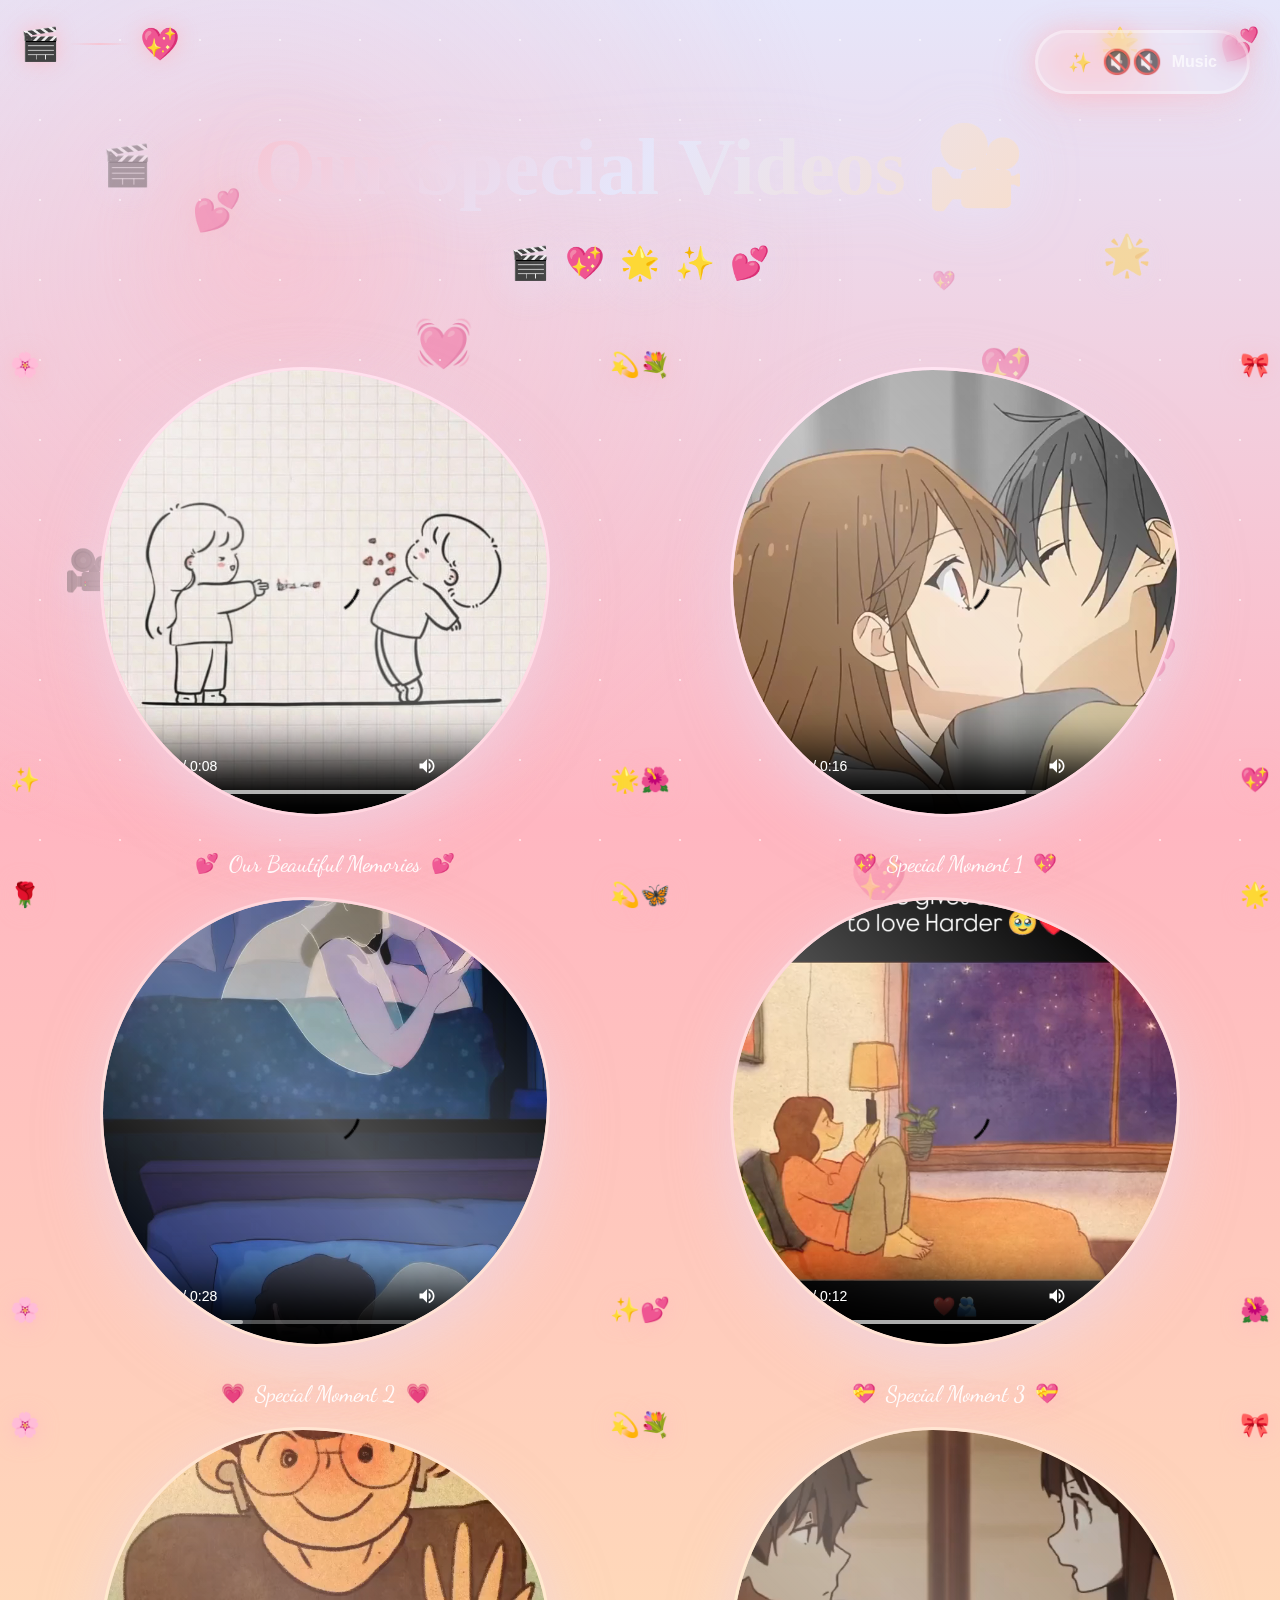
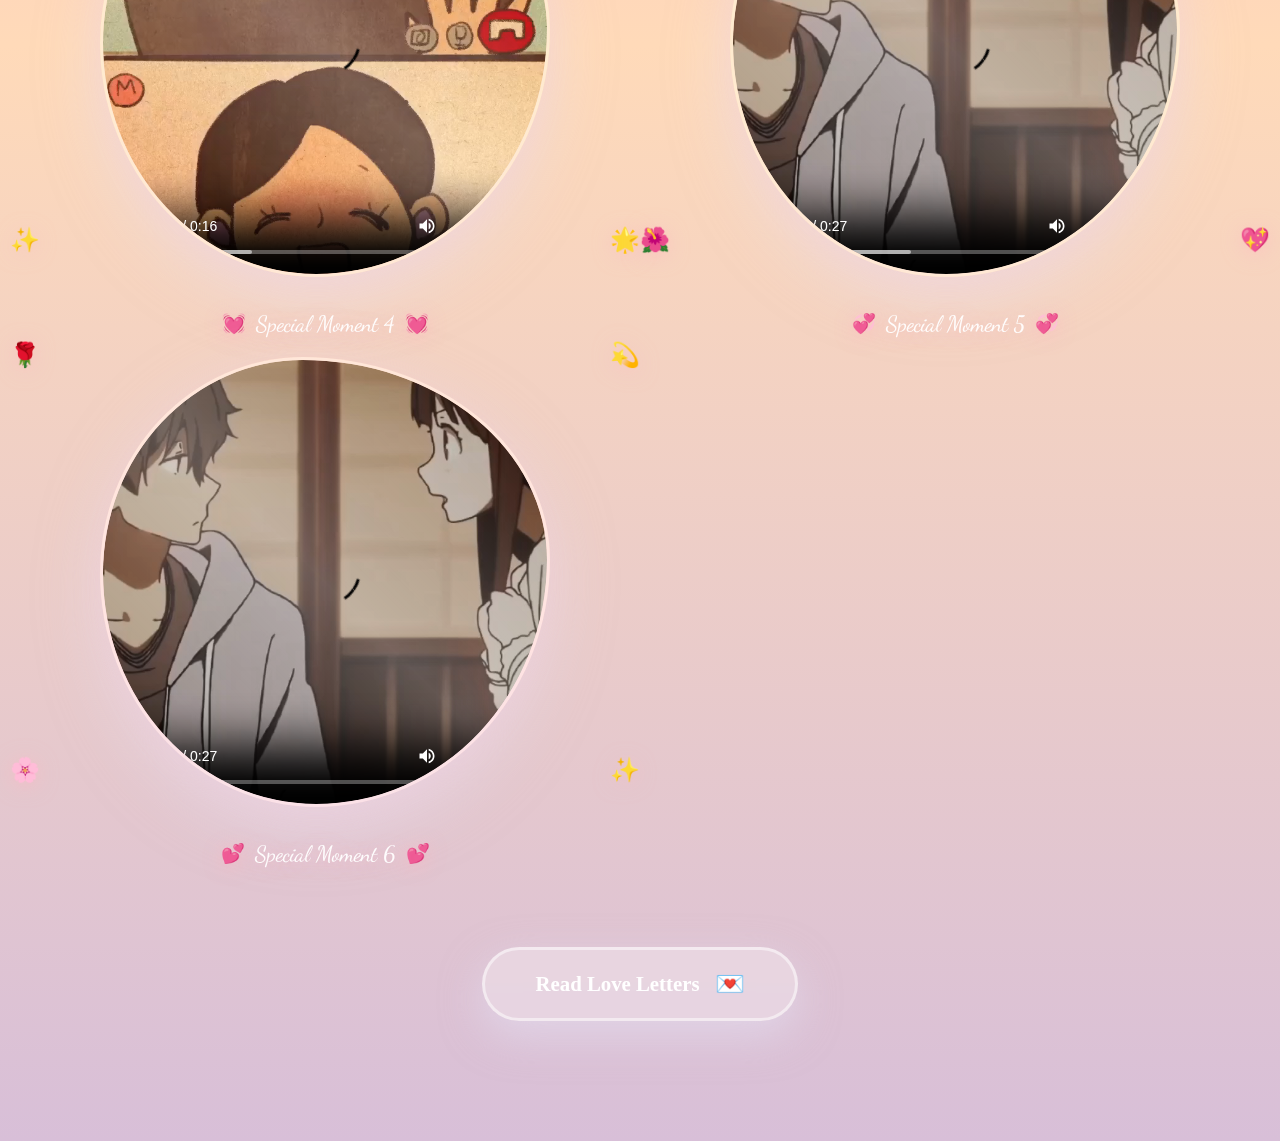
<file: videos.html>
<!DOCTYPE html>
<html lang="en">
<head>
    <meta charset="UTF-8">
    <meta name="viewport" content="width=device-width, initial-scale=1.0, maximum-scale=5.0, user-scalable=yes">
    <meta name="mobile-web-app-capable" content="yes">
    <meta name="apple-mobile-web-app-capable" content="yes">
    <title>Our Special Videos 🎥</title>
    <link rel="stylesheet" href="style.css">
    
    <!-- Google Fonts -->
    <link rel="preconnect" href="https://fonts.googleapis.com">
    <link rel="preconnect" href="https://fonts.gstatic.com" crossorigin>
    <link href="https://fonts.googleapis.com/css2?family=Poppins:wght@400;600&family=Dancing+Script:wght@700&display=swap" rel="stylesheet">
    
    <style>
        /* PAGE-SPECIFIC STYLES */
        body.videos-page {
            background: linear-gradient(180deg, #E6E6FA 0%, #FFB6C1 30%, #FFDAB9 60%, #D8BFD8 100%);
            min-height: 100vh;
        }
        
        .videos-container {
            max-width: 1300px;
            margin: 0 auto;
            padding: 120px 40px 80px;
            position: relative;
            z-index: 20;
        }
        
        /* Dreamy Header */
        .videos-header {
            text-align: center;
            margin-bottom: 80px;
            position: relative;
        }
        
        .videos-title {
            font-family: 'Great Vibes', cursive;
            font-size: 5rem;
            background: linear-gradient(135deg, #FFB6C1, #E6E6FA, #FFDAB9);
            background-clip: text;
            -webkit-background-clip: text;
            -webkit-text-fill-color: transparent;
            filter: drop-shadow(0 5px 30px rgba(230, 230, 250, 0.8));
            animation: titleWave 4s ease-in-out infinite;
            margin-bottom: 20px;
        }
        
        @keyframes titleWave {
            0%, 100% { transform: translateY(0) scale(1); }
            50% { transform: translateY(-10px) scale(1.02); }
        }
        
        .title-bubbles {
            display: flex;
            justify-content: center;
            gap: 15px;
            margin-top: 25px;
        }
        
        .bubble-icon {
            font-size: 2rem;
            animation: bubbleFloat 3s ease-in-out infinite;
            filter: drop-shadow(0 5px 20px rgba(230, 230, 250, 0.7));
        }
        
        .bubble-icon:nth-child(1) { animation-delay: 0s; }
        .bubble-icon:nth-child(2) { animation-delay: 0.4s; }
        .bubble-icon:nth-child(3) { animation-delay: 0.8s; }
        .bubble-icon:nth-child(4) { animation-delay: 1.2s; }
        .bubble-icon:nth-child(5) { animation-delay: 1.6s; }
        
        @keyframes bubbleFloat {
            0%, 100% { 
                transform: translateY(0) scale(1); 
                opacity: 0.7;
            }
            50% { 
                transform: translateY(-20px) scale(1.2); 
                opacity: 1;
            }
        }
        
        /* Video Grid */
        .videos-grid {
            display: grid;
            grid-template-columns: repeat(auto-fit, minmax(400px, 1fr));
            gap: 80px 60px;
            margin-top: 60px;
        }
        
        /* Glass Bubble Cards */
        .video-bubble {
            position: relative;
            display: flex;
            align-items: center;
            justify-content: center;
            transition: all 0.6s cubic-bezier(0.34, 1.56, 0.64, 1);
            cursor: pointer;
            animation: floatBubble 6s ease-in-out infinite;
        }
        
        .video-bubble:nth-child(1) { animation-delay: 0s; }
        .video-bubble:nth-child(2) { animation-delay: 1.5s; }
        .video-bubble:nth-child(3) { animation-delay: 3s; }
        .video-bubble:nth-child(4) { animation-delay: 4.5s; }
        .video-bubble:nth-child(5) { animation-delay: 6s; }
        .video-bubble:nth-child(6) { animation-delay: 7.5s; }
        .video-bubble:nth-child(7) { animation-delay: 9s; }
        
        @keyframes floatBubble {
            0%, 100% { 
                transform: translateY(0) scale(1); 
            }
            50% { 
                transform: translateY(-30px) scale(1.03); 
            }
        }
        
        .video-bubble:hover {
            transform: scale(1.12) translateY(-20px) !important;
            z-index: 100;
        }
        
        /* Blob-shaped container */
        .bubble-shape {
            position: relative;
            width: 100%;
            max-width: 450px;
            aspect-ratio: 1;
            border-radius: 45% 55% 52% 48% / 48% 45% 55% 52%;
            background: rgba(255, 255, 255, 0.2);
            backdrop-filter: blur(25px) saturate(180%);
            border: 3px solid rgba(255, 255, 255, 0.4);
            box-shadow: 0 20px 60px rgba(230, 230, 250, 0.5),
                        0 10px 30px rgba(255, 182, 193, 0.3),
                        inset 0 0 50px rgba(255, 255, 255, 0.2);
            display: flex;
            align-items: center;
            justify-content: center;
            overflow: hidden;
            animation: morphBlob 10s ease-in-out infinite;
            transition: all 0.5s ease;
        }
        
        @keyframes morphBlob {
            0%, 100% {
                border-radius: 45% 55% 52% 48% / 48% 45% 55% 52%;
            }
            25% {
                border-radius: 52% 48% 45% 55% / 55% 52% 48% 45%;
            }
            50% {
                border-radius: 48% 52% 55% 45% / 45% 55% 52% 48%;
            }
            75% {
                border-radius: 55% 45% 48% 52% / 52% 48% 45% 55%;
            }
        }
        
        .video-bubble:hover .bubble-shape {
            box-shadow: 0 30px 80px rgba(230, 230, 250, 0.7),
                        0 20px 50px rgba(255, 182, 193, 0.5),
                        0 0 60px rgba(255, 182, 193, 0.6);
            border-color: rgba(255, 255, 255, 0.7);
        }
        
        /* Glass shine effect */
        .bubble-shape::before {
            content: '';
            position: absolute;
            top: -50%;
            left: -50%;
            width: 200%;
            height: 200%;
            background: linear-gradient(45deg,
                transparent 30%,
                rgba(255, 255, 255, 0.3) 50%,
                transparent 70%
            );
            animation: glassShine 6s ease-in-out infinite;
        }
        
        @keyframes glassShine {
            0%, 100% { transform: translate(-50%, -50%) rotate(0deg); }
            50% { transform: translate(50%, 50%) rotate(180deg); }
        }
        
        /* Glow Border */
        .glow-border {
            position: absolute;
            top: -5px;
            left: -5px;
            right: -5px;
            bottom: -5px;
            border-radius: 50% 50% 50% 50%;
            background: linear-gradient(45deg,
                rgba(255, 182, 193, 0.6),
                rgba(230, 230, 250, 0.6),
                rgba(255, 218, 185, 0.6)
            );
            filter: blur(15px);
            opacity: 0.7;
            z-index: -1;
            animation: glowPulse 3s ease-in-out infinite;
        }
        
        @keyframes glowPulse {
            0%, 100% { opacity: 0.7; transform: scale(1); }
            50% { opacity: 1; transform: scale(1.1); }
        }
        
        /* Video Player */
        .video-player {
            width: 100%;
            height: 100%;
            object-fit: cover;
            border-radius: inherit;
        }
        
        /* Video Placeholder */
        .video-placeholder {
            width: 70%;
            height: 70%;
            border-radius: 30% 70% 70% 30% / 30% 30% 70% 70%;
            background: linear-gradient(135deg,
                rgba(255, 182, 193, 0.4),
                rgba(230, 230, 250, 0.4),
                rgba(255, 218, 185, 0.4)
            );
            display: flex;
            flex-direction: column;
            align-items: center;
            justify-content: center;
            gap: 15px;
            position: relative;
            overflow: hidden;
        }
        
        .video-icon {
            font-size: 4rem;
            filter: drop-shadow(0 5px 20px rgba(255, 182, 193, 0.8));
        }
        
        /* Play Button */
        .play-button {
            position: absolute;
            width: 80px;
            height: 80px;
            border-radius: 50%;
            background: rgba(255, 255, 255, 0.9);
            display: flex;
            align-items: center;
            justify-content: center;
            font-size: 2.5rem;
            box-shadow: 0 10px 40px rgba(255, 182, 193, 0.6);
            animation: playPulse 2s ease-in-out infinite;
            transition: all 0.4s ease;
        }
        
        @keyframes playPulse {
            0%, 100% { 
                transform: scale(1); 
                box-shadow: 0 10px 40px rgba(255, 182, 193, 0.6);
            }
            50% { 
                transform: scale(1.1); 
                box-shadow: 0 15px 60px rgba(255, 182, 193, 0.9);
            }
        }
        
        .video-bubble:hover .play-button {
            transform: scale(1.2);
            background: rgba(255, 255, 255, 1);
        }
        
        /* Video Caption */
        .video-caption {
            position: absolute;
            bottom: -60px;
            left: 50%;
            transform: translateX(-50%);
            font-family: 'Dancing Script', cursive;
            font-size: 1.4rem;
            color: rgba(255, 255, 255, 0.95);
            text-shadow: 0 3px 20px rgba(255, 182, 193, 0.8);
            text-align: center;
            white-space: nowrap;
            display: flex;
            align-items: center;
            gap: 10px;
        }
        
        .caption-heart {
            font-size: 1.2rem;
            animation: heartPulse 1.5s ease-in-out infinite;
        }
        
        /* Decorative Elements Around Bubbles */
        .bubble-decoration {
            position: absolute;
            font-size: 1.5rem;
            animation: decorationFloat 4s ease-in-out infinite;
            filter: drop-shadow(0 3px 10px rgba(255, 182, 193, 0.6));
        }
        
        .deco-1 { top: -20px; left: -30px; animation-delay: 0s; }
        .deco-2 { top: -20px; right: -30px; animation-delay: 0.5s; }
        .deco-3 { bottom: 20px; left: -30px; animation-delay: 1s; }
        .deco-4 { bottom: 20px; right: -30px; animation-delay: 1.5s; }
        
        @keyframes decorationFloat {
            0%, 100% { 
                transform: translateY(0) rotate(0deg) scale(1); 
                opacity: 0.7;
            }
            50% { 
                transform: translateY(-15px) rotate(180deg) scale(1.2); 
                opacity: 1;
            }
        }
        
        /* Mini Hearts Around Bubbles */
        .mini-hearts {
            position: absolute;
            top: 50%;
            left: 50%;
            width: 120%;
            height: 120%;
            transform: translate(-50%, -50%);
            pointer-events: none;
        }
        
        .mini-heart {
            position: absolute;
            font-size: 1rem;
            opacity: 0;
            animation: miniHeartFloat 4s ease-in-out infinite;
        }
        
        .video-bubble:hover .mini-heart {
            animation: miniHeartFloat 2s ease-in-out infinite;
        }
        
        .mh-1 { top: 10%; left: 10%; animation-delay: 0s; }
        .mh-2 { top: 10%; right: 10%; animation-delay: 0.3s; }
        .mh-3 { bottom: 10%; left: 10%; animation-delay: 0.6s; }
        .mh-4 { bottom: 10%; right: 10%; animation-delay: 0.9s; }
        .mh-5 { top: 50%; left: 0%; animation-delay: 1.2s; }
        .mh-6 { top: 50%; right: 0%; animation-delay: 1.5s; }
        
        @keyframes miniHeartFloat {
            0%, 100% { 
                opacity: 0; 
                transform: translateY(0) scale(0.5); 
            }
            50% { 
                opacity: 0.8; 
                transform: translateY(-20px) scale(1); 
            }
        }
        
        /* Navigation */
        .nav-bottom {
            text-align: center;
            margin-top: 100px;
            padding: 40px 0;
        }
        
        .nav-btn {
            display: inline-flex;
            align-items: center;
            gap: 15px;
            padding: 20px 50px;
            border-radius: 50px;
            background: rgba(255, 255, 255, 0.3);
            backdrop-filter: blur(15px);
            border: 3px solid rgba(255, 255, 255, 0.5);
            color: white;
            font-family: 'Playfair Display', serif;
            font-size: 1.3rem;
            font-weight: 700;
            text-decoration: none;
            box-shadow: 0 15px 40px rgba(230, 230, 250, 0.5);
            transition: all 0.4s ease;
            position: relative;
            overflow: hidden;
        }
        
        .nav-btn::before {
            content: '';
            position: absolute;
            top: 0;
            left: -100%;
            width: 100%;
            height: 100%;
            background: linear-gradient(90deg, transparent, rgba(255, 255, 255, 0.3), transparent);
            transition: left 0.6s ease;
        }
        
        .nav-btn:hover::before {
            left: 100%;
        }
        
        .nav-btn:hover {
            transform: scale(1.08) translateY(-5px);
            box-shadow: 0 20px 60px rgba(230, 230, 250, 0.7);
        }
        
        .btn-icon {
            font-size: 1.5rem;
            animation: iconBounce 2s ease-in-out infinite;
        }
        
        @keyframes iconBounce {
            0%, 100% { transform: translateX(0); }
            50% { transform: translateX(5px); }
        }
        
        /* Floating Video Decorations */
        .video-floats {
            position: fixed;
            top: 0;
            left: 0;
            width: 100%;
            height: 100%;
            pointer-events: none;
            z-index: 7;
        }
        
        .float-deco {
            position: absolute;
            font-size: 2.5rem;
            opacity: 0.4;
            animation: videoFloat 20s ease-in-out infinite;
            filter: drop-shadow(0 5px 15px rgba(230, 230, 250, 0.7));
        }
        
        .vf-1 { top: 15%; left: 8%; animation-delay: 0s; }
        .vf-2 { top: 25%; right: 10%; animation-delay: 3s; }
        .vf-3 { bottom: 20%; left: 12%; animation-delay: 6s; }
        .vf-4 { bottom: 30%; right: 15%; animation-delay: 9s; }
        .vf-5 { top: 60%; left: 5%; animation-delay: 12s; }
        .vf-6 { top: 70%; right: 8%; animation-delay: 15s; }
        
        @keyframes videoFloat {
            0%, 100% { 
                transform: translateY(0) rotate(0deg) scale(1); 
                opacity: 0.4;
            }
            50% { 
                transform: translateY(-40px) rotate(180deg) scale(1.3); 
                opacity: 0.7;
            }
        }
        
        /* Responsive */
        @media (max-width: 768px) {
            .videos-grid {
                grid-template-columns: 1fr;
                gap: 100px;
            }
            
            .videos-title {
                font-size: 3.5rem;
            }
            
            .bubble-shape {
                max-width: 350px;
            }
            
            .video-caption {
                font-size: 1.2rem;
            }
        }
        
        @media (max-width: 480px) {
            .videos-title {
                font-size: 2.8rem;
            }
            
            .bubble-shape {
                max-width: 300px;
            }
        }
    </style>
</head>
<body class="videos-page">
    <!-- SVG Filters -->
    <svg class="svg-filters" style="position: absolute; width: 0; height: 0;">
        <defs>
            <filter id="glow">
                <feGaussianBlur stdDeviation="4" result="coloredBlur"/>
                <feMerge>
                    <feMergeNode in="coloredBlur"/>
                    <feMergeNode in="SourceGraphic"/>
                </feMerge>
            </filter>
        </defs>
    </svg>

    <!-- Multiple Layered Backgrounds -->
    <div class="bg-layer bg-layer-1"></div>
    <div class="bg-layer bg-layer-2"></div>
    <div class="bg-layer bg-layer-3"></div>

    <!-- Glowing Orbs -->
    <div class="glow-orbs">
        <div class="orb orb-1"></div>
        <div class="orb orb-2"></div>
        <div class="orb orb-3"></div>
        <div class="orb orb-4"></div>
        <div class="orb orb-5"></div>
    </div>

    <!-- Floating Hearts -->
    <div class="floating-hearts"></div>

    <!-- Sparkles -->
    <div class="sparkles-container"></div>

    <!-- Video Floating Decorations -->
    <div class="video-floats">
        <div class="float-deco vf-1">🎬</div>
        <div class="float-deco vf-2">🌟</div>
        <div class="float-deco vf-3">💫</div>
        <div class="float-deco vf-4">✨</div>
        <div class="float-deco vf-5">🎥</div>
        <div class="float-deco vf-6">💕</div>
    </div>

    <!-- Music Control -->
    <div class="music-control">
        <div class="music-btn-glow"></div>
        <button class="music-btn" id="musicToggle">
            <span class="music-decoration">✨</span>
            <span class="music-icon">🎵</span>
            <span class="music-text">Music</span>
        </button>
    </div>

    <!-- Corner Flourishes -->
    <div class="corner-flourish tl">
        <span class="flourish-element">🎬</span>
        <div class="flourish-line"></div>
        <span class="flourish-element">💖</span>
    </div>
    <div class="corner-flourish tr">
        <span class="flourish-element">💕</span>
        <div class="flourish-line"></div>
        <span class="flourish-element">🌟</span>
    </div>

    <!-- Main Content -->
    <div class="videos-container">
        <!-- Videos Header -->
        <div class="videos-header">
            <h1 class="videos-title">
                Our Special Videos 🎥
            </h1>
            <div class="title-bubbles">
                <span class="bubble-icon">🎬</span>
                <span class="bubble-icon">💖</span>
                <span class="bubble-icon">🌟</span>
                <span class="bubble-icon">✨</span>
                <span class="bubble-icon">💕</span>
            </div>
        </div>

        <!-- Videos Grid -->
        <div class="videos-grid">
            <!-- Video Bubble 1 -->
            <div class="video-bubble">
                <div class="bubble-decoration deco-1">🌸</div>
                <div class="bubble-decoration deco-2">💫</div>
                <div class="bubble-decoration deco-3">✨</div>
                <div class="bubble-decoration deco-4">🌟</div>
                
                <div class="bubble-shape">
                    <div class="glow-border"></div>
                    <video class="video-player" controls>
                        <source src="assets/videos/Image_To_Video_Conversion.mp4" type="video/mp4">
                        Your browser does not support the video tag.
                    </video>
                    
                    <div class="mini-hearts">
                        <span class="mini-heart mh-1">💕</span>
                        <span class="mini-heart mh-2">💖</span>
                        <span class="mini-heart mh-3">💗</span>
                        <span class="mini-heart mh-4">💝</span>
                        <span class="mini-heart mh-5">💓</span>
                        <span class="mini-heart mh-6">💞</span>
                    </div>
                </div>
                
                <div class="video-caption">
                    <span class="caption-heart">💕</span>
                    <span>Our Beautiful Memories</span>
                    <span class="caption-heart">💕</span>
                </div>
            </div>

            <!-- Video Bubble 2 -->
            <div class="video-bubble">
                <div class="bubble-decoration deco-1">💐</div>
                <div class="bubble-decoration deco-2">🎀</div>
                <div class="bubble-decoration deco-3">🌺</div>
                <div class="bubble-decoration deco-4">💖</div>
                
                <div class="bubble-shape">
                    <div class="glow-border"></div>
                    <video class="video-player" controls>
                        <source src="assets/videos/v1.mp4" type="video/mp4">
                        Your browser does not support the video tag.
                    </video>
                    
                    <div class="mini-hearts">
                        <span class="mini-heart mh-1">💕</span>
                        <span class="mini-heart mh-2">💖</span>
                        <span class="mini-heart mh-3">💗</span>
                        <span class="mini-heart mh-4">💝</span>
                        <span class="mini-heart mh-5">💓</span>
                        <span class="mini-heart mh-6">💞</span>
                    </div>
                </div>
                
                <div class="video-caption">
                    <span class="caption-heart">💖</span>
                    <span>Special Moment 1</span>
                    <span class="caption-heart">💖</span>
                </div>
            </div>

            <!-- Video Bubble 3 -->
            <div class="video-bubble">
                <div class="bubble-decoration deco-1">🌹</div>
                <div class="bubble-decoration deco-2">💫</div>
                <div class="bubble-decoration deco-3">🌸</div>
                <div class="bubble-decoration deco-4">✨</div>
                
                <div class="bubble-shape">
                    <div class="glow-border"></div>
                    <video class="video-player" controls>
                        <source src="assets/videos/v2.mp4" type="video/mp4">
                        Your browser does not support the video tag.
                    </video>
                    
                    <div class="mini-hearts">
                        <span class="mini-heart mh-1">💕</span>
                        <span class="mini-heart mh-2">💖</span>
                        <span class="mini-heart mh-3">💗</span>
                        <span class="mini-heart mh-4">💝</span>
                        <span class="mini-heart mh-5">💓</span>
                        <span class="mini-heart mh-6">💞</span>
                    </div>
                </div>
                
                <div class="video-caption">
                    <span class="caption-heart">💗</span>
                    <span>Special Moment 2</span>
                    <span class="caption-heart">💗</span>
                </div>
            </div>

            <!-- Video Bubble 4 -->
            <div class="video-bubble">
                <div class="bubble-decoration deco-1">🦋</div>
                <div class="bubble-decoration deco-2">🌟</div>
                <div class="bubble-decoration deco-3">💕</div>
                <div class="bubble-decoration deco-4">🌺</div>
                
                <div class="bubble-shape">
                    <div class="glow-border"></div>
                    <video class="video-player" controls>
                        <source src="assets/videos/v3.mp4" type="video/mp4">
                        Your browser does not support the video tag.
                    </video>
                    
                    <div class="mini-hearts">
                        <span class="mini-heart mh-1">💕</span>
                        <span class="mini-heart mh-2">💖</span>
                        <span class="mini-heart mh-3">💗</span>
                        <span class="mini-heart mh-4">💝</span>
                        <span class="mini-heart mh-5">💓</span>
                        <span class="mini-heart mh-6">💞</span>
                    </div>
                </div>
                
                <div class="video-caption">
                    <span class="caption-heart">💝</span>
                    <span>Special Moment 3</span>
                    <span class="caption-heart">💝</span>
                </div>
            </div>

            <!-- Video Bubble 5 -->
            <div class="video-bubble">
                <div class="bubble-decoration deco-1">🌸</div>
                <div class="bubble-decoration deco-2">💫</div>
                <div class="bubble-decoration deco-3">✨</div>
                <div class="bubble-decoration deco-4">🌟</div>
                
                <div class="bubble-shape">
                    <div class="glow-border"></div>
                    <video class="video-player" controls>
                        <source src="assets/videos/v4.mp4" type="video/mp4">
                        Your browser does not support the video tag.
                    </video>
                    
                    <div class="mini-hearts">
                        <span class="mini-heart mh-1">💕</span>
                        <span class="mini-heart mh-2">💖</span>
                        <span class="mini-heart mh-3">💗</span>
                        <span class="mini-heart mh-4">💝</span>
                        <span class="mini-heart mh-5">💓</span>
                        <span class="mini-heart mh-6">💞</span>
                    </div>
                </div>
                
                <div class="video-caption">
                    <span class="caption-heart">💓</span>
                    <span>Special Moment 4</span>
                    <span class="caption-heart">💓</span>
                </div>
            </div>

            <!-- Video Bubble 6 -->
            <div class="video-bubble">
                <div class="bubble-decoration deco-1">💐</div>
                <div class="bubble-decoration deco-2">🎀</div>
                <div class="bubble-decoration deco-3">🌺</div>
                <div class="bubble-decoration deco-4">💖</div>
                
                <div class="bubble-shape">
                    <div class="glow-border"></div>
                    <video class="video-player" controls>
                        <source src="assets/videos/v5.mp4" type="video/mp4">
                        Your browser does not support the video tag.
                    </video>
                    
                    <div class="mini-hearts">
                        <span class="mini-heart mh-1">💕</span>
                        <span class="mini-heart mh-2">💖</span>
                        <span class="mini-heart mh-3">💗</span>
                        <span class="mini-heart mh-4">💝</span>
                        <span class="mini-heart mh-5">💓</span>
                        <span class="mini-heart mh-6">💞</span>
                    </div>
                </div>
                
                <div class="video-caption">
                    <span class="caption-heart">💞</span>
                    <span>Special Moment 5</span>
                    <span class="caption-heart">💞</span>
                </div>
            </div>

            <!-- Video Bubble 7 -->
            <div class="video-bubble">
                <div class="bubble-decoration deco-1">🌹</div>
                <div class="bubble-decoration deco-2">💫</div>
                <div class="bubble-decoration deco-3">🌸</div>
                <div class="bubble-decoration deco-4">✨</div>
                
                <div class="bubble-shape">
                    <div class="glow-border"></div>
                    <video class="video-player" controls>
                        <source src="assets/videos/v6.mp4" type="video/mp4">
                        Your browser does not support the video tag.
                    </video>
                    
                    <div class="mini-hearts">
                        <span class="mini-heart mh-1">💕</span>
                        <span class="mini-heart mh-2">💖</span>
                        <span class="mini-heart mh-3">💗</span>
                        <span class="mini-heart mh-4">💝</span>
                        <span class="mini-heart mh-5">💓</span>
                        <span class="mini-heart mh-6">💞</span>
                    </div>
                </div>
                
                <div class="video-caption">
                    <span class="caption-heart">💕</span>
                    <span>Special Moment 6</span>
                    <span class="caption-heart">💕</span>
                </div>
            </div>
        </div>

        <!-- Navigation -->
        <div class="nav-bottom">
            <a href="messages.html" class="nav-btn">
                <span>Read Love Letters</span>
                <span class="btn-icon">💌</span>
            </a>
        </div>
    </div>

    <audio id="bgMusic" loop>
        <source src="assets/music/m4.ogg" type="audio/ogg">
        Your browser does not support the audio element.
    </audio>
    <script src="script.js"></script>
</body>
</html>
</file>
<file: style.css>
/* ==========================================
   💕 ULTRA-DECORATIVE ROMANTIC WEBSITE 💕
   Luxury · Girly · Premium · Emotional
   Heavy Decorations · No Flat Design
   ========================================== */

/* ==========================================
   ROOT VARIABLES - LUXURY COLOR PALETTE
   ========================================== */
:root {
    /* Primary Colors */
    --blush-pink: #FFB6C1;
    --soft-rose: #FFC0CB;
    --lavender: #E6E6FA;
    --peach: #FFDAB9;
    --baby-purple: #D8BFD8;
    --cream: #FFF5EE;
    --white: #FFFFFF;
    
    /* Luxury Gradients */
    --gradient-fairy: linear-gradient(135deg, #FFB6C1 0%, #FFC0CB 25%, #E6E6FA 50%, #FFDAB9 75%, #D8BFD8 100%);
    --gradient-dream: linear-gradient(45deg, #FFC0CB, #FFB6C1, #E6E6FA, #D8BFD8);
    --gradient-sky: linear-gradient(180deg, #E6E6FA 0%, #FFC0CB 50%, #FFDAB9 100%);
    --gradient-sunset: linear-gradient(135deg, #FFDAB9, #FFB6C1, #D8BFD8, #E6E6FA);
    --gradient-rose: linear-gradient(90deg, #FFB6C1, #FFC0CB, #FFB6C1);
    
    /* Glow Effects */
    --glow-pink: 0 0 20px rgba(255, 182, 193, 0.8), 0 0 40px rgba(255, 182, 193, 0.6);
    --glow-purple: 0 0 20px rgba(216, 191, 216, 0.8), 0 0 40px rgba(216, 191, 216, 0.6);
    --glow-soft: 0 0 30px rgba(255, 192, 203, 0.5);
    --glow-strong: 0 0 50px rgba(255, 182, 193, 0.9), 0 0 80px rgba(255, 182, 193, 0.7);
    
    /* Shadows */
    --shadow-luxury: 0 15px 50px rgba(255, 182, 193, 0.4), 0 5px 15px rgba(255, 182, 193, 0.3);
    --shadow-soft: 0 10px 40px rgba(255, 182, 193, 0.3);
    --shadow-float: 0 20px 60px rgba(255, 182, 193, 0.5);
    --shadow-neon: 0 0 20px currentColor, 0 0 40px currentColor, 0 0 60px currentColor;
}

/* ==========================================
   RESET & BASE STYLES
   ========================================== */
* {
    margin: 0;
    padding: 0;
    box-sizing: border-box;
}

/* Performance Optimizations */
.orb, .bg-layer, .gradient-overlay, .floating-hearts, .sparkles-container {
    will-change: transform;
    backface-visibility: hidden;
    perspective: 1000px;
}

html {
    scroll-behavior: smooth;
    overflow-x: hidden;
}

body {
    font-family: 'Poppins', sans-serif;
    color: #333;
    overflow-x: hidden;
    position: relative;
    min-height: 100vh;
    background: var(--gradient-fairy);
    animation: none;
}

@keyframes bodyGlow {
    0%, 100% { filter: brightness(1); }
    50% { filter: brightness(1.1); }
}

/* ==========================================
   MULTIPLE LAYERED BACKGROUNDS
   ========================================== */
.bg-layer {
    position: fixed;
    top: 0;
    left: 0;
    width: 100%;
    height: 100%;
    pointer-events: none;
    z-index: 1;
}

.bg-layer-1 {
    background: radial-gradient(circle at 20% 30%, rgba(255, 182, 193, 0.3) 0%, transparent 50%);
    animation: none;
}

.bg-layer-2 {
    display: none;
}

.bg-layer-3 {
    display: none;
}

@keyframes bgFloat1 {
    0%, 100% { transform: translate(0, 0) scale(1); }
    33% { transform: translate(30px, -30px) scale(1.1); }
    66% { transform: translate(-20px, 20px) scale(0.9); }
}

@keyframes bgFloat2 {
    0%, 100% { transform: translate(0, 0) rotate(0deg); }
    50% { transform: translate(20px, 20px) rotate(5deg); }
}

@keyframes bgFloat3 {
    0%, 100% { opacity: 0.2; transform: scale(1); }
    50% { opacity: 0.4; transform: scale(1.2); }
}

/* Animated Gradient Overlay */
.gradient-overlay {
    position: fixed;
    top: 0;
    left: 0;
    width: 100%;
    height: 100%;
    background: linear-gradient(45deg, 
        rgba(255, 182, 193, 0.05),
        rgba(230, 230, 250, 0.05)
    );
    animation: none;
    pointer-events: none;
    z-index: 2;
}

@keyframes gradientShift {
    0% { background-position: 0% 50%; }
    50% { background-position: 100% 50%; }
    100% { background-position: 0% 50%; }
}

/* ==========================================
   GLOWING ORBS BACKGROUND
   ========================================== */
.glow-orbs {
    position: fixed;
    top: 0;
    left: 0;
    width: 100%;
    height: 100%;
    pointer-events: none;
    z-index: 3;
}

.orb {
    position: absolute;
    border-radius: 50%;
    filter: blur(20px);
    opacity: 0.4;
    animation: orbFloat 20s ease-in-out infinite;
    will-change: transform;
}

.orb-1 {
    width: 300px;
    height: 300px;
    background: radial-gradient(circle, rgba(255, 182, 193, 0.6), transparent);
    top: 10%;
    left: 10%;
    animation-delay: 0s;
}

.orb-2 {
    width: 250px;
    height: 250px;
    background: radial-gradient(circle, rgba(230, 230, 250, 0.6), transparent);
    top: 60%;
    right: 15%;
    animation-delay: 3s;
}

.orb-3 {
    width: 200px;
    height: 200px;
    background: radial-gradient(circle, rgba(255, 218, 185, 0.6), transparent);
    bottom: 20%;
    left: 20%;
    animation-delay: 6s;
}

.orb-4 {
    display: none;
}

.orb-5 {
    display: none;
}

@keyframes orbFloat {
    0%, 100% {
        transform: translate3d(0, 0, 0) scale(1);
        opacity: 0.4;
    }
    50% {
        transform: translate3d(20px, 20px, 0) scale(1.05);
        opacity: 0.5;
    }
}

/* ==========================================
   FLOATING HEARTS
   ========================================== */
.floating-hearts {
    position: fixed;
    top: 0;
    left: 0;
    width: 100%;
    height: 100%;
    pointer-events: none;
    z-index: 4;
    overflow: hidden;
}

.floating-hearts::before,
.floating-hearts::after {
    content: '💕';
    position: absolute;
    font-size: 2.5rem;
    animation: floatHeart 20s infinite ease-in-out;
    opacity: 0.4;
    filter: drop-shadow(0 0 10px rgba(255, 182, 193, 0.8));
}

.floating-hearts::before {
    left: 15%;
    top: 20%;
    animation-delay: 0s;
}

.floating-hearts::after {
    content: '💖';
    right: 15%;
    top: 60%;
    animation-delay: 10s;
}

@keyframes floatHeart {
    0%, 100% { 
        transform: translate3d(0, 0, 0) scale(1); 
        opacity: 0.4;
    }
    50% { 
        transform: translate3d(0, -40px, 0) scale(1.05); 
        opacity: 0.6;
    }
}

/* ==========================================
   SPARKLES CONTAINER
   ========================================== */
.sparkles-container {
    position: fixed;
    top: 0;
    left: 0;
    width: 100%;
    height: 100%;
    pointer-events: none;
    z-index: 5;
    background-image: 
        radial-gradient(circle, rgba(255, 255, 255, 0.5) 1px, transparent 1px);
    background-size: 80px 80px;
    background-position: 0 0;
    animation: none;
}

@keyframes sparkleMove {
    0% { background-position: 0 0, 30px 30px, 60px 60px; }
    100% { background-position: 60px 60px, 90px 90px, 120px 120px; }
}

/* ==========================================
   FLOATING FLOWERS
   ========================================== */
.floating-flowers {
    position: fixed;
    top: 0;
    left: 0;
    width: 100%;
    height: 100%;
    pointer-events: none;
    z-index: 6;
}

.flower {
    position: absolute;
    font-size: 2rem;
    opacity: 0.5;
    animation: flowerFloat 15s infinite ease-in-out;
    filter: drop-shadow(0 0 8px rgba(255, 182, 193, 0.6));
}

.f-1 { top: 15%; left: 10%; animation-delay: 0s; }
.f-2 { top: 25%; right: 20%; animation-delay: 2s; }
.f-3 { bottom: 30%; left: 25%; animation-delay: 4s; }
.f-4 { bottom: 20%; right: 15%; animation-delay: 1s; }
.f-5 { top: 60%; left: 30%; animation-delay: 3s; }
.f-6 { top: 70%; right: 35%; animation-delay: 5s; }

@keyframes flowerFloat {
    0%, 100% { 
        transform: translateY(0) rotate(0deg); 
        opacity: 0.5;
    }
    50% { 
        transform: translateY(-40px) rotate(180deg); 
        opacity: 0.8;
    }
}

/* ==========================================
   MUSIC CONTROL - DECORATED
   ========================================== */
.music-control {
    position: fixed;
    top: 30px;
    right: 30px;
    z-index: 1000;
}

.music-btn-glow {
    position: absolute;
    width: 100%;
    height: 100%;
    border-radius: 50px;
    background: var(--gradient-dream);
    filter: blur(15px);
    opacity: 0.6;
    animation: glowPulse 3s ease-in-out infinite;
}

@keyframes glowPulse {
    0%, 100% { transform: scale(1); opacity: 0.6; }
    50% { transform: scale(1.2); opacity: 0.9; }
}

.music-btn {
    position: relative;
    padding: 15px 30px;
    border-radius: 50px;
    border: 3px solid rgba(255, 255, 255, 0.5);
    background: rgba(255, 255, 255, 0.2);
    backdrop-filter: blur(10px);
    color: white;
    font-family: 'Quicksand', sans-serif;
    font-size: 1rem;
    font-weight: 600;
    cursor: pointer;
    display: flex;
    align-items: center;
    gap: 10px;
    box-shadow: var(--shadow-luxury);
    transition: all 0.4s ease;
    animation: btnFloat 4s ease-in-out infinite;
}

@keyframes btnFloat {
    0%, 100% { transform: translateY(0); }
    50% { transform: translateY(-5px); }
}

.music-btn:hover {
    transform: scale(1.1) translateY(-3px);
    box-shadow: var(--glow-strong);
    border-color: rgba(255, 255, 255, 0.8);
}

.music-decoration {
    font-size: 1.2rem;
    animation: sparkleRotate 3s linear infinite;
}

@keyframes sparkleRotate {
    0%, 100% { transform: rotate(0deg) scale(1); }
    50% { transform: rotate(180deg) scale(1.2); }
}

.music-icon {
    font-size: 1.5rem;
    animation: heartPulse 1.5s ease-in-out infinite;
}

@keyframes heartPulse {
    0%, 100% { transform: scale(1); }
    50% { transform: scale(1.2); }
}

.music-btn.paused {
    opacity: 0.7;
}

.music-btn.paused .music-icon::after {
    content: '🔇';
}

/* ==========================================
   DECORATIVE CORNER FLOURISHES
   ========================================== */
.corner-flourish {
    position: fixed;
    z-index: 100;
    display: flex;
    align-items: center;
    gap: 10px;
}

.corner-flourish.tl {
    top: 20px;
    left: 20px;
    flex-direction: row;
}

.corner-flourish.tr {
    top: 20px;
    right: 20px;
    flex-direction: row-reverse;
}

.corner-flourish.bl {
    bottom: 20px;
    left: 20px;
    flex-direction: row;
}

.corner-flourish.br {
    bottom: 20px;
    right: 20px;
    flex-direction: row-reverse;
}

.flourish-element {
    font-size: 2rem;
    filter: drop-shadow(0 0 10px rgba(255, 182, 193, 0.8));
    animation: flourishPulse 3s ease-in-out infinite;
}

.flourish-element:nth-child(2) {
    animation-delay: 1s;
}

@keyframes flourishPulse {
    0%, 100% { 
        transform: scale(1) rotate(0deg); 
        opacity: 0.7;
    }
    50% { 
        transform: scale(1.2) rotate(10deg); 
        opacity: 1;
    }
}

.flourish-line {
    width: 60px;
    height: 2px;
    background: linear-gradient(90deg, transparent, rgba(255, 182, 193, 0.6), transparent);
    animation: lineGlow 2s ease-in-out infinite;
}

@keyframes lineGlow {
    0%, 100% { opacity: 0.5; }
    50% { opacity: 1; box-shadow: 0 0 10px rgba(255, 182, 193, 0.8); }
}

/* ==========================================
   ORNAMENTAL FRAME (SVG)
   ========================================== */
.ornamental-frame {
    position: absolute;
    top: 0;
    left: 0;
    width: 100%;
    height: 100%;
    pointer-events: none;
    z-index: 10;
}

.frame-corner {
    position: absolute;
    opacity: 0.7;
    animation: frameGlow 4s ease-in-out infinite;
}

.fc-tl { top: 50px; left: 50px; }
.fc-tr { top: 50px; right: 50px; transform: scaleX(-1); }
.fc-bl { bottom: 50px; left: 50px; transform: scaleY(-1); }
.fc-br { bottom: 50px; right: 50px; transform: scale(-1); }

@keyframes frameGlow {
    0%, 100% { opacity: 0.6; filter: drop-shadow(0 0 5px rgba(255, 182, 193, 0.5)); }
    50% { opacity: 1; filter: drop-shadow(0 0 15px rgba(255, 182, 193, 0.9)); }
}

/* ==========================================
   GLASSMORPHISM CARD
   ========================================== */
.glass-card {
    background: rgba(255, 255, 255, 0.15);
    backdrop-filter: blur(20px) saturate(180%);
    border: 2px solid rgba(255, 255, 255, 0.3);
    border-radius: 40px;
    box-shadow: var(--shadow-luxury),
                inset 0 0 50px rgba(255, 255, 255, 0.1);
    position: relative;
    overflow: hidden;
}

.glass-card::before {
    content: '';
    position: absolute;
    top: -50%;
    left: -50%;
    width: 200%;
    height: 200%;
    background: linear-gradient(45deg, 
        transparent 30%,
        rgba(255, 255, 255, 0.1) 50%,
        transparent 70%
    );
    animation: glassShine 6s ease-in-out infinite;
}

@keyframes glassShine {
    0%, 100% { transform: translate(-50%, -50%) rotate(0deg); }
    50% { transform: translate(50%, 50%) rotate(180deg); }
}

/* ==========================================
   WELCOME HERO SECTION
   ========================================== */
.welcome-hero {
    min-height: 100vh;
    display: flex;
    align-items: center;
    justify-content: center;
    position: relative;
    padding: 80px 20px;
    z-index: 10;
}

.welcome-content {
    max-width: 800px;
    width: 100%;
    padding: 60px 50px;
    text-align: center;
    position: relative;
    z-index: 20;
    animation: contentFadeIn 1.5s ease;
}

@keyframes contentFadeIn {
    from {
        opacity: 0;
        transform: translateY(30px) scale(0.95);
    }
    to {
        opacity: 1;
        transform: translateY(0) scale(1);
    }
}

/* ==========================================
   DECORATION RIBBONS
   ========================================== */
.decoration-ribbon {
    display: flex;
    justify-content: center;
    align-items: center;
    gap: 15px;
    margin: 20px 0;
}

.decoration-ribbon.top {
    margin-bottom: 40px;
}

.decoration-ribbon.bottom {
    margin-top: 40px;
}

.ribbon-heart,
.ribbon-flower,
.ribbon-sparkle {
    font-size: 1.8rem;
    filter: drop-shadow(0 0 10px rgba(255, 182, 193, 0.8));
    animation: ribbonBounce 2s ease-in-out infinite;
}

.ribbon-heart:nth-child(1) { animation-delay: 0s; }
.ribbon-sparkle:nth-child(2) { animation-delay: 0.3s; }
.ribbon-flower:nth-child(3) { animation-delay: 0.6s; }
.ribbon-sparkle:nth-child(4) { animation-delay: 0.9s; }
.ribbon-heart:nth-child(5) { animation-delay: 1.2s; }

@keyframes ribbonBounce {
    0%, 100% { transform: translateY(0) scale(1); }
    50% { transform: translateY(-10px) scale(1.1); }
}

/* ==========================================
   FAIRY-TALE TITLE
   ========================================== */
.fairy-tale-title {
    position: relative;
    margin: 30px 0;
}

.title-decoration-top,
.title-decoration-bottom {
    display: flex;
    justify-content: center;
    align-items: center;
    gap: 10px;
    margin: 15px 0;
}

.deco-heart,
.deco-star,
.deco-flower {
    font-size: 1.5rem;
    filter: drop-shadow(0 0 10px rgba(255, 182, 193, 0.9));
    animation: decoFloat 3s ease-in-out infinite;
}

.deco-line,
.deco-wave {
    width: 80px;
    height: 3px;
    background: var(--gradient-rose);
    border-radius: 10px;
    box-shadow: 0 0 15px rgba(255, 182, 193, 0.8);
    animation: lineExpand 2s ease-in-out infinite;
}

@keyframes lineExpand {
    0%, 100% { transform: scaleX(1); }
    50% { transform: scaleX(1.2); }
}

.title-words {
    font-family: 'Great Vibes', cursive;
    font-size: 5rem;
    font-weight: 700;
    background: var(--gradient-fairy);
    background-clip: text;
    -webkit-background-clip: text;
    -webkit-text-fill-color: transparent;
    text-shadow: 0 0 30px rgba(255, 182, 193, 0.5);
    filter: drop-shadow(0 5px 20px rgba(255, 182, 193, 0.6));
    letter-spacing: 2px;
    animation: titleGlow 3s ease-in-out infinite;
}

@keyframes titleGlow {
    0%, 100% { 
        filter: drop-shadow(0 5px 20px rgba(255, 182, 193, 0.6)); 
    }
    50% { 
        filter: drop-shadow(0 5px 40px rgba(255, 182, 193, 0.9)); 
    }
}

.title-word {
    display: inline-block;
    animation: letterBounce 2s ease-in-out infinite;
}

.word-1 { animation-delay: 0.1s; }
.word-2 { animation-delay: 0.2s; }
.word-3 { animation-delay: 0.3s; }
.word-4 { animation-delay: 0.4s; }
.word-5 { animation-delay: 0.5s; }
.word-6 { animation-delay: 0.6s; }
.word-7 { animation-delay: 0.7s; }
.word-8 { animation-delay: 0.8s; }
.word-9 { animation-delay: 0.9s; }

@keyframes letterBounce {
    0%, 100% { transform: translateY(0) rotate(0deg); }
    25% { transform: translateY(-10px) rotate(2deg); }
    75% { transform: translateY(-5px) rotate(-2deg); }
}

.title-heart {
    display: inline-block;
    font-size: 4.5rem;
    animation: heartBeat 1.5s ease-in-out infinite;
    filter: drop-shadow(0 0 20px rgba(255, 182, 193, 1));
}

@keyframes heartBeat {
    0%, 100% { transform: scale(1); }
    25% { transform: scale(1.2); }
    50% { transform: scale(1); }
    75% { transform: scale(1.1); }
}

/* ==========================================
   LUXURY SEPARATOR
   ========================================== */
.luxury-separator {
    display: flex;
    justify-content: center;
    align-items: center;
    gap: 15px;
    margin: 30px 0;
}

.sep-ornament,
.sep-heart,
.sep-flower {
    font-size: 1.5rem;
    filter: drop-shadow(0 0 10px rgba(255, 182, 193, 0.8));
}

.sep-line {
    width: 100px;
    height: 2px;
    background: linear-gradient(90deg, 
        transparent,
        rgba(255, 182, 193, 0.8),
        rgba(230, 230, 250, 0.8),
        rgba(255, 182, 193, 0.8),
        transparent
    );
    box-shadow: 0 0 10px rgba(255, 182, 193, 0.6);
    animation: sepGlow 2s ease-in-out infinite;
}

@keyframes sepGlow {
    0%, 100% { opacity: 0.6; }
    50% { opacity: 1; box-shadow: 0 0 20px rgba(255, 182, 193, 0.9); }
}

.main-heart {
    animation: heartPulse 1.5s ease-in-out infinite;
}

/* ==========================================
   SUBTITLE STYLING
   ========================================== */
.romantic-text {
    font-family: 'Dancing Script', cursive;
    font-size: 1.8rem;
    color: rgba(255, 255, 255, 0.95);
    text-shadow: 0 2px 20px rgba(255, 182, 193, 0.6);
    margin: 20px 0;
    display: flex;
    align-items: center;
    justify-content: center;
    gap: 15px;
}

.subtitle-star {
    font-size: 1.5rem;
    animation: starTwinkle 2s ease-in-out infinite;
}

@keyframes starTwinkle {
    0%, 100% { opacity: 0.7; transform: scale(1) rotate(0deg); }
    50% { opacity: 1; transform: scale(1.2) rotate(180deg); }
}

.subtitle-flourish {
    display: flex;
    justify-content: center;
    gap: 10px;
    margin-top: 10px;
}

.flourish-dot {
    width: 8px;
    height: 8px;
    border-radius: 50%;
    background: var(--gradient-rose);
    box-shadow: 0 0 10px rgba(255, 182, 193, 0.8);
    animation: dotPulse 1.5s ease-in-out infinite;
}

.flourish-dot:nth-child(2) { animation-delay: 0.3s; }
.flourish-dot:nth-child(3) { animation-delay: 0.6s; }

@keyframes dotPulse {
    0%, 100% { transform: scale(1); opacity: 0.6; }
    50% { transform: scale(1.5); opacity: 1; }
}

/* ==========================================
   LUXURY BUTTON
   ========================================== */
.button-wrapper {
    position: relative;
    display: inline-block;
    margin: 40px 0;
}

.button-glow-ring {
    position: absolute;
    top: 50%;
    left: 50%;
    transform: translate(-50%, -50%);
    border-radius: 50%;
    border: 2px solid rgba(255, 182, 193, 0.4);
    pointer-events: none;
}

.ring-1 {
    width: 100%;
    height: 100%;
    animation: ringExpand 3s ease-out infinite;
}

.ring-2 {
    width: 100%;
    height: 100%;
    animation: ringExpand 3s ease-out 1s infinite;
}

.ring-3 {
    width: 100%;
    height: 100%;
    animation: ringExpand 3s ease-out 2s infinite;
}

@keyframes ringExpand {
    0% {
        width: 100%;
        height: 100%;
        opacity: 1;
    }
    100% {
        width: 200%;
        height: 200%;
        opacity: 0;
    }
}

.luxury-btn {
    position: relative;
    display: inline-flex;
    align-items: center;
    gap: 15px;
    padding: 25px 60px;
    border-radius: 60px;
    border: 3px solid rgba(255, 255, 255, 0.5);
    background: rgba(255, 255, 255, 0.25);
    backdrop-filter: blur(15px);
    color: white;
    font-family: 'Playfair Display', serif;
    font-size: 1.5rem;
    font-weight: 700;
    text-decoration: none;
    box-shadow: var(--shadow-luxury),
                inset 0 0 30px rgba(255, 255, 255, 0.2);
    transition: all 0.4s ease;
    overflow: hidden;
    animation: btnFloat 4s ease-in-out infinite;
}

.btn-bg-glow {
    position: absolute;
    top: 0;
    left: 0;
    width: 100%;
    height: 100%;
    background: var(--gradient-dream);
    opacity: 0.3;
    z-index: -1;
}

.luxury-btn::before {
    content: '';
    position: absolute;
    top: 0;
    left: -100%;
    width: 100%;
    height: 100%;
    background: linear-gradient(90deg, 
        transparent,
        rgba(255, 255, 255, 0.3),
        transparent
    );
    transition: left 0.6s ease;
}

.luxury-btn:hover::before {
    left: 100%;
}

.luxury-btn:hover {
    transform: scale(1.08) translateY(-5px);
    box-shadow: var(--glow-strong), var(--shadow-float);
    border-color: rgba(255, 255, 255, 0.8);
}

.btn-decoration-left,
.btn-decoration-right {
    display: flex;
    align-items: center;
    gap: 5px;
}

.deco-sparkle,
.deco-mini-heart {
    font-size: 1.2rem;
    animation: decoFloat 2s ease-in-out infinite;
}

.btn-heart {
    font-size: 2rem;
}

.pulse-heart {
    animation: heartPulse 1.5s ease-in-out infinite;
}

.btn-text {
    position: relative;
    z-index: 1;
}

.btn-shine {
    position: absolute;
    top: -50%;
    left: -50%;
    width: 200%;
    height: 200%;
    background: linear-gradient(45deg,
        transparent 30%,
        rgba(255, 255, 255, 0.5) 50%,
        transparent 70%
    );
    animation: btnShine 4s ease-in-out infinite;
    pointer-events: none;
}

@keyframes btnShine {
    0%, 100% { transform: translate(-50%, -50%) rotate(0deg); }
    50% { transform: translate(50%, 50%) rotate(180deg); }
}

/* ==========================================
   SCROLL HINT
   ========================================== */
.scroll-hint {
    margin-top: 40px;
    display: flex;
    flex-direction: column;
    align-items: center;
    gap: 10px;
    opacity: 0.8;
    animation: hintFade 2s ease-in-out infinite;
}

@keyframes hintFade {
    0%, 100% { opacity: 0.6; }
    50% { opacity: 1; }
}

.hint-text {
    font-family: 'Quicksand', sans-serif;
    font-size: 1rem;
    color: rgba(255, 255, 255, 0.9);
    text-shadow: 0 2px 10px rgba(255, 182, 193, 0.6);
}

.hint-arrow {
    font-size: 1.5rem;
    animation: arrowBounce 2s ease-in-out infinite;
}

@keyframes arrowBounce {
    0%, 100% { transform: translateY(0); }
    50% { transform: translateY(10px); }
}

/* ==========================================
   FLOATING EMOJIS LAYER
   ========================================== */
.floating-emojis-layer {
    position: absolute;
    top: 0;
    left: 0;
    width: 100%;
    height: 100%;
    pointer-events: none;
    z-index: 5;
}

.emoji {
    position: absolute;
    font-size: 2.5rem;
    opacity: 0.5;
    filter: drop-shadow(0 0 10px rgba(255, 182, 193, 0.8));
    animation: emojiFloat 12s infinite ease-in-out;
}

.float-1 { top: 10%; left: 5%; animation-delay: 0s; }
.float-2 { top: 15%; right: 8%; animation-delay: 1s; }
.float-3 { bottom: 25%; left: 10%; animation-delay: 2s; }
.float-4 { bottom: 30%; right: 12%; animation-delay: 3s; }
.float-5 { top: 40%; left: 3%; animation-delay: 4s; }
.float-6 { top: 50%; right: 5%; animation-delay: 5s; }
.float-7 { bottom: 50%; left: 15%; animation-delay: 6s; }
.float-8 { top: 70%; right: 18%; animation-delay: 7s; }
.float-9 { bottom: 60%; left: 20%; animation-delay: 8s; }
.float-10 { top: 80%; right: 22%; animation-delay: 9s; }
.float-11 { bottom: 70%; left: 8%; animation-delay: 10s; }
.float-12 { top: 25%; left: 25%; animation-delay: 11s; }
.float-13 { bottom: 40%; right: 25%; animation-delay: 12s; }
.float-14 { top: 60%; left: 18%; animation-delay: 13s; }
.float-15 { bottom: 15%; right: 30%; animation-delay: 14s; }

@keyframes emojiFloat {
    0%, 100% { 
        transform: translateY(0) rotate(0deg) scale(1); 
        opacity: 0.5;
    }
    25% { 
        transform: translateY(-30px) rotate(90deg) scale(1.1); 
        opacity: 0.7;
    }
    50% { 
        transform: translateY(-60px) rotate(180deg) scale(0.9); 
        opacity: 0.4;
    }
    75% { 
        transform: translateY(-30px) rotate(270deg) scale(1.05); 
        opacity: 0.6;
    }
}

/* ==========================================
   HEART PARTICLES LAYER
   ========================================== */
.heart-particles-layer {
    position: absolute;
    bottom: 0;
    left: 0;
    width: 100%;
    height: 100%;
    pointer-events: none;
    z-index: 6;
    overflow: hidden;
}

.particle {
    position: absolute;
    bottom: -10%;
    font-size: 1.8rem;
    opacity: 0;
    filter: drop-shadow(0 0 10px rgba(255, 182, 193, 0.9));
    animation: particleRise 10s ease-in infinite;
}

.particle-1 { left: 10%; animation-delay: 0s; }
.particle-2 { left: 20%; animation-delay: 1s; }
.particle-3 { left: 30%; animation-delay: 2s; }
.particle-4 { left: 40%; animation-delay: 3s; }
.particle-5 { left: 50%; animation-delay: 4s; }
.particle-6 { left: 60%; animation-delay: 5s; }
.particle-7 { left: 70%; animation-delay: 6s; }
.particle-8 { left: 80%; animation-delay: 7s; }
.particle-9 { left: 90%; animation-delay: 8s; }
.particle-10 { left: 15%; animation-delay: 9s; }

@keyframes particleRise {
    0% {
        bottom: -10%;
        opacity: 0;
        transform: translateX(0) rotate(0deg);
    }
    10% {
        opacity: 0.8;
    }
    90% {
        opacity: 0.8;
    }
    100% {
        bottom: 110%;
        opacity: 0;
        transform: translateX(50px) rotate(360deg);
    }
}

/* ==========================================
   DREAMY CLOUDS
   ========================================== */
.dreamy-clouds {
    position: absolute;
    top: 0;
    left: 0;
    width: 100%;
    height: 100%;
    pointer-events: none;
    z-index: 3;
}

.cloud {
    position: absolute;
    font-size: 3rem;
    opacity: 0.3;
    filter: drop-shadow(0 0 20px rgba(255, 255, 255, 0.8));
    animation: cloudFloat 30s linear infinite;
}

.cloud-1 { top: 10%; left: -10%; animation-duration: 30s; }
.cloud-2 { top: 30%; left: -10%; animation-duration: 35s; animation-delay: 10s; }
.cloud-3 { top: 50%; left: -10%; animation-duration: 40s; animation-delay: 20s; }
.cloud-4 { top: 70%; left: -10%; animation-duration: 45s; animation-delay: 30s; }

@keyframes cloudFloat {
    0% {
        left: -10%;
        transform: translateY(0);
    }
    50% {
        transform: translateY(-20px);
    }
    100% {
        left: 110%;
        transform: translateY(0);
    }
}

/* ==========================================
   TWINKLING STARS
   ========================================== */
.twinkling-stars {
    position: absolute;
    top: 0;
    left: 0;
    width: 100%;
    height: 100%;
    pointer-events: none;
    z-index: 4;
}

.star {
    position: absolute;
    font-size: 1.5rem;
    animation: starTwinkle 3s ease-in-out infinite;
}

.star-1 { top: 15%; left: 15%; animation-delay: 0s; }
.star-2 { top: 25%; right: 20%; animation-delay: 0.5s; }
.star-3 { bottom: 30%; left: 25%; animation-delay: 1s; }
.star-4 { bottom: 35%; right: 30%; animation-delay: 1.5s; }
.star-5 { top: 60%; left: 10%; animation-delay: 2s; }
.star-6 { top: 70%; right: 15%; animation-delay: 2.5s; }

/* ==========================================
   RESPONSIVE DESIGN
   ========================================== */
@media (max-width: 768px) {
    .title-words {
        font-size: 3.5rem;
    }
    
    .romantic-text {
        font-size: 1.3rem;
    }
    
    .luxury-btn {
        font-size: 1.2rem;
        padding: 20px 40px;
    }
    
    .music-btn {
        padding: 12px 24px;
        font-size: 0.9rem;
    }
    
    .corner-flourish {
        display: none;
    }
    
    .frame-corner {
        display: none;
    }
    
    .orb {
        width: 150px !important;
        height: 150px !important;
    }
    
    .emoji {
        font-size: 2rem;
    }
    
    .particle {
        font-size: 1.5rem;
    }
}

@media (max-width: 480px) {
    .title-words {
        font-size: 2.5rem;
    }
    
    .romantic-text {
        font-size: 1.1rem;
    }
    
    .luxury-btn {
        font-size: 1rem;
        padding: 18px 30px;
        gap: 10px;
    }
    
    .welcome-content {
        padding: 40px 20px;
    }
    
    .music-control {
        top: 15px;
        right: 15px;
    }
    
    .decoration-ribbon {
        gap: 10px;
    }
    
    .ribbon-heart,
    .ribbon-flower,
    .ribbon-sparkle {
        font-size: 1.2rem;
    }
}

/* ==========================================
   UTILITY ANIMATIONS
   ========================================== */
@keyframes decoFloat {
    0%, 100% { transform: translateY(0); }
    50% { transform: translateY(-5px); }
}

/* ==========================================
   LOADING ANIMATION
   ========================================== */
body {
    opacity: 0;
    animation: pageLoad 1s ease forwards;
}

@keyframes pageLoad {
    to { opacity: 1; }
}

/* ==========================================
   SELECTION STYLING
   ========================================== */
::selection {
    background: rgba(255, 182, 193, 0.6);
    color: white;
}

::-webkit-scrollbar {
    width: 12px;
}

::-webkit-scrollbar-track {
    background: var(--gradient-fairy);
}

::-webkit-scrollbar-thumb {
    background: var(--gradient-dream);
    border-radius: 10px;
    box-shadow: inset 0 0 10px rgba(255, 255, 255, 0.5);
}

::-webkit-scrollbar-thumb:hover {
    background: var(--gradient-sunset);
}

/* ==========================================
   MOBILE OPTIMIZATIONS
   ========================================== */
@media (max-width: 768px) {
    /* Disable heavy animations on mobile */
    .orb, .bg-layer, .gradient-overlay {
        animation: none !important;
        opacity: 0.3 !important;
    }
    
    /* Hide orbs on mobile - too expensive */
    .orb-1, .orb-2, .orb-3 {
        display: none !important;
    }
    
    /* Simplify background */
    .bg-layer-1 {
        background: rgba(255, 182, 193, 0.2);
    }
    
    /* Disable sparkles on mobile */
    .sparkles-container {
        display: none !important;
    }
    
    /* Reduce floating elements */
    .floating-hearts::before,
    .floating-hearts::after {
        animation: none !important;
        display: none;
    }
    
    /* Disable blur effects - very expensive on mobile GPU */
    * {
        filter: none !important;
        backdrop-filter: none !important;
    }
    
    /* Simplify shadows */
    .welcome-frame,
    .glass-card,
    .photo-card,
    .flip-card,
    .reason-item {
        box-shadow: 0 5px 15px rgba(255, 182, 193, 0.2) !important;
    }
    
    /* Disable text shadows and glows */
    h1, h2, h3, .title {
        text-shadow: none !important;
    }
    
    /* Reduce corner flourishes */
    .corner-flourish {
        display: none !important;
    }
    
    /* Simplify music button */
    .music-btn-glow {
        display: none !important;
    }
    
    /* Remove transform animations on scroll */
    .reason-item {
        transform: none !important;
        opacity: 1 !important;
    }
}

@media (max-width: 480px) {
    /* Ultra-light mode for small phones */
    body {
        background: linear-gradient(135deg, #FFB6C1, #E6E6FA) !important;
        animation: none !important;
    }
    
    /* Disable all decorative layers */
    .glow-orbs,
    .floating-flowers,
    .floating-hearts {
        display: none !important;
    }
    
    /* Simplify cards further */
    .glass-card,
    .photo-card,
    .flip-card {
        background: rgba(255, 255, 255, 0.9) !important;
        backdrop-filter: none !important;
    }
}

/* Reduce motion for users who prefer it */
@media (prefers-reduced-motion: reduce) {
    * {
        animation: none !important;
        transition: none !important;
    }
}
</file>
